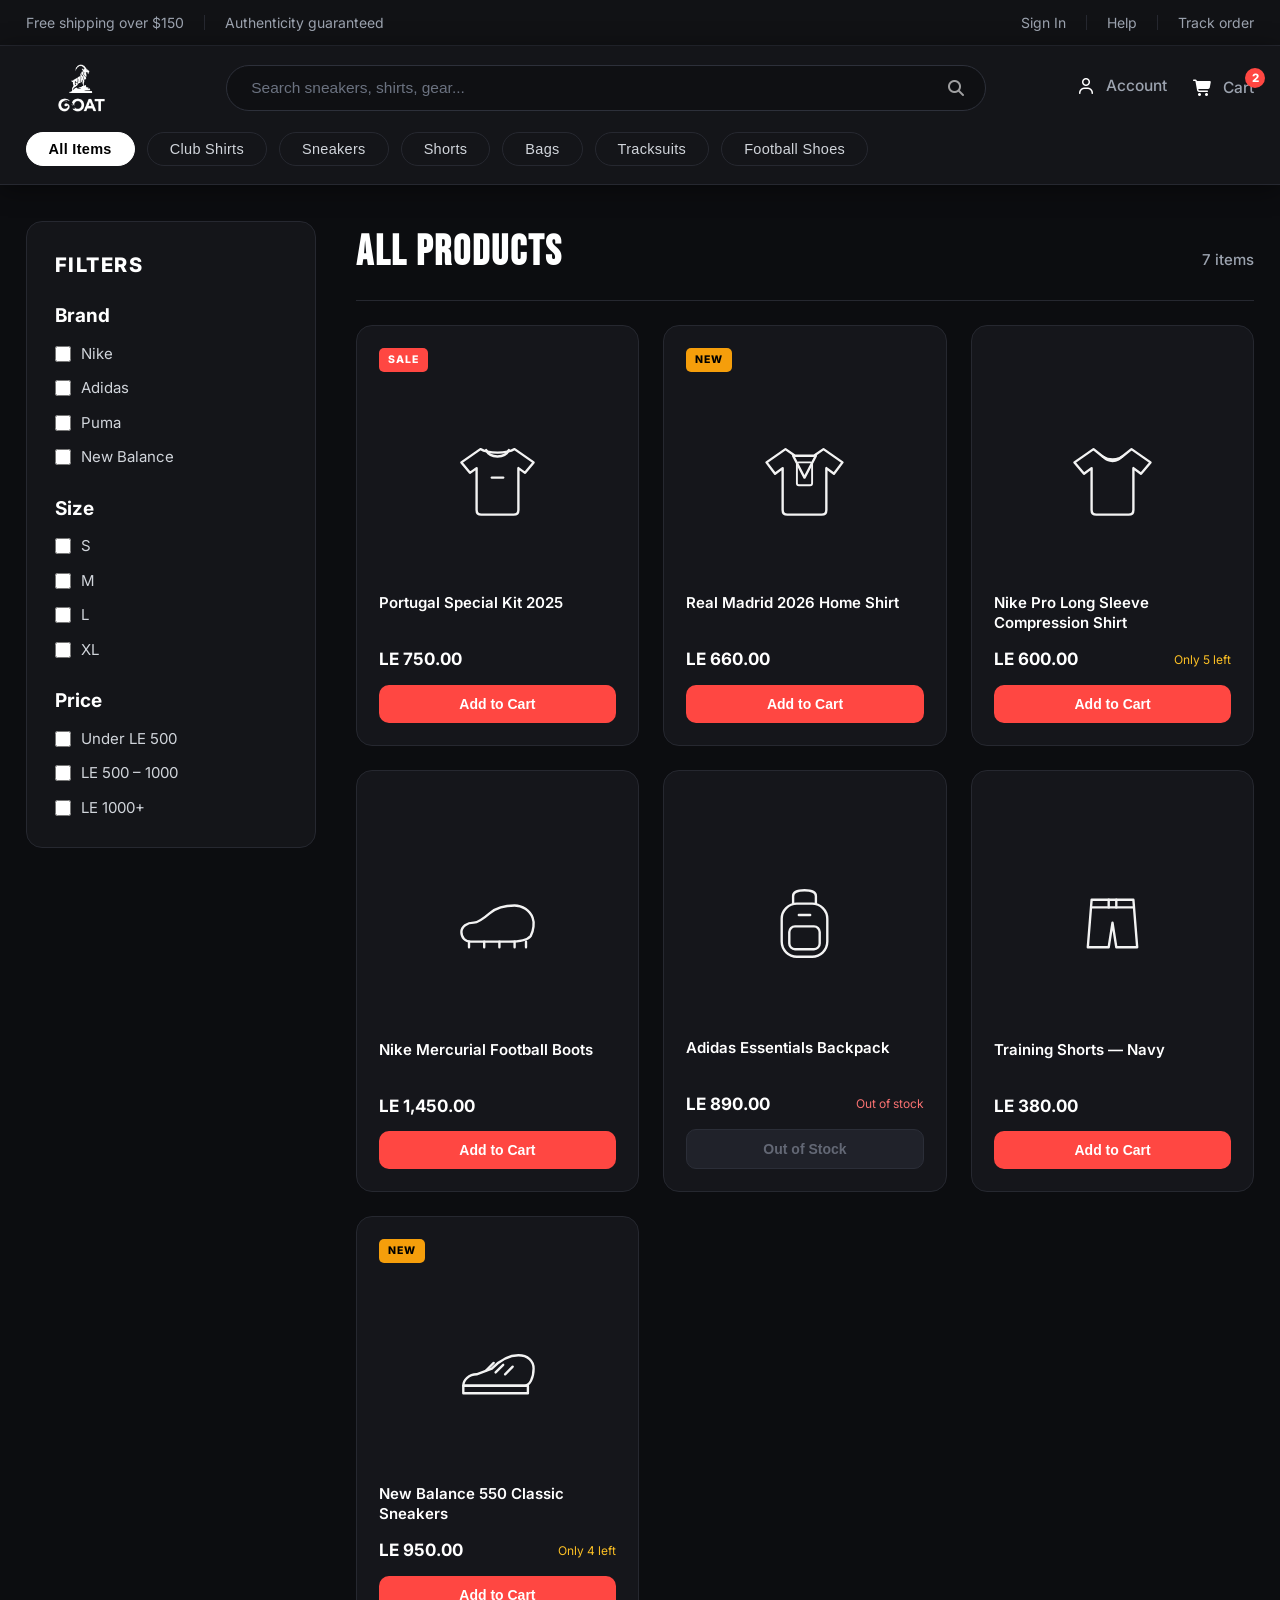
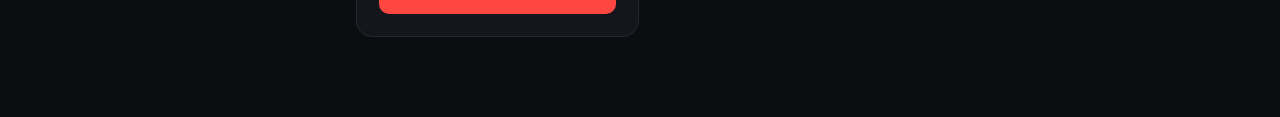
<file: E_commerce/index.html>
<!DOCTYPE html>
<html lang="en">
<head>
  <meta charset="UTF-8">
  <meta name="viewport" content="width=device-width, initial-scale=1.0">
  <title>GOAT &mdash; Official Store</title>
  <link rel="preconnect" href="https://fonts.googleapis.com">
  <link rel="preconnect" href="https://fonts.gstatic.com" crossorigin>
  <link href="https://fonts.googleapis.com/css2?family=Bebas+Neue&family=Inter:wght@400;500;600;700;800&display=swap" rel="stylesheet">
  <link rel="stylesheet" href="./css/index.css">
</head>
<body>

  <header>
    <div class="note_bar">
      <div class="util-bar">
        <div class="divider-group">
          <span class="divider-text">Free shipping over $150</span>
          <span class="divider-text">Authenticity guaranteed</span>
        </div>
        <div class="divider-group">
          <span class="divider-text"><a href="./login/login.html">Sign In</a></span>
          <span class="divider-text"><a href="#">Help</a></span>
          <span class="divider-text"><a href="#">Track order</a></span>
        </div>
      </div>
    </div>

    <div class="header_basic">
      <div class="frist_elements">
        <a href="./index.html" class="logo">
          <img src="./img/Gemini_Generated_Image_jregpmjregpmjreg-removebg-preview.png" alt="GOAT Logo" class="logo-img">
        </a>

        <div class="search-box">
          <input class="search-input" type="search" placeholder="Search sneakers, shirts, gear...">
          <img src="./icon/magnifying-glass-solid.png" alt="Search" class="search-icon">
        </div>

        <div class="account-cart">

          <a href="./Account/account.html">
            <span class="account-cart_2">
              <img src="./icon/user-regular.png" alt="Account">
              <span>Account</span>
            </span>
          </a>

          <a href="./cart/cart.html" class="cart-link-wrap">
            <span class="account-cart_2">
              <img src="./icon/cart-shopping-solid.png" alt="Cart">
              <span>Cart</span>
            </span>
            <span class="cart-counter-badge" id="navCartBadge">2</span>
          </a>
        </div>
      </div>

      <div class="second_elements">
        <button type="button" class="active">All Items</button>
        <button type="button">Club Shirts</button>
        <button type="button">Sneakers</button>
        <button type="button">Shorts</button>
        <button type="button">Bags</button>
        <button type="button">Tracksuits</button>
        <button type="button">Football Shoes</button>
      </div>
    </div>
  </header>

  <div class="shop-container">

    <aside class="sidebar-filters">
      <div class="filter-widget">
        <h2 class="filter-title">FILTERS</h2>

        <div class="filter-group">
          <h3 class="group-title">Brand</h3>
          <div class="options-container">
            <label class="checkbox-label"><input type="checkbox" name="brand" value="Nike"> Nike</label>
            <label class="checkbox-label"><input type="checkbox" name="brand" value="Adidas"> Adidas</label>
            <label class="checkbox-label"><input type="checkbox" name="brand" value="Puma"> Puma</label>
            <label class="checkbox-label"><input type="checkbox" name="brand" value="New Balance"> New Balance</label>
          </div>
        </div>

        <div class="filter-group">
          <h3 class="group-title">Size</h3>
          <div class="options-container">
            <label class="checkbox-label"><input type="checkbox" name="size" value="S"> S</label>
            <label class="checkbox-label"><input type="checkbox" name="size" value="M"> M</label>
            <label class="checkbox-label"><input type="checkbox" name="size" value="L"> L</label>
            <label class="checkbox-label"><input type="checkbox" name="size" value="XL"> XL</label>
          </div>
        </div>

        <div class="filter-group">
          <h3 class="group-title">Price</h3>
          <div class="options-container">
            <label class="checkbox-label"><input type="checkbox" name="price" value="Under LE 500"> Under LE 500</label>
            <label class="checkbox-label"><input type="checkbox" name="price" value="LE 500 – 1000"> LE 500 &ndash; 1000</label>
            <label class="checkbox-label"><input type="checkbox" name="price" value="LE 1000+"> LE 1000+</label>
          </div>
        </div>
      </div>
    </aside>

    <main class="products-section">
      <div class="products-header">
        <h2 class="category-heading" id="categoryHeading">ALL PRODUCTS</h2>
        <span class="products-count" id="productsCountEl">7 items</span>
      </div>

      <div class="products-grid">

      </div>
    </main>
  </div>

  <div class="toast-container" id="toastContainer"></div>

  <script src="./js/products-data.js"></script>
  <script src="./js/store-app.js"></script>
</body>
</html>
</file>
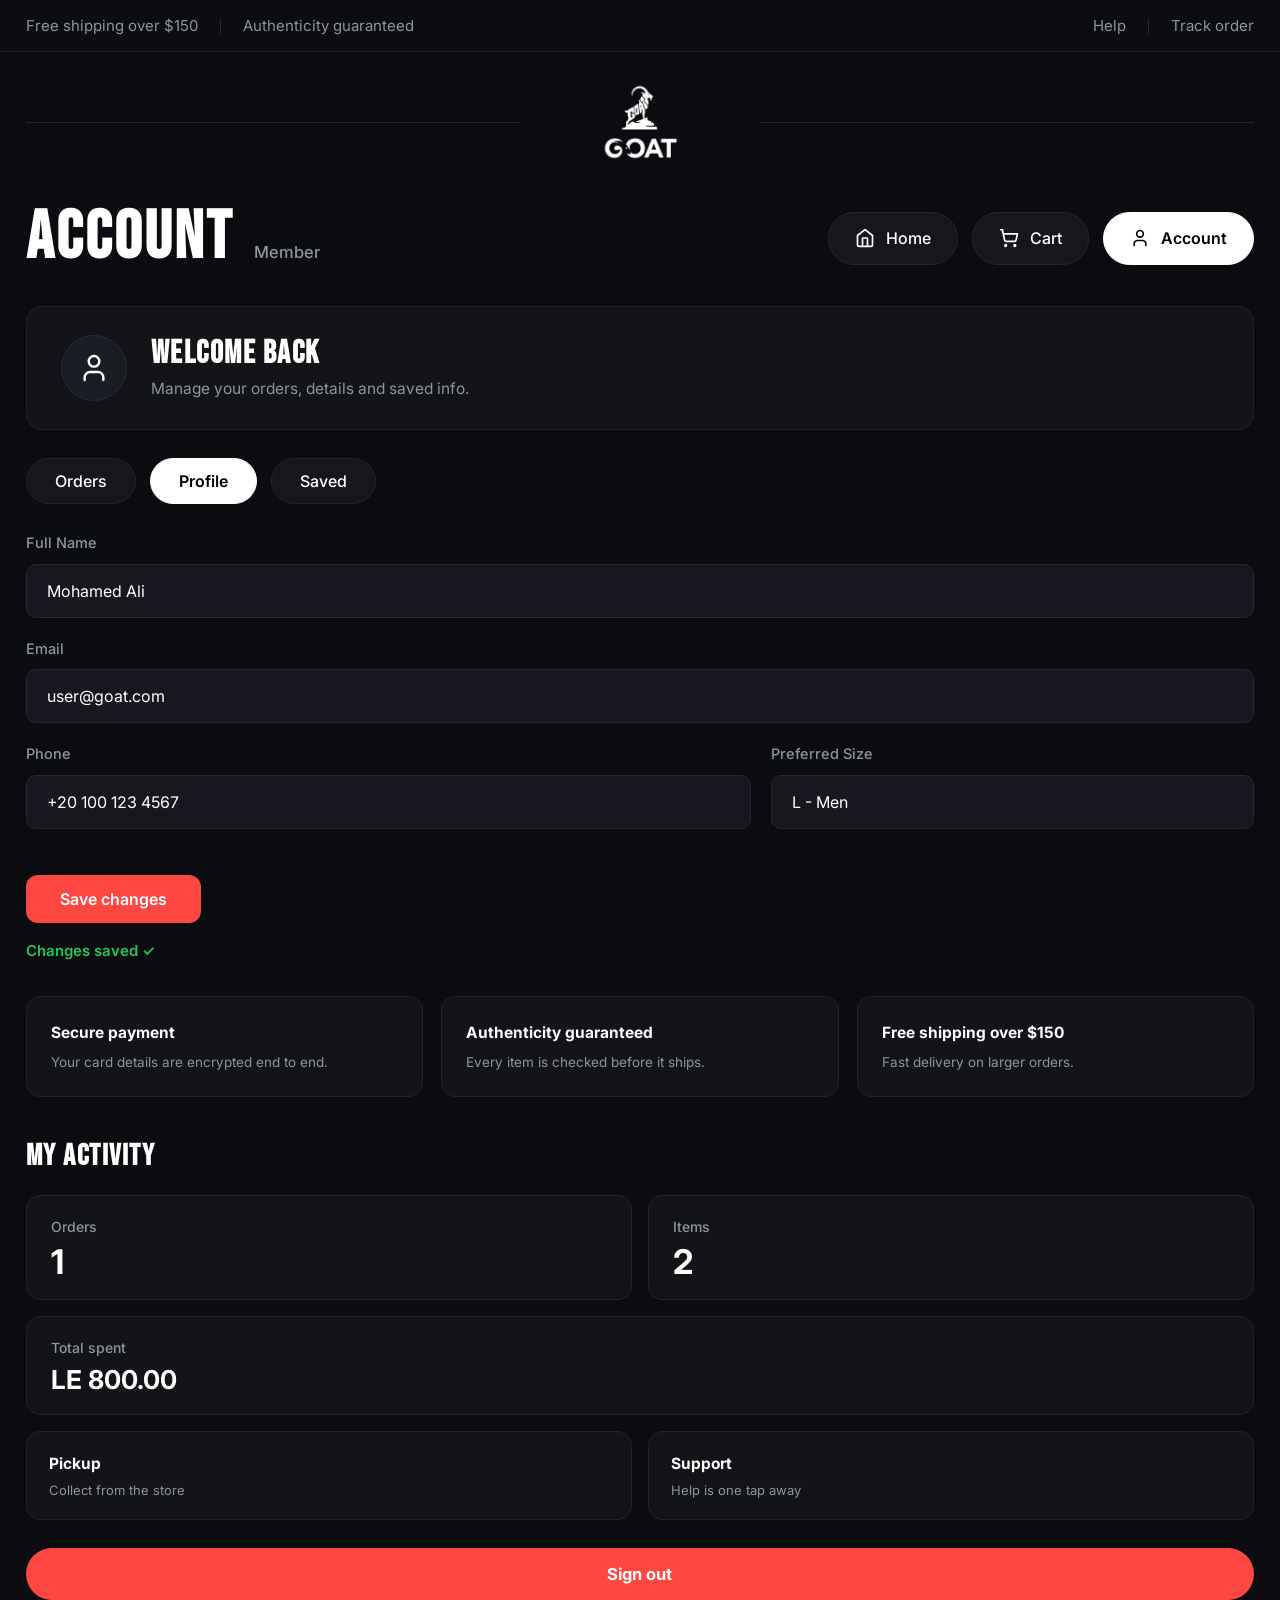
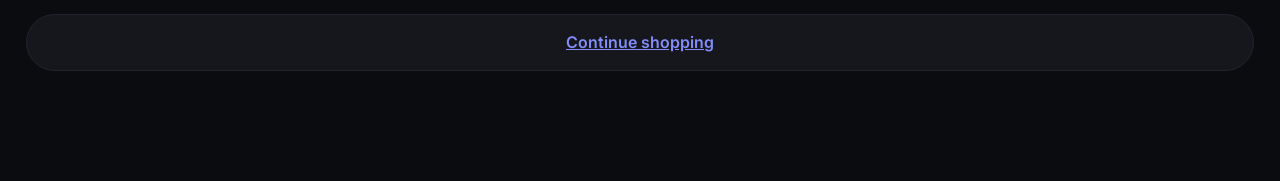
<file: E_commerce/Account/account.html>
<!DOCTYPE html>
<html lang="en">
<head>
  <meta charset="UTF-8">
  <meta name="viewport" content="width=device-width, initial-scale=1.0">
  <title>Account &mdash; GOAT</title>
  <link rel="preconnect" href="https://fonts.googleapis.com">
  <link rel="preconnect" href="https://fonts.gstatic.com" crossorigin>
  <link href="https://fonts.googleapis.com/css2?family=Bebas+Neue&family=Inter:wght@400;500;600;700;800&display=swap" rel="stylesheet">
  <link rel="stylesheet" href="./style.css">
</head>
<body>

  <div class="note-bar">
    <div class="note-bar-inner">
      <div class="note-group">
        <span class="note-item">Free shipping over $150</span>
        <span class="note-divider"></span>
        <span class="note-item">Authenticity guaranteed</span>
      </div>
      <div class="note-group">
        <a href="#" class="note-link" id="helpLink">Help</a>
        <span class="note-divider"></span>
        <a href="#" class="note-link" id="trackLink">Track order</a>
      </div>
    </div>
  </div>

  <div class="center-divider-row">
    <div class="center-divider-inner">
      <div class="divider-line"></div>
      <a href="../index.html" class="logo-link">
        <img src="../img/Gemini_Generated_Image_jregpmjregpmjreg-removebg-preview.png" alt="GOAT" class="center-logo-img">
      </a>
      <div class="divider-line"></div>
    </div>
  </div>

  <main class="main-wrapper">

    <div class="page-top-header">
      <div class="account-title-wrap">
        <h1 class="page-title">ACCOUNT</h1>
        <span class="member-badge">Member</span>
      </div>

      <nav class="nav-actions">
        <a href="../index.html" class="nav-btn">
          <svg class="nav-icon" viewBox="0 0 24 24" fill="none" stroke="currentColor" stroke-width="2" stroke-linecap="round" stroke-linejoin="round">
            <path d="m3 9 9-7 9 7v11a2 2 0 0 1-2 2H5a2 2 0 0 1-2-2z"/>
            <polyline points="9 22 9 12 15 12 15 22"/>
          </svg>
          <span>Home</span>
        </a>

        <a href="../cart/cart.html" class="nav-btn">
          <svg class="nav-icon" viewBox="0 0 24 24" fill="none" stroke="currentColor" stroke-width="2" stroke-linecap="round" stroke-linejoin="round">
            <circle cx="8" cy="21" r="1"/>
            <circle cx="19" cy="21" r="1"/>
            <path d="M2.05 2.05h2l2.66 12.42a2 2 0 0 0 2 1.58h9.78a2 2 0 0 0 1.95-1.57l1.65-7.43H5.12"/>
          </svg>
          <span>Cart</span>
        </a>

        <a href="./account.html" class="nav-btn active">
          <svg class="nav-icon" viewBox="0 0 24 24" fill="none" stroke="currentColor" stroke-width="2" stroke-linecap="round" stroke-linejoin="round">
            <path d="M19 21v-2a4 4 0 0 0-4-4H9a4 4 0 0 0-4 4v2"/>
            <circle cx="12" cy="7" r="4"/>
          </svg>
          <span>Account</span>
        </a>

        <a href="../owner/owner.html" class="nav-btn owner-nav-btn" id="ownerNavBtn" style="border-color: #92400e; color: #fbbf24; display: none;">
          <svg class="nav-icon" viewBox="0 0 24 24" fill="none" stroke="currentColor" stroke-width="2">
            <path d="M12 2L2 7l10 5 10-5-10-5zM2 17l10 5 10-5M2 12l10 5 10-5"/>
          </svg>
          <span>Owner</span>
        </a>
      </nav>
    </div>

    <div class="content-columns">

      <section class="left-column">

        <div class="welcome-card">
          <div class="avatar-circle">
            <svg class="avatar-icon" viewBox="0 0 24 24" fill="none" stroke="currentColor" stroke-width="1.8" stroke-linecap="round" stroke-linejoin="round">
              <path d="M19 21v-2a4 4 0 0 0-4-4H9a4 4 0 0 0-4 4v2"/>
              <circle cx="12" cy="7" r="4"/>
            </svg>
          </div>
          <div class="welcome-details">
            <h2 class="welcome-heading">WELCOME BACK</h2>
            <p class="welcome-subtext">Manage your orders, details and saved info.</p>
          </div>
        </div>

        <div class="account-tabs">
          <button type="button" class="tab-pill" data-tab="orders">Orders</button>
          <button type="button" class="tab-pill active" data-tab="profile">Profile</button>
          <button type="button" class="tab-pill" data-tab="saved">Saved</button>
        </div>

        <div class="tabs-container">

          <div class="tab-content" id="tab-orders">
            <div class="order-box">
              <div class="order-header-row">
                <div class="order-number-meta">
                  <span class="order-code">Order 01074473660</span>
                  <span class="order-timestamp">Placed 2026/10/14</span>
                </div>
                <span class="pickup-status-badge">Ready for pickup</span>
              </div>

              <div class="order-items-group">

                <div class="order-product-row">
                  <div class="product-icon-wrap">
                    <svg class="product-svg-icon" viewBox="0 0 24 24" fill="none" stroke="currentColor" stroke-width="1.8" stroke-linecap="round" stroke-linejoin="round">
                      <path d="M20.38 3.46 16 2a4 4 0 0 1-8 0L3.62 3.46a2 2 0 0 0-1.34 2.23l.58 3.47a1 1 0 0 0 .99.84H6v10c0 1.1.9 2 2 2h8a2 2 0 0 0 2-2V10h2.15a1 1 0 0 0 .99-.84l.58-3.47a2 2 0 0 0-1.34-2.23z"/>
                    </svg>
                  </div>
                  <div class="product-text-meta">
                    <div class="product-name">Real Madrid 2026 Home Shirt</div>
                    <div class="product-variant">Size M · Qty 1</div>
                  </div>
                  <div class="product-price">LE 660.00</div>
                </div>

                <div class="order-product-row">
                  <div class="product-icon-wrap">
                    <svg class="product-svg-icon" viewBox="0 0 24 24" fill="none" stroke="currentColor" stroke-width="1.8" stroke-linecap="round" stroke-linejoin="round">
                      <path d="M4 4h16v3l-2 11-4-1-2-4-2 4-4 1L4 7V4z"/>
                    </svg>
                  </div>
                  <div class="product-text-meta">
                    <div class="product-name">Training Shorts — Navy</div>
                    <div class="product-variant">Size M · Qty 1</div>
                  </div>
                  <div class="product-price">LE 90.00</div>
                </div>
              </div>

              <div class="order-footer-row">
                <span class="order-total-amount">Total LE 800.00</span>
                <a href="../receipt/receipt.html" class="order-receipt-link">View receipt</a>
              </div>
            </div>
          </div>

          <div class="tab-content active" id="tab-profile">
            <form class="profile-card-form" id="profileForm" autocomplete="off">

              <div class="input-block">
                <label for="fullName" class="field-label">Full Name</label>
                <input type="text" id="fullName" class="text-input" placeholder="Your full name" value="Karim Mostafa">
              </div>

              <div class="input-block">
                <label for="profileEmail" class="field-label">Email</label>
                <input type="email" id="profileEmail" class="text-input" placeholder="you@example.com" value="you@example.com">
              </div>

              <div class="input-flex-row">
                <div class="input-block flex-grow-phone">
                  <label for="profilePhone" class="field-label">Phone</label>
                  <input type="tel" id="profilePhone" class="text-input" placeholder="+20 000 000 0000" value="+20 000 000 0000">
                </div>
                <div class="input-block flex-grow-size">
                  <label for="preferredSize" class="field-label">Preferred Size</label>
                  <input type="text" id="preferredSize" class="text-input" placeholder="M" value="M">
                </div>
              </div>

              <div class="form-action-area">
                <button type="submit" class="btn-save-action" id="btnSaveProfile">Save changes</button>
              </div>

              <div class="save-status-msg" id="saveStatusFeedback">
                <span>Changes saved ✓</span>
              </div>
            </form>
          </div>

          <div class="tab-content" id="tab-saved">
            <div class="saved-options-list">
              <button type="button" class="action-outline-card" id="btnActionCard">
                <span class="action-plus">+</span>
                <span>Add a payment card</span>
              </button>

              <button type="button" class="action-outline-card" id="btnActionStore">
                <span class="action-plus">+</span>
                <span>Add a pickup store</span>
              </button>

              <button type="button" class="action-outline-card" id="btnActionWishlist">
                <span class="action-plus">+</span>
                <span>Add to wishlist</span>
              </button>
            </div>
          </div>

        </div>

        <div class="trust-row">
          <div class="trust-box">
            <h4 class="trust-heading">Secure payment</h4>
            <p class="trust-para">Your card details are encrypted end to end.</p>
          </div>
          <div class="trust-box">
            <h4 class="trust-heading">Authenticity guaranteed</h4>
            <p class="trust-para">Every item is checked before it ships.</p>
          </div>
          <div class="trust-box">
            <h4 class="trust-heading">Free shipping over $150</h4>
            <p class="trust-para">Fast delivery on larger orders.</p>
          </div>
        </div>

      </section>

      <aside class="right-column">
        <div class="activity-panel">
          <h3 class="activity-title">MY ACTIVITY</h3>

          <div class="activity-stats-row">
            <div class="stat-card">
              <span class="stat-label">Orders</span>
              <span class="stat-digit">1</span>
            </div>
            <div class="stat-card">
              <span class="stat-label">Items</span>
              <span class="stat-digit">2</span>
            </div>
          </div>

          <div class="stat-card total-spent-card">
            <span class="stat-label">Total spent</span>
            <span class="total-spent-val">LE 800.00</span>
          </div>

          <div class="activity-links-row">
            <div class="activity-subcard" id="pickupSubcard">
              <h5 class="subcard-title">Pickup</h5>
              <p class="subcard-desc">Collect from the store</p>
            </div>
            <div class="activity-subcard" id="supportSubcard">
              <h5 class="subcard-title">Support</h5>
              <p class="subcard-desc">Help is one tap away</p>
            </div>
          </div>

          <div class="activity-actions">
            <button type="button" class="btn-signout" id="btnSignOut">Sign out</button>
            <a href="../index.html" class="btn-continue-shopping">Continue shopping</a>
          </div>
        </div>
      </aside>

    </div>
  </main>

  <div class="modal-overlay" id="interactiveModal">
    <div class="modal-window">
      <button type="button" class="modal-close" id="modalCloseBtn">&times;</button>
      <div class="modal-icon-header">
        <svg viewBox="0 0 24 24" fill="none" stroke="currentColor" stroke-width="2.5" stroke-linecap="round" stroke-linejoin="round">
          <circle cx="12" cy="12" r="10"/>
          <line x1="12" y1="8" x2="12" y2="12"/>
          <line x1="12" y1="16" x2="12.01" y2="16"/>
        </svg>
      </div>
      <h3 class="modal-heading" id="modalTitle">Notification</h3>
      <p class="modal-description" id="modalDesc">Details will appear here.</p>
      <div class="modal-btn-row">
        <button type="button" class="modal-btn-primary" id="modalConfirmBtn">OK</button>
      </div>
    </div>
  </div>

  <script src="../user-credentials.js"></script>
  <script src="../js/products-data.js"></script>
  <script src="./script.js"></script>
</body>
</html>
</file>
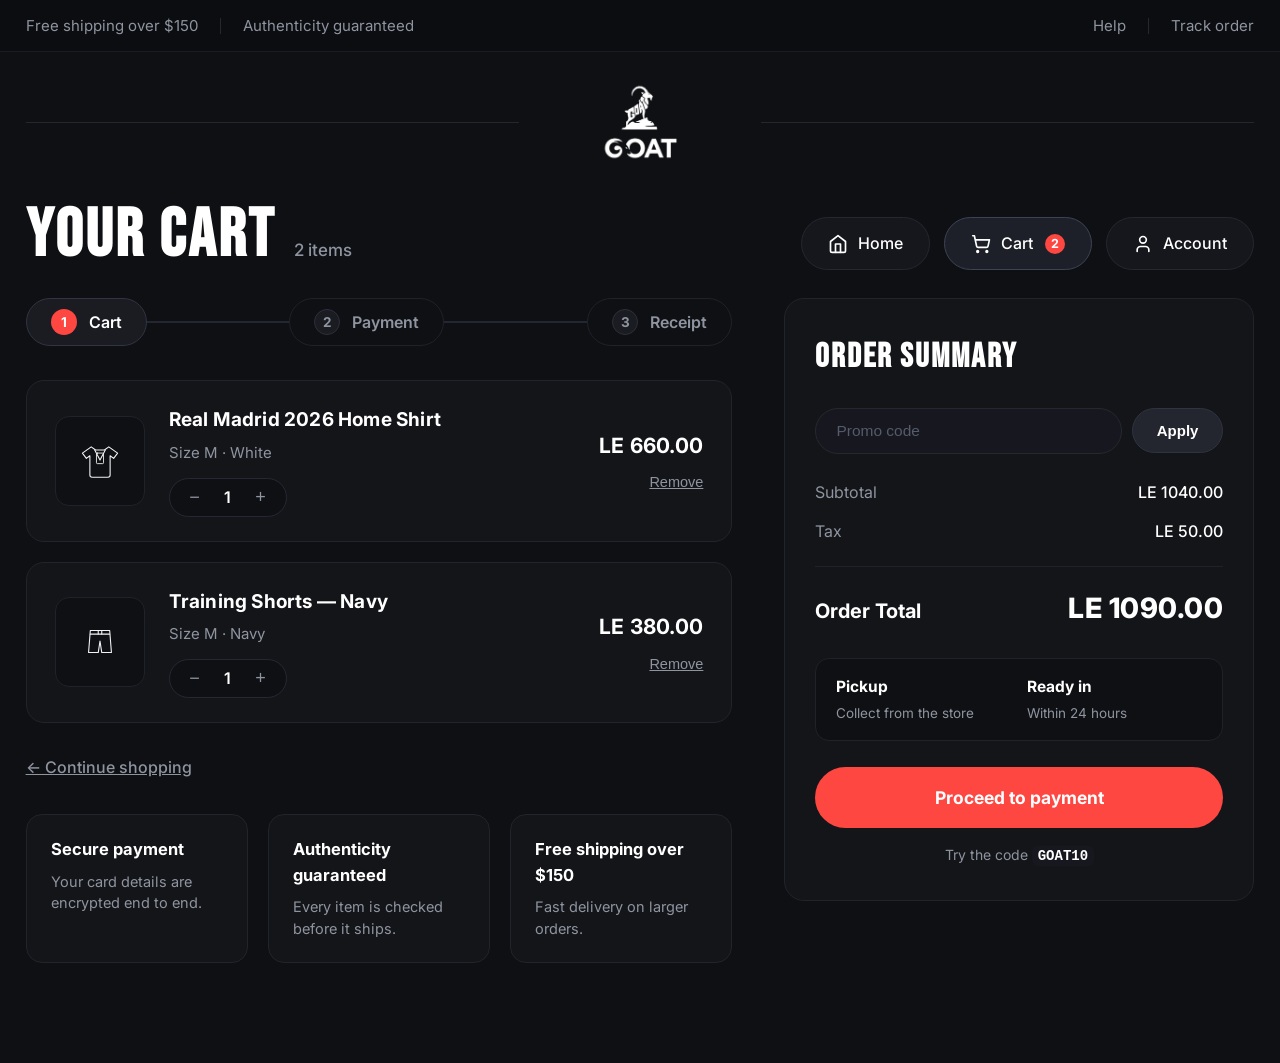
<file: E_commerce/cart/cart.html>
<!DOCTYPE html>
<html lang="en">
<head>
  <meta charset="UTF-8">
  <meta name="viewport" content="width=device-width, initial-scale=1.0">
  <title>Your Cart — GOAT</title>
  <link rel="preconnect" href="https://fonts.googleapis.com">
  <link rel="preconnect" href="https://fonts.gstatic.com" crossorigin>
  <link href="https://fonts.googleapis.com/css2?family=Bebas+Neue&family=Inter:wght@400;500;600;700;800&display=swap" rel="stylesheet">
  <link rel="stylesheet" href="./style.css">
</head>
<body>

  <div class="note-bar">
    <div class="note-bar-inner">
      <div class="note-group">
        <span class="note-item">Free shipping over $150</span>
        <span class="note-divider"></span>
        <span class="note-item">Authenticity guaranteed</span>
      </div>
      <div class="note-group">
        <a href="#" class="note-link">Help</a>
        <span class="note-divider"></span>
        <a href="#" class="note-link">Track order</a>
      </div>
    </div>
  </div>

  <div class="center-divider-row">
    <div class="center-divider-inner">
      <div class="divider-line"></div>
      <a href="../index.html" class="logo-link">
        <img src="../img/Gemini_Generated_Image_jregpmjregpmjreg-removebg-preview.png" alt="GOAT" class="center-logo-img">
      </a>
      <div class="divider-line"></div>
    </div>
  </div>

  <main class="main-wrapper">

    <div class="page-top-header">
      <div class="cart-title-wrap">
        <h1 class="page-title">YOUR CART</h1>
        <span class="items-count-badge" id="itemsCountBadge">2 items</span>
      </div>

      <nav class="nav-actions">
        <a href="../index.html" class="nav-btn">
          <svg class="nav-icon" viewBox="0 0 24 24" fill="none" stroke="currentColor" stroke-width="2" stroke-linecap="round" stroke-linejoin="round">
            <path d="m3 9 9-7 9 7v11a2 2 0 0 1-2 2H5a2 2 0 0 1-2-2z"/>
            <polyline points="9 22 9 12 15 12 15 22"/>
          </svg>
          <span>Home</span>
        </a>

        <a href="./cart.html" class="nav-btn active">
          <svg class="nav-icon" viewBox="0 0 24 24" fill="none" stroke="currentColor" stroke-width="2" stroke-linecap="round" stroke-linejoin="round">
            <circle cx="8" cy="21" r="1"/>
            <circle cx="19" cy="21" r="1"/>
            <path d="M2.05 2.05h2l2.66 12.42a2 2 0 0 0 2 1.58h9.78a2 2 0 0 0 1.95-1.57l1.65-7.43H5.12"/>
          </svg>
          <span>Cart</span>
          <span class="red-badge" id="navCartBadge">2</span>
        </a>

        <a href="../Account/account.html" class="nav-btn">
          <svg class="nav-icon" viewBox="0 0 24 24" fill="none" stroke="currentColor" stroke-width="2" stroke-linecap="round" stroke-linejoin="round">
            <path d="M19 21v-2a4 4 0 0 0-4-4H9a4 4 0 0 0-4 4v2"/>
            <circle cx="12" cy="7" r="4"/>
          </svg>
          <span>Account</span>
        </a>

        <a href="../owner/owner.html" class="nav-btn owner-nav-btn" id="ownerNavBtn" style="border-color: #92400e; color: #fbbf24; display: none;">
          <svg class="nav-icon" viewBox="0 0 24 24" fill="none" stroke="currentColor" stroke-width="2">
            <path d="M12 2L2 7l10 5 10-5-10-5zM2 17l10 5 10-5M2 12l10 5 10-5"/>
          </svg>
          <span>Owner</span>
        </a>
      </nav>
    </div>

    <div class="content-columns">

      <section class="left-column">

        <div class="stepper-bar">
          <div class="stepper-track"></div>

          <div class="step-item step-active">
            <span class="step-circle red-circle">1</span>
            <span class="step-text">Cart</span>
          </div>

          <a href="../pyment/payment.html" class="step-item step-pending">
            <span class="step-circle gray-circle">2</span>
            <span class="step-text">Payment</span>
          </a>

          <a href="../receipt/receipt.html" class="step-item step-pending">
            <span class="step-circle gray-circle">3</span>
            <span class="step-text">Receipt</span>
          </a>
        </div>

        <div class="cart-items-list" id="cartItemsList">

          <div class="cart-item-card" data-item-id="rm-shirt-2026">
            <div class="item-left-wrap">
              <div class="item-thumbnail">
                <svg viewBox="0 0 24 24" fill="none" stroke="currentColor" stroke-width="1.8" stroke-linecap="round" stroke-linejoin="round">
                  <path d="M20.38 3.46 16 2a4 4 0 0 1-8 0L3.62 3.46a2 2 0 0 0-1.34 2.23l.58 3.47a1 1 0 0 0 .99.84H6v10c0 1.1.9 2 2 2h8a2 2 0 0 0 2-2V10h2.15a1 1 0 0 0 .99-.84l.58-3.47a2 2 0 0 0-1.34-2.23z"/>
                </svg>
              </div>
              <div class="item-details">
                <h3 class="item-title">Real Madrid 2026 Home Shirt</h3>
                <span class="item-meta">Size M · White</span>
                <div class="qty-controller">
                  <button type="button" class="qty-btn btn-qty-minus" aria-label="Decrease quantity">−</button>
                  <span class="qty-value">1</span>
                  <button type="button" class="qty-btn btn-qty-plus" aria-label="Increase quantity">+</button>
                </div>
              </div>
            </div>
            <div class="item-right-wrap">
              <span class="item-price">LE 660.00</span>
              <button type="button" class="btn-remove-item">Remove</button>
            </div>
          </div>

          <div class="cart-item-card" data-item-id="tr-shorts-navy">
            <div class="item-left-wrap">
              <div class="item-thumbnail">
                <svg viewBox="0 0 24 24" fill="none" stroke="currentColor" stroke-width="1.8" stroke-linecap="round" stroke-linejoin="round">
                  <path d="M4 4h16v3l-2 11-4-1-2-4-2 4-4 1L4 7V4z"/>
                </svg>
              </div>
              <div class="item-details">
                <h3 class="item-title">Training Shorts — Navy</h3>
                <span class="item-meta">Size M · Navy</span>
                <div class="qty-controller">
                  <button type="button" class="qty-btn btn-qty-minus" aria-label="Decrease quantity">−</button>
                  <span class="qty-value">1</span>
                  <button type="button" class="qty-btn btn-qty-plus" aria-label="Increase quantity">+</button>
                </div>
              </div>
            </div>
            <div class="item-right-wrap">
              <span class="item-price">LE 90.00</span>
              <button type="button" class="btn-remove-item">Remove</button>
            </div>
          </div>

        </div>

        <div class="empty-cart-state" id="emptyCartState">
          <svg class="empty-icon" viewBox="0 0 24 24" fill="none" stroke="currentColor" stroke-width="1.8" stroke-linecap="round" stroke-linejoin="round">
            <circle cx="8" cy="21" r="1"/>
            <circle cx="19" cy="21" r="1"/>
            <path d="M2.05 2.05h2l2.66 12.42a2 2 0 0 0 2 1.58h9.78a2 2 0 0 0 1.95-1.57l1.65-7.43H5.12"/>
          </svg>
          <h3 class="empty-title">Your cart is empty</h3>
          <p class="empty-sub">Looks like you haven't added anything to your cart yet.</p>
          <a href="../index.html" class="btn-shop-now">Start Shopping</a>
        </div>

        <a href="../index.html" class="continue-shopping-link">
          &larr; Continue shopping
        </a>

        <div class="trust-grid">
          <div class="trust-card">
            <h4 class="trust-title">Secure payment</h4>
            <p class="trust-desc">Your card details are encrypted end to end.</p>
          </div>
          <div class="trust-card">
            <h4 class="trust-title">Authenticity guaranteed</h4>
            <p class="trust-desc">Every item is checked before it ships.</p>
          </div>
          <div class="trust-card">
            <h4 class="trust-title">Free shipping over $150</h4>
            <p class="trust-desc">Fast delivery on larger orders.</p>
          </div>
        </div>

      </section>

      <aside class="right-column">
        <div class="summary-card">
          <h2 class="summary-title">ORDER SUMMARY</h2>

          <div class="promo-box">
            <div class="promo-input-wrap">
              <input type="text" id="promoInput" class="promo-input" placeholder="Promo code" autocomplete="off">
            </div>
            <button type="button" class="btn-promo-apply" id="btnPromoApply">Apply</button>
          </div>
          <p class="promo-msg" id="promoMsg"></p>

          <div class="calc-lines-wrap">
            <div class="calc-line">
              <span>Subtotal</span>
              <span class="calc-val" id="subtotalEl">LE 750.00</span>
            </div>
            <div class="calc-line discount-line" id="discountRow">
              <span id="discountLabel">Discount</span>
              <span class="calc-val" id="discountEl">-LE 0.00</span>
            </div>
            <div class="calc-line">
              <span>Tax</span>
              <span class="calc-val" id="taxEl">LE 50.00</span>
            </div>
          </div>

          <div class="total-divider"></div>

          <div class="order-total-row">
            <span class="total-label">Order Total</span>
            <span class="total-amount" id="orderTotalEl">LE 800.00</span>
          </div>

          <div class="pickup-card">
            <div class="pickup-cell">
              <span class="pickup-heading">Pickup</span>
              <span class="pickup-sub">Collect from the store</span>
            </div>
            <div class="pickup-cell">
              <span class="pickup-heading">Ready in</span>
              <span class="pickup-sub">Within 24 hours</span>
            </div>
          </div>

          <a href="../pyment/payment.html" class="btn-proceed-payment" id="btnProceed">
            Proceed to payment
          </a>

          <p class="promo-hint" id="promoHint">
            Try the code <code>GOAT10</code>
          </p>

        </div>
      </aside>

    </div>
  </main>

  <script src="../js/products-data.js"></script>
  <script src="./script.js"></script>
</body>
</html>
</file>
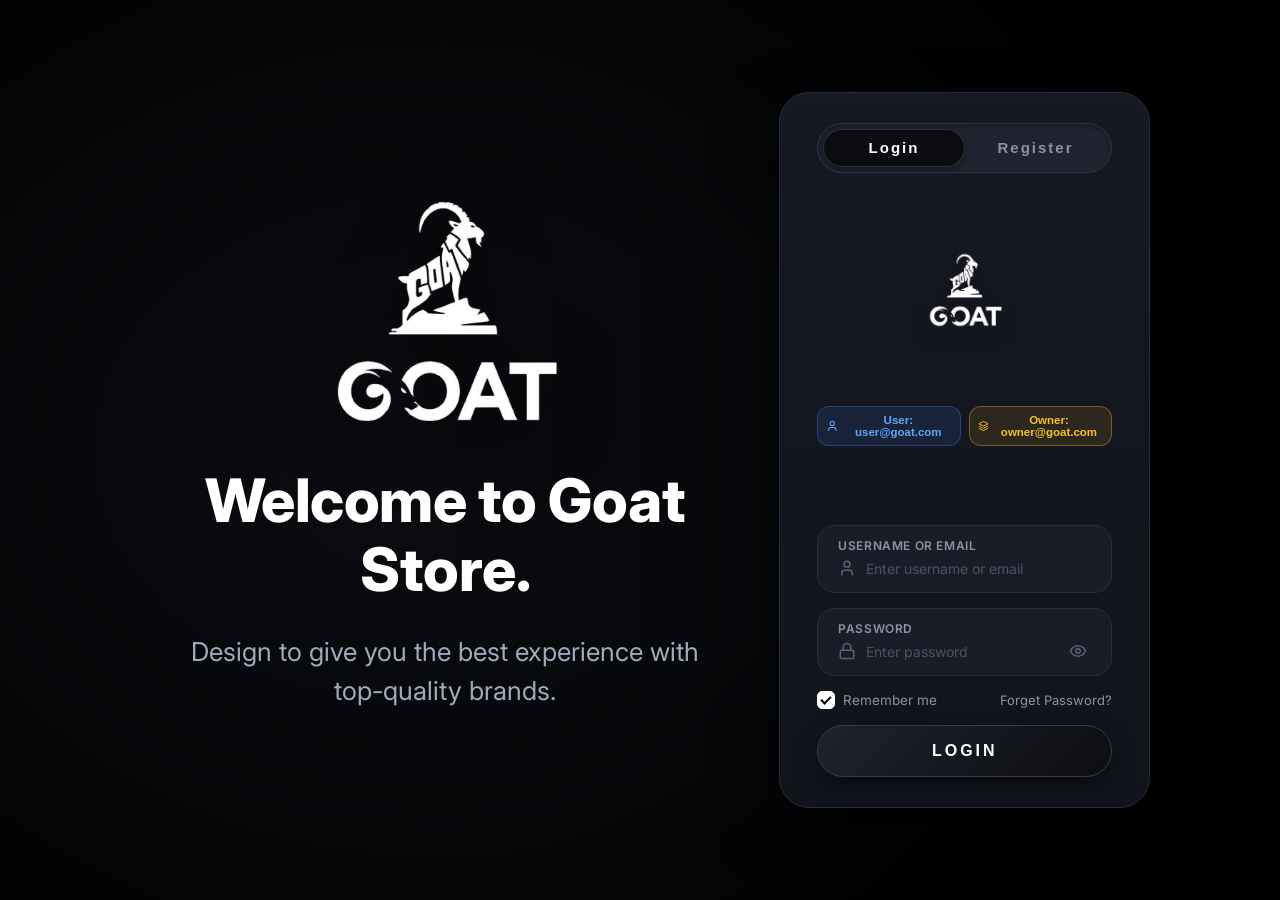
<file: E_commerce/login/login.html>
<!DOCTYPE html>
<html lang="en">
<head>
    <meta charset="UTF-8">
    <meta name="viewport" content="width=device-width, initial-scale=1.0">
    <title>Login &mdash; GOAT</title>
    <link rel="preconnect" href="https://fonts.googleapis.com">
    <link rel="preconnect" href="https://fonts.gstatic.com" crossorigin>
    <link href="https://fonts.googleapis.com/css2?family=Inter:wght@400;500;600;700&display=swap" rel="stylesheet">
    <link rel="stylesheet" href="./style.css">
</head>
<body>
    <div class="parent">

        <div class="div1">
            <div class="toggle-container">

                <div class="toggle-slider"></div>

                <button type="button" class="toggle-btn active" onclick="switchTab(this, 'login')">Login</button>
                <button type="button" class="toggle-btn" onclick="switchTab(this, 'register')">Register</button>
            </div>

            <div class="div-logo-white">
                <a href="../index.html" title="GOAT Store">
                    <img src="../img/Gemini_Generated_Image_jregpmjregpmjreg-removebg-preview.png" class="logo-white" alt="GOAT">
                </a>
            </div>

            <div class="credentials-quick-bar" style="width: 80%; max-width: 390px; margin: 0 auto 10px; display: flex; gap: 8px;">
                <button type="button" class="btn-quick-fill" id="btnFillUser" title="تعبئة بيانات حساب العميل / User" style="flex: 1; padding: 7px 8px; background: rgba(59, 130, 246, 0.12); border: 1px solid rgba(59, 130, 246, 0.35); border-radius: 12px; color: #60a5fa; font-size: 11.5px; font-weight: 600; cursor: pointer; display: flex; align-items: center; justify-content: center; gap: 6px; transition: all 0.2s;">
                    <svg width="14" height="14" viewBox="0 0 24 24" fill="none" stroke="currentColor" stroke-width="2"><path d="M19 21v-2a4 4 0 0 0-4-4H9a4 4 0 0 0-4 4v2"/><circle cx="12" cy="7" r="4"/></svg>
                    <span>User: user@goat.com</span>
                </button>
                <button type="button" class="btn-quick-fill" id="btnFillOwner" title="تعبئة بيانات مالك المتجر / Owner" style="flex: 1; padding: 7px 8px; background: rgba(251, 191, 36, 0.1); border: 1px solid rgba(251, 191, 36, 0.35); border-radius: 12px; color: #fbbf24; font-size: 11.5px; font-weight: 600; cursor: pointer; display: flex; align-items: center; justify-content: center; gap: 6px; transition: all 0.2s;">
                    <svg width="14" height="14" viewBox="0 0 24 24" fill="none" stroke="currentColor" stroke-width="2"><path d="M12 2L2 7l10 5 10-5-10-5zM2 17l10 5 10-5M2 12l10 5 10-5"/></svg>
                    <span>Owner: owner@goat.com</span>
                </button>
            </div>

            <div class="login-alert-box" id="loginAlert"></div>

            <form id="login-form">
                <div class="input-field" id="input-email">
                    <label for="email">Username or Email</label>
                    <div class="input-wrapper">
                        <svg class="input-icon" xmlns="http://www.w3.org/2000/svg" width="18" height="18" viewBox="0 0 24 24" fill="none" stroke="currentColor" stroke-width="2" stroke-linecap="round" stroke-linejoin="round"><path d="M19 21v-2a4 4 0 0 0-4-4H9a4 4 0 0 0-4 4v2"/><circle cx="12" cy="7" r="4"/></svg>
                        <input type="text" id="email" placeholder="Enter username or email" required autocomplete="username" />
                    </div>
                </div>

                <div class="input-field">
                    <label for="password">Password</label>
                    <div class="input-wrapper">
                        <svg class="input-icon" xmlns="http://www.w3.org/2000/svg" width="18" height="18" viewBox="0 0 24 24" fill="none" stroke="currentColor" stroke-width="2" stroke-linecap="round" stroke-linejoin="round"><rect width="18" height="11" x="3" y="11" rx="2" ry="2"/><path d="M7 11V7a5 5 0 0 1 10 0v4"/></svg>
                        <input type="password" id="password" placeholder="Enter password" required autocomplete="current-password" />
                        <button type="button" class="btn-toggle-eye" data-target="password" title="Show/Hide Password" aria-label="Toggle password visibility">
                            <svg width="18" height="18" viewBox="0 0 24 24" fill="none" stroke="currentColor" stroke-width="2"><path d="M2 12s3-7 10-7 10 7 10 7-3 7-10 7-10-7-10-7Z"/><circle cx="12" cy="12" r="3"/></svg>
                        </button>
                    </div>
                </div>

                <div class="remember-forget">
                    <label class="custom-checkbox">
                        <input type="checkbox" id="remember" checked>
                        <span class="checkmark"></span>
                        <span class="label-text">Remember me</span>
                    </label>
                    <a href="#" class="forget-link">Forget Password?</a>
                </div>

                <div class="dev">
                    <button type="submit" class="btn_login" id="btnLoginSubmit">Login</button>
                </div>
            </form>

            <form id="register-form" style="display: none;">
                <div class="input-field">
                    <label for="reg-name">Full Name</label>
                    <div class="input-wrapper">
                        <svg class="input-icon" xmlns="http://www.w3.org/2000/svg" width="18" height="18" viewBox="0 0 24 24" fill="none" stroke="currentColor" stroke-width="2"><path d="M19 21v-2a4 4 0 0 0-4-4H9a4 4 0 0 0-4 4v2"/><circle cx="12" cy="7" r="4"/></svg>
                        <input type="text" id="reg-name" placeholder="Enter your full name" required autocomplete="name" />
                    </div>
                </div>

                <div class="input-field">
                    <label for="reg-email">Email Address</label>
                    <div class="input-wrapper">
                        <svg class="input-icon" xmlns="http://www.w3.org/2000/svg" width="18" height="18" viewBox="0 0 24 24" fill="none" stroke="currentColor" stroke-width="2"><rect width="20" height="16" x="2" y="4" rx="2"/><path d="m22 7-8.97 5.7a1.94 1.94 0 0 1-2.06 0L2 7"/></svg>
                        <input type="email" id="reg-email" placeholder="Enter your email" required autocomplete="email" />
                    </div>
                </div>

                <div class="input-field">
                    <label for="reg-password">Password</label>
                    <div class="input-wrapper">
                        <svg class="input-icon" xmlns="http://www.w3.org/2000/svg" width="18" height="18" viewBox="0 0 24 24" fill="none" stroke="currentColor" stroke-width="2"><rect width="18" height="11" x="3" y="11" rx="2" ry="2"/><path d="M7 11V7a5 5 0 0 1 10 0v4"/></svg>
                        <input type="password" id="reg-password" placeholder="Create a password" required autocomplete="new-password" />
                        <button type="button" class="btn-toggle-eye" data-target="reg-password" title="Show/Hide Password" aria-label="Toggle password visibility">
                            <svg width="18" height="18" viewBox="0 0 24 24" fill="none" stroke="currentColor" stroke-width="2"><path d="M2 12s3-7 10-7 10 7 10 7-3 7-10 7-10-7-10-7Z"/><circle cx="12" cy="12" r="3"/></svg>
                        </button>
                    </div>
                </div>

                <div class="dev" style="margin-top: 15px;">
                    <button type="submit" class="btn_login" id="btnRegisterSubmit">Create Account</button>
                </div>
            </form>

        </div>

        <div class="div2">
            <a href="../index.html">
                <img src="../img/Gemini_Generated_Image_jregpmjregpmjreg-removebg-preview.png" alt="GOAT Logo" class="logo">
            </a>
            <h1 class="welcome-text">
                Welcome to Goat Store.
            </h1>
            <p class="description-text">
                Design to give you the best experience with top-quality brands.
            </p>
        </div>
    </div>

    <script src="../owner-credentials.js"></script>
    <script src="../user-credentials.js"></script>
    <script src="../js/products-data.js"></script>
    <script src="./script.js"></script>
</body>
</html>
</file>
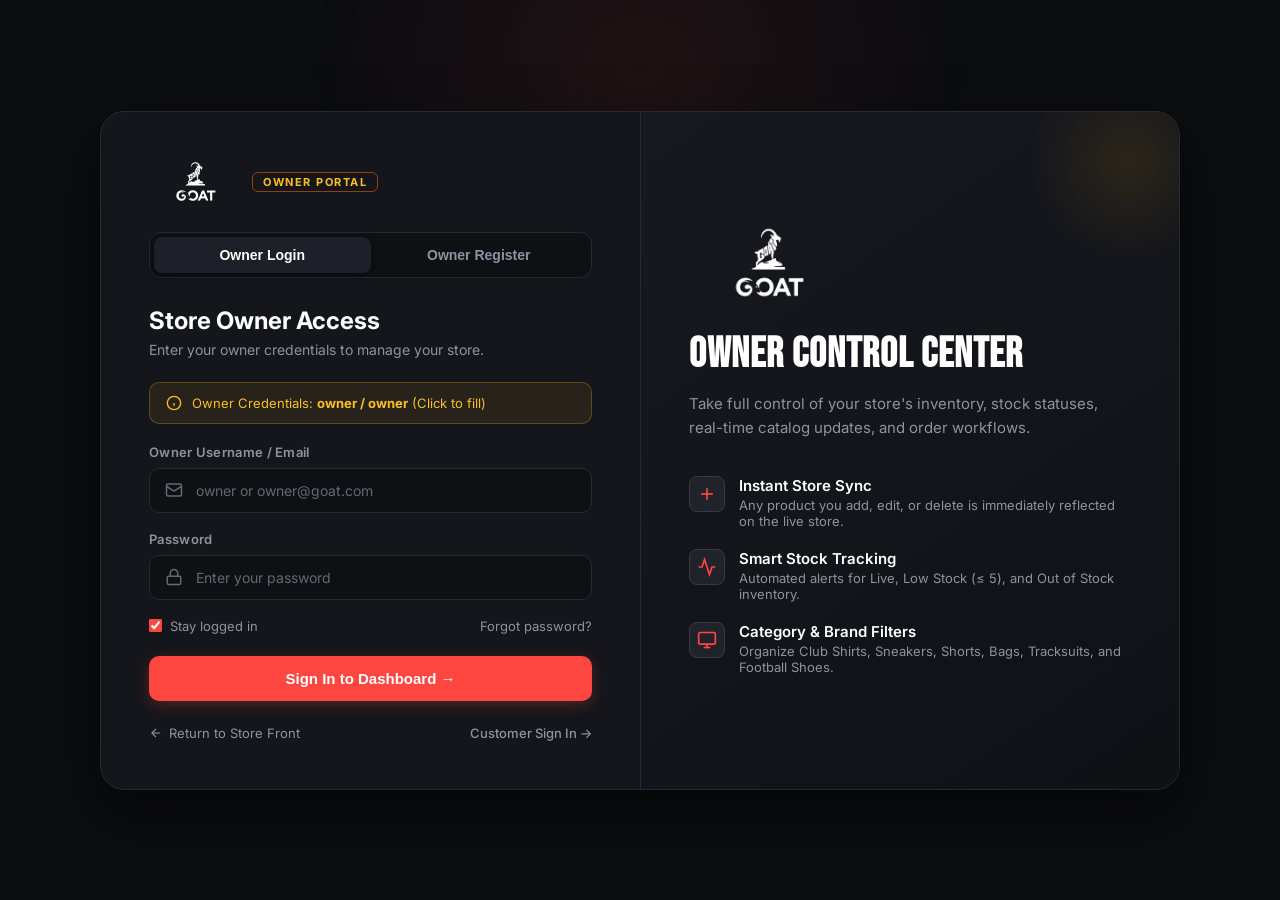
<file: E_commerce/owner/login.html>
<!DOCTYPE html>
<html lang="en">
<head>
  <meta charset="UTF-8">
  <meta name="viewport" content="width=device-width, initial-scale=1.0">
  <title>Store Owner Portal &mdash; GOAT</title>
  <link rel="preconnect" href="https://fonts.googleapis.com">
  <link rel="preconnect" href="https://fonts.gstatic.com" crossorigin>
  <link href="https://fonts.googleapis.com/css2?family=Bebas+Neue&family=Inter:wght@400;500;600;700;800&display=swap" rel="stylesheet">
  <link rel="stylesheet" href="./login.css">
</head>
<body>

  <div class="portal-wrapper">

    <div class="auth-panel">

      <div class="brand-badge-row">
        <a href="../index.html" class="brand-logo-text" title="GOAT Store">
          <img src="../img/Gemini_Generated_Image_jregpmjregpmjreg-removebg-preview.png" alt="GOAT Logo" class="owner-nav-logo">
        </a>
        <span class="owner-pill">OWNER PORTAL</span>
      </div>

      <div class="tab-switch-container">
        <button type="button" class="tab-btn active" id="tabBtnLogin">Owner Login</button>
        <button type="button" class="tab-btn" id="tabBtnRegister">Owner Register</button>
      </div>

      <div class="alert-msg" id="alertMsg"></div>

      <form class="auth-form active" id="ownerLoginForm">
        <h2 class="form-title">Store Owner Access</h2>
        <p class="form-subtitle">Enter your owner credentials to manage your store.</p>

        <div class="demo-hint-box" id="btnFillDemo" title="Click to autofill owner credentials">
          <svg width="16" height="16" viewBox="0 0 24 24" fill="none" stroke="currentColor" stroke-width="2">
            <circle cx="12" cy="12" r="10"></circle>
            <line x1="12" y1="16" x2="12" y2="12"></line>
            <line x1="12" y1="8" x2="12.01" y2="8"></line>
          </svg>
          <span>Owner Credentials: <strong>owner / owner</strong> (Click to fill)</span>
        </div>

        <div class="form-group">
          <label for="loginEmail">Owner Username / Email</label>
          <div class="input-icon-wrap">
            <svg viewBox="0 0 24 24" fill="none" stroke="currentColor" stroke-width="2">
              <rect width="20" height="16" x="2" y="4" rx="2"></rect>
              <path d="m22 7-8.97 5.7a1.94 1.94 0 0 1-2.06 0L2 7"></path>
            </svg>
            <input type="text" class="form-input" id="loginEmail" placeholder="owner or owner@goat.com" required>
          </div>
        </div>

        <div class="form-group">
          <label for="loginPassword">Password</label>
          <div class="input-icon-wrap">
            <svg viewBox="0 0 24 24" fill="none" stroke="currentColor" stroke-width="2">
              <rect width="18" height="11" x="3" y="11" rx="2" ry="2"></rect>
              <path d="M7 11V7a5 5 0 0 1 10 0v4"></path>
            </svg>
            <input type="password" class="form-input" id="loginPassword" placeholder="Enter your password" required>
          </div>
        </div>

        <div class="remember-forget-row">
          <label class="checkbox-custom">
            <input type="checkbox" id="rememberOwner" checked>
            <span>Stay logged in</span>
          </label>
          <a href="#" style="color: #8e93a0; text-decoration: none;">Forgot password?</a>
        </div>

        <button type="submit" class="btn-submit-auth">Sign In to Dashboard &rarr;</button>
      </form>

      <form class="auth-form" id="ownerRegisterForm">
        <h2 class="form-title">Register Store Owner</h2>
        <p class="form-subtitle">Create a verified owner account to manage your store products.</p>

        <div class="form-group">
          <label for="regName">Full Name</label>
          <div class="input-icon-wrap">
            <svg viewBox="0 0 24 24" fill="none" stroke="currentColor" stroke-width="2">
              <path d="M19 21v-2a4 4 0 0 0-4-4H9a4 4 0 0 0-4 4v2"></path>
              <circle cx="12" cy="7" r="4"></circle>
            </svg>
            <input type="text" class="form-input" id="regName" placeholder="e.g. John Doe" required>
          </div>
        </div>

        <div class="form-row">
          <div class="form-group">
            <label for="regEmail">Work Email</label>
            <div class="input-icon-wrap">
              <svg viewBox="0 0 24 24" fill="none" stroke="currentColor" stroke-width="2">
                <rect width="20" height="16" x="2" y="4" rx="2"></rect>
                <path d="m22 7-8.97 5.7a1.94 1.94 0 0 1-2.06 0L2 7"></path>
              </svg>
              <input type="email" class="form-input" id="regEmail" placeholder="your@email.com" required>
            </div>
          </div>

          <div class="form-group">
            <label for="regStoreName">Store Name</label>
            <div class="input-icon-wrap">
              <svg viewBox="0 0 24 24" fill="none" stroke="currentColor" stroke-width="2">
                <path d="m3 9 9-7 9 7v11a2 2 0 0 1-2 2H5a2 2 0 0 1-2-2z"></path>
              </svg>
              <input type="text" class="form-input" id="regStoreName" value="GOAT Store" required>
            </div>
          </div>
        </div>

        <div class="form-row">
          <div class="form-group">
            <label for="regPassword">Password</label>
            <div class="input-icon-wrap">
              <svg viewBox="0 0 24 24" fill="none" stroke="currentColor" stroke-width="2">
                <rect width="18" height="11" x="3" y="11" rx="2" ry="2"></rect>
                <path d="M7 11V7a5 5 0 0 1 10 0v4"></path>
              </svg>
              <input type="password" class="form-input" id="regPassword" placeholder="At least 6 characters" minlength="6" required>
            </div>
          </div>

          <div class="form-group">
            <label for="regPin">Admin Secret PIN</label>
            <div class="input-icon-wrap">
              <svg viewBox="0 0 24 24" fill="none" stroke="currentColor" stroke-width="2">
                <path d="M12 22s8-4 8-10V5l-8-3-8 3v7c0 6 8 10 8 10z"></path>
              </svg>
              <input type="text" class="form-input" id="regPin" value="GOAT-2026" title="Security PIN for store registration" required>
            </div>
          </div>
        </div>

        <button type="submit" class="btn-submit-auth">Create Owner Account &rarr;</button>
      </form>

      <div class="back-to-store" style="display: flex; justify-content: space-between; align-items: center; gap: 12px; margin-top: 24px; flex-wrap: wrap;">
        <a href="../index.html">
          <svg width="14" height="14" viewBox="0 0 24 24" fill="none" stroke="currentColor" stroke-width="2">
            <line x1="19" y1="12" x2="5" y2="12"></line>
            <polyline points="12 19 5 12 12 5"></polyline>
          </svg>
          <span>Return to Store Front</span>
        </a>
        <a href="../login/login.html" style="color: #8e93a0; text-decoration: none; font-size: 13px; font-weight: 500; transition: color 0.2s;">
          <span>Customer Sign In &rarr;</span>
        </a>
      </div>

    </div>

    <div class="showcase-panel">
      <img src="../img/Gemini_Generated_Image_jregpmjregpmjreg-removebg-preview.png" alt="GOAT Logo" class="showcase-logo">
      <h1 class="showcase-title">OWNER CONTROL CENTER</h1>
      <p class="showcase-desc">
        Take full control of your store's inventory, stock statuses, real-time catalog updates, and order workflows.
      </p>

      <div class="feature-list">
        <div class="feature-item">
          <div class="feature-icon-box">
            <svg width="20" height="20" viewBox="0 0 24 24" fill="none" stroke="currentColor" stroke-width="2">
              <line x1="12" y1="5" x2="12" y2="19"></line>
              <line x1="5" y1="12" x2="19" y2="12"></line>
            </svg>
          </div>
          <div>
            <div class="feature-title">Instant Store Sync</div>
            <div class="feature-sub">Any product you add, edit, or delete is immediately reflected on the live store.</div>
          </div>
        </div>

        <div class="feature-item">
          <div class="feature-icon-box">
            <svg width="20" height="20" viewBox="0 0 24 24" fill="none" stroke="currentColor" stroke-width="2">
              <path d="M22 12h-4l-3 9L9 3l-3 9H2"></path>
            </svg>
          </div>
          <div>
            <div class="feature-title">Smart Stock Tracking</div>
            <div class="feature-sub">Automated alerts for Live, Low Stock (≤ 5), and Out of Stock inventory.</div>
          </div>
        </div>

        <div class="feature-item">
          <div class="feature-icon-box">
            <svg width="20" height="20" viewBox="0 0 24 24" fill="none" stroke="currentColor" stroke-width="2">
              <rect x="2" y="3" width="20" height="14" rx="2"></rect>
              <line x1="8" y1="21" x2="16" y2="21"></line>
              <line x1="12" y1="17" x2="12" y2="21"></line>
            </svg>
          </div>
          <div>
            <div class="feature-title">Category & Brand Filters</div>
            <div class="feature-sub">Organize Club Shirts, Sneakers, Shorts, Bags, Tracksuits, and Football Shoes.</div>
          </div>
        </div>
      </div>
    </div>

  </div>

  <script src="../owner-credentials.js"></script>
  <script src="../js/products-data.js"></script>
  <script src="./login.js"></script>
</body>
</html>
</file>
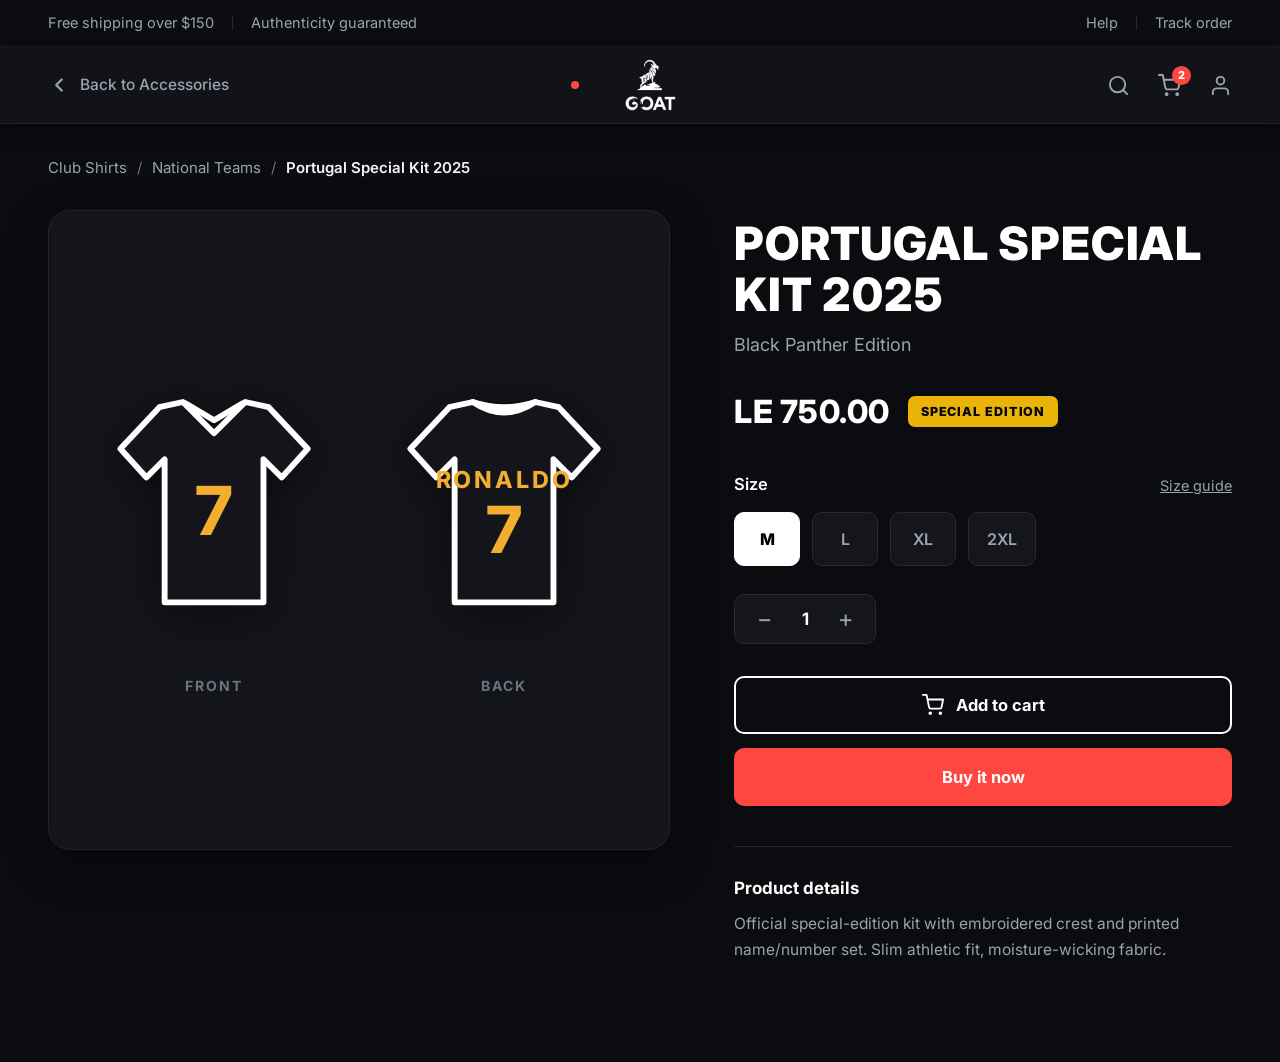
<file: E_commerce/prodect/prodect.html>
<!DOCTYPE html>
<html lang="en">
<head>
  <meta charset="UTF-8">
  <meta name="viewport" content="width=device-width, initial-scale=1.0">
  <title>Portugal Special Kit 2025 &mdash; GOAT</title>
  <link rel="preconnect" href="https://fonts.googleapis.com">
  <link rel="preconnect" href="https://fonts.gstatic.com" crossorigin>
  <link href="https://fonts.googleapis.com/css2?family=Bebas+Neue&family=Inter:wght@400;500;600;700;800;900&display=swap" rel="stylesheet">
  <link rel="stylesheet" href="./style.css">
</head>
<body>

  <div class="top-note-bar">
    <div class="note-bar-inner">
      <div class="note-left">
        <span class="note-item">Free shipping over $150</span>
        <span class="note-divider"></span>
        <span class="note-item">Authenticity guaranteed</span>
      </div>
      <div class="note-right">

        <a href="#" class="note-link">Help</a>
        <span class="note-divider"></span>
        <a href="#" class="note-link">Track order</a>
      </div>
    </div>
  </div>

  <header class="top-nav-bar">
    <div class="nav-container">

      <div class="nav-left">
        <a href="../index.html" class="nav-back-link" id="navBackBtn">
          <svg class="chevron-icon" viewBox="0 0 24 24" fill="none" stroke="currentColor" stroke-width="2.5" stroke-linecap="round" stroke-linejoin="round">
            <polyline points="15 18 9 12 15 6"></polyline>
          </svg>
          <span class="nav-back-text">Back to Accessories</span>
        </a>
      </div>

      <div class="nav-center">
        <a href="../index.html" class="nav-logo-link" title="GOAT Store Home">
          <span class="nav-brand-dot"></span>
          <img src="../img/Gemini_Generated_Image_jregpmjregpmjreg-removebg-preview.png" alt="GOAT" class="nav-logo-img">
        </a>
      </div>

      <div class="nav-right">

        <a href="../index.html" class="nav-icon-btn" title="Search items">
          <svg viewBox="0 0 24 24" fill="none" stroke="currentColor" stroke-width="2" stroke-linecap="round" stroke-linejoin="round">
            <circle cx="11" cy="11" r="8"></circle>
            <line x1="21" y1="21" x2="16.65" y2="16.65"></line>
          </svg>
        </a>

        <a href="../cart/cart.html" class="nav-icon-btn cart-btn-wrap" title="View Cart">
          <svg viewBox="0 0 24 24" fill="none" stroke="currentColor" stroke-width="2" stroke-linecap="round" stroke-linejoin="round">
            <circle cx="9" cy="21" r="1"></circle>
            <circle cx="20" cy="21" r="1"></circle>
            <path d="M1 1h4l2.68 13.39a2 2 0 0 0 2 1.61h9.72a2 2 0 0 0 2-1.61L23 6H6"></path>
          </svg>
          <span class="nav-cart-badge" id="navCartBadge">0</span>
        </a>

        <a href="../Account/account.html" class="nav-icon-btn" title="My Account">
          <svg viewBox="0 0 24 24" fill="none" stroke="currentColor" stroke-width="2" stroke-linecap="round" stroke-linejoin="round">
            <path d="M20 21v-2a4 4 0 0 0-4-4H8a4 4 0 0 0-4 4v2"></path>
            <circle cx="12" cy="7" r="4"></circle>
          </svg>
        </a>
      </div>

    </div>
  </header>

  <main class="page-main">
    <div class="product-page-container">

      <nav class="breadcrumb-trail" aria-label="Breadcrumb">
        <a href="../index.html">Club Shirts</a>
        <span class="breadcrumb-separator">/</span>
        <span class="breadcrumb-muted">National Teams</span>
        <span class="breadcrumb-separator">/</span>
        <span class="breadcrumb-current" id="breadcrumbProductName">Portugal Special Kit 2025</span>
      </nav>

      <div class="product-showcase-grid">

        <div class="product-visual-card">
          <div class="kits-container" id="kitsContainer">

            <div class="kit-view-wrapper">
              <div class="jersey-graphic">
                <svg viewBox="0 0 180 220" class="jersey-svg" xmlns="http://www.w3.org/2000/svg">

                  <path class="jersey-stroke" d="M 66 30
                           L 48 34
                           L 18 66
                           L 38 88
                           L 52 74
                           L 52 184
                           L 128 184
                           L 128 74
                           L 142 88
                           L 162 66
                           L 132 34
                           L 114 30
                           L 90 54
                           Z" />

                  <path class="collar-stroke" d="M 68 31 L 90 44 L 112 31" />

                  <text x="90" y="132" class="jersey-gold-num" text-anchor="middle">7</text>
                </svg>
              </div>
              <span class="kit-label">FRONT</span>
            </div>

            <div class="kit-view-wrapper">
              <div class="jersey-graphic">
                <svg viewBox="0 0 180 220" class="jersey-svg" xmlns="http://www.w3.org/2000/svg">

                  <path class="jersey-stroke" d="M 66 30
                           L 48 34
                           L 18 66
                           L 38 88
                           L 52 74
                           L 52 184
                           L 128 184
                           L 128 74
                           L 142 88
                           L 162 66
                           L 132 34
                           L 114 30
                           Q 90 38 66 30
                           Z" />

                  <path class="collar-stroke" d="M 66 30 Q 90 46 114 30" />

                  <text x="90" y="96" class="jersey-gold-name" text-anchor="middle">RONALDO</text>

                  <text x="90" y="146" class="jersey-gold-num-back" text-anchor="middle">7</text>
                </svg>
              </div>
              <span class="kit-label">BACK</span>
            </div>

          </div>
        </div>

        <div class="product-info-panel">

          <h1 class="product-title" id="productTitle">PORTUGAL SPECIAL KIT 2025</h1>
          <p class="product-subtitle" id="productSubtitle">Black Panther Edition</p>

          <div class="price-badge-row">
            <span class="product-price" id="productPrice">LE 750.00</span>
            <span class="special-edition-pill" id="productBadge">SPECIAL EDITION</span>
          </div>

          <div class="option-block size-section">
            <div class="size-header-row">
              <span class="option-label">Size</span>
              <button type="button" class="size-guide-link" id="sizeGuideBtn">Size guide</button>
            </div>
            <div class="size-buttons-group" id="sizeButtonsGroup">
              <button type="button" class="size-btn active" data-size="M">M</button>
              <button type="button" class="size-btn" data-size="L">L</button>
              <button type="button" class="size-btn" data-size="XL">XL</button>
              <button type="button" class="size-btn" data-size="2XL">2XL</button>
            </div>
          </div>

          <div class="option-block quantity-section">
            <div class="quantity-counter">
              <button type="button" class="qty-btn" id="btnQtyMinus" aria-label="Decrease quantity">&minus;</button>
              <span class="qty-value" id="qtyDisplay">1</span>
              <button type="button" class="qty-btn" id="btnQtyPlus" aria-label="Increase quantity">&plus;</button>
            </div>
          </div>

          <div class="cta-actions-group">
            <button type="button" class="btn-add-to-cart" id="btnAddToCart">
              <svg class="btn-cart-icon" viewBox="0 0 24 24" fill="none" stroke="currentColor" stroke-width="2" stroke-linecap="round" stroke-linejoin="round">
                <circle cx="9" cy="21" r="1"></circle>
                <circle cx="20" cy="21" r="1"></circle>
                <path d="M1 1h4l2.68 13.39a2 2 0 0 0 2 1.61h9.72a2 2 0 0 0 2-1.61L23 6H6"></path>
              </svg>
              <span>Add to cart</span>
            </button>

            <button type="button" class="btn-buy-now" id="btnBuyNow">
              Buy it now
            </button>
          </div>

          <div class="product-details-block">
            <h2 class="details-heading">Product details</h2>
            <p class="details-text" id="productDetailsText">
              Official special-edition kit with embroidered crest and printed name/number set. Slim athletic fit, moisture-wicking fabric.
            </p>
          </div>

        </div>

      </div>

    </div>
  </main>

  <div class="modal-overlay" id="sizeGuideModal" aria-hidden="true">
    <div class="modal-dialog">
      <div class="modal-header">
        <h3 class="modal-title">Size Guide &mdash; Athletic Kits</h3>
        <button type="button" class="modal-close" id="modalCloseBtn">&times;</button>
      </div>
      <div class="modal-body">
        <table class="size-guide-table">
          <thead>
            <tr>
              <th>Size</th>
              <th>Chest (cm)</th>
              <th>Waist (cm)</th>
              <th>Length (cm)</th>
            </tr>
          </thead>
          <tbody>
            <tr>
              <td><strong>M</strong></td>
              <td>96 - 104</td>
              <td>81 - 89</td>
              <td>73</td>
            </tr>
            <tr>
              <td><strong>L</strong></td>
              <td>104 - 112</td>
              <td>89 - 97</td>
              <td>75</td>
            </tr>
            <tr>
              <td><strong>XL</strong></td>
              <td>112 - 124</td>
              <td>97 - 109</td>
              <td>77</td>
            </tr>
            <tr>
              <td><strong>2XL</strong></td>
              <td>124 - 136</td>
              <td>109 - 121</td>
              <td>80</td>
            </tr>
          </tbody>
        </table>
        <p class="modal-hint">Athletic slim fit. If you prefer a looser fit, consider ordering one size up.</p>
      </div>
    </div>
  </div>

  <div class="toast-container" id="toastContainer"></div>

  <script src="../js/products-data.js"></script>
  <script src="./script.js"></script>
</body>
</html>
</file>
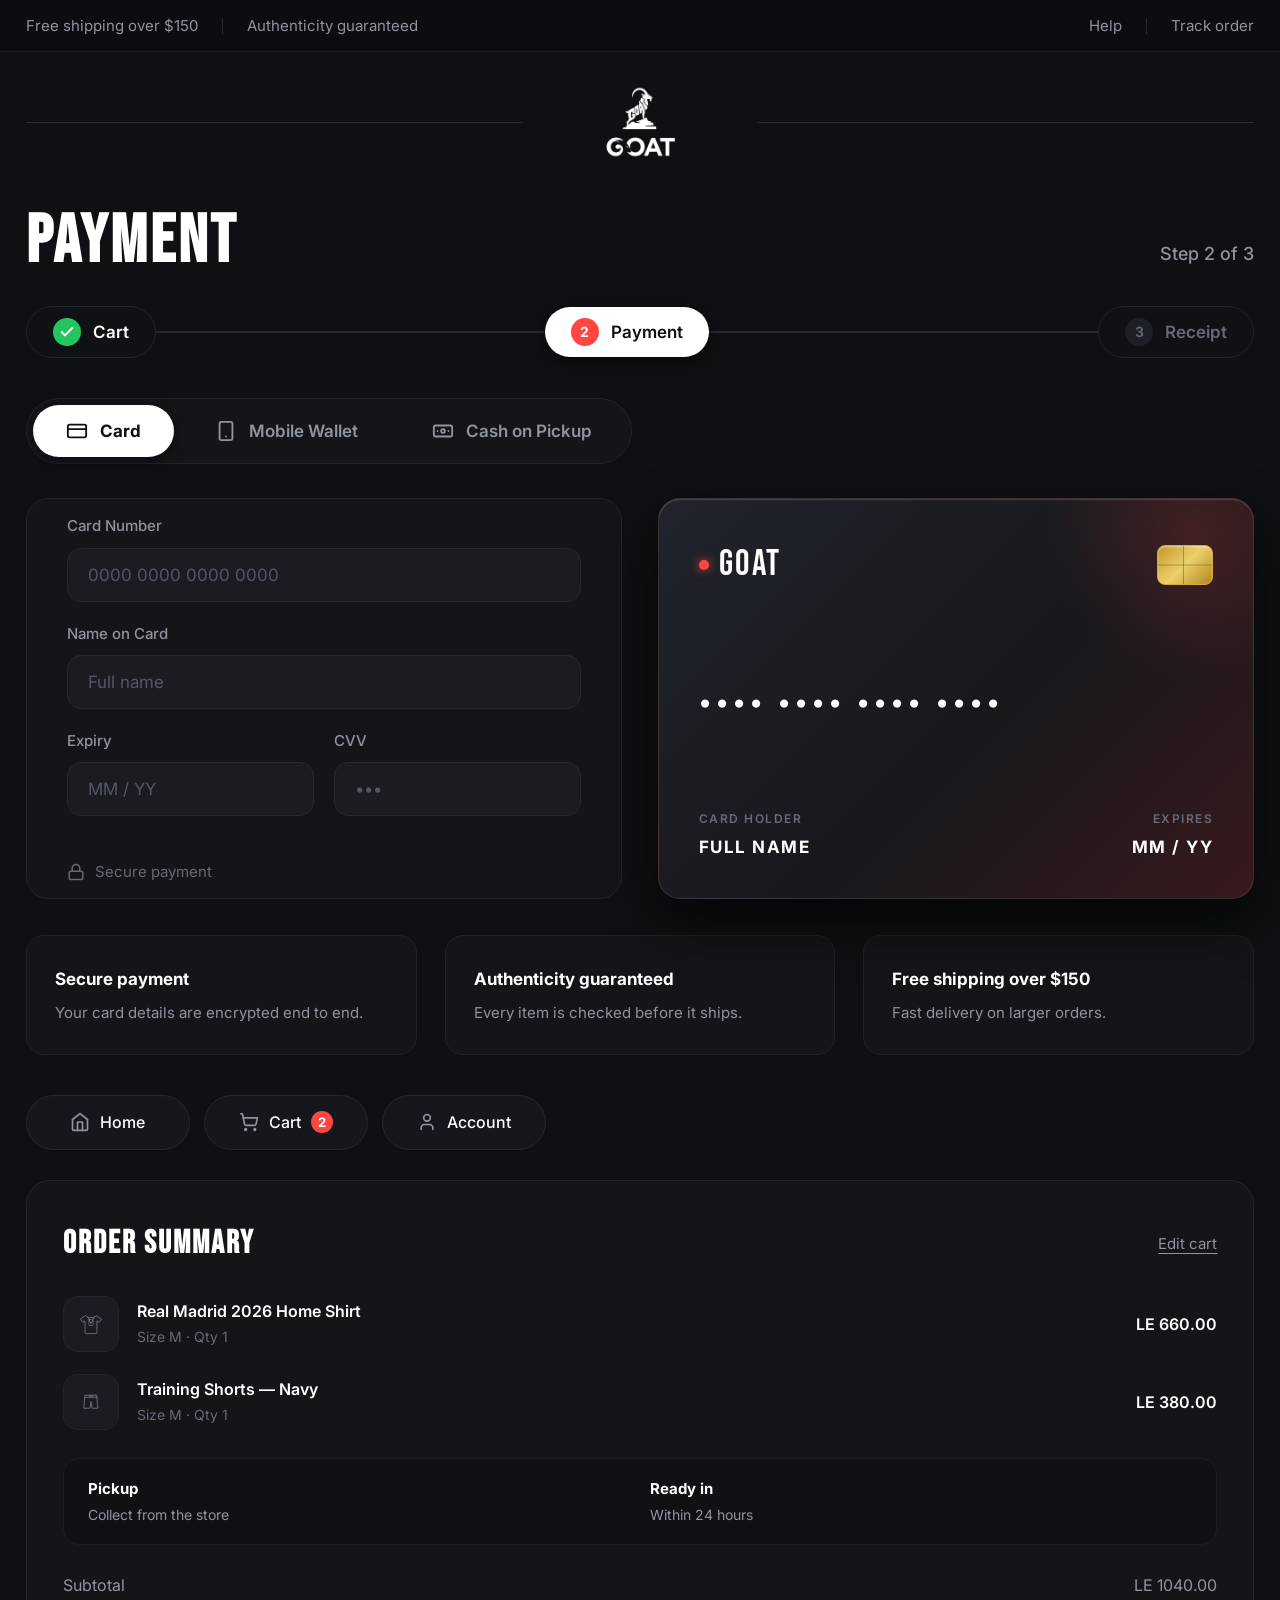
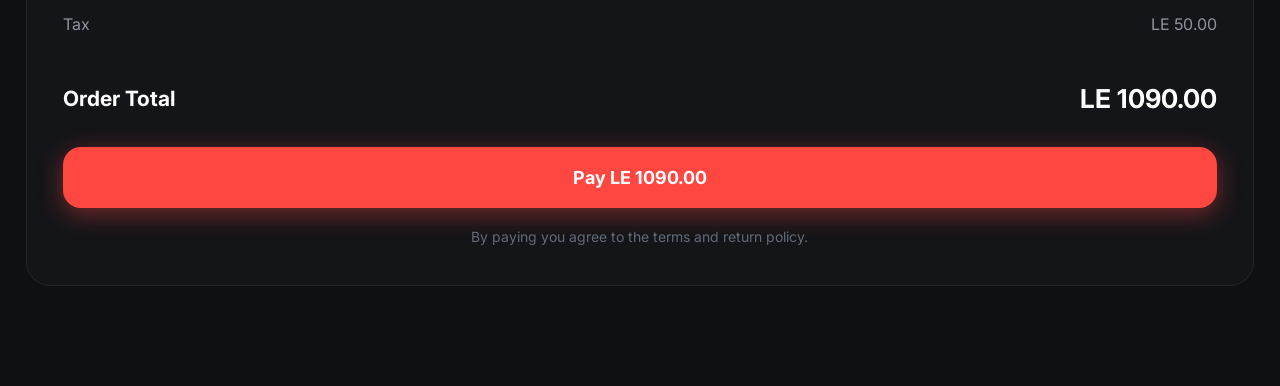
<file: E_commerce/pyment/payment.html>
<!DOCTYPE html>
<html lang="en">
<head>
  <meta charset="UTF-8">
  <meta name="viewport" content="width=device-width, initial-scale=1.0">
  <title>Payment — GOAT</title>
  <link rel="preconnect" href="https://fonts.googleapis.com">
  <link rel="preconnect" href="https://fonts.gstatic.com" crossorigin>
  <link href="https://fonts.googleapis.com/css2?family=Bebas+Neue&family=Inter:wght@400;500;600;700&display=swap" rel="stylesheet">
  <link rel="stylesheet" href="./style.css">
</head>
<body>

  <div class="note-bar">
    <div class="note-bar-inner">
      <div class="note-group">
        <span class="note-item">Free shipping over $150</span>
        <span class="note-divider"></span>
        <span class="note-item">Authenticity guaranteed</span>
      </div>
      <div class="note-group">
        <a href="#" class="note-link">Help</a>
        <span class="note-divider"></span>
        <a href="#" class="note-link">Track order</a>
      </div>
    </div>
  </div>

  <div class="center-divider-row">
    <div class="center-divider-inner">
      <div class="divider-line"></div>
      <a href="../index.html" class="logo-link">
        <img src="../img/Gemini_Generated_Image_jregpmjregpmjreg-removebg-preview.png" alt="GOAT" class="center-logo-img">
      </a>
      <div class="divider-line"></div>
    </div>
  </div>

  <main class="main-wrapper">
    <div class="content-columns">

      <section class="left-column">

        <div class="payment-title-row">
          <h1 class="payment-title">PAYMENT</h1>
          <span class="step-indicator">Step 2 of 3</span>
        </div>

        <div class="stepper-bar">
          <div class="stepper-track"></div>

          <a href="../cart/cart.html" class="step-item step-done" style="text-decoration:none;">
            <span class="step-circle green-circle">
              <svg viewBox="0 0 24 24" fill="none" stroke="currentColor" stroke-width="3" stroke-linecap="round" stroke-linejoin="round">
                <polyline points="20 6 9 17 4 12"/>
              </svg>
            </span>
            <span class="step-text">Cart</span>
          </a>

          <div class="step-item step-current">
            <span class="step-circle red-circle">2</span>
            <span class="step-text">Payment</span>
          </div>

          <a href="../receipt/receipt.html" class="step-item step-pending" style="text-decoration:none;">
            <span class="step-circle gray-circle">3</span>
            <span class="step-text">Receipt</span>
          </a>
        </div>

        <div class="method-tabs" role="tablist">
          <button class="tab-btn active" id="tab-card" data-method="card" type="button" role="tab" aria-selected="true">
            <svg class="tab-icon" viewBox="0 0 24 24" fill="none" stroke="currentColor" stroke-width="2" stroke-linecap="round" stroke-linejoin="round">
              <rect width="20" height="14" x="2" y="5" rx="2"/>
              <line x1="2" x2="22" y1="10" y2="10"/>
            </svg>
            <span>Card</span>
          </button>

          <button class="tab-btn" id="tab-wallet" data-method="wallet" type="button" role="tab" aria-selected="false">
            <svg class="tab-icon" viewBox="0 0 24 24" fill="none" stroke="currentColor" stroke-width="2" stroke-linecap="round" stroke-linejoin="round">
              <rect width="14" height="20" x="5" y="2" rx="2" ry="2"/>
              <path d="M12 18h.01"/>
            </svg>
            <span>Mobile Wallet</span>
          </button>

          <button class="tab-btn" id="tab-cash" data-method="cash" type="button" role="tab" aria-selected="false">
            <svg class="tab-icon" viewBox="0 0 24 24" fill="none" stroke="currentColor" stroke-width="2" stroke-linecap="round" stroke-linejoin="round">
              <rect width="20" height="12" x="2" y="6" rx="2"/>
              <circle cx="12" cy="12" r="2"/>
              <path d="M6 12h.01M18 12h.01"/>
            </svg>
            <span>Cash on Pickup</span>
          </button>
        </div>

        <div class="tab-content active" id="panel-card" role="tabpanel">
          <div class="card-columns">

            <div class="inputs-box">
              <div class="input-group">
                <label for="cardNumberInput">Card Number</label>
                <input type="text" id="cardNumberInput" placeholder="0000 0000 0000 0000" maxlength="19" autocomplete="cc-number">
              </div>

              <div class="input-group">
                <label for="cardNameInput">Name on Card</label>
                <input type="text" id="cardNameInput" placeholder="Full name" autocomplete="cc-name">
              </div>

              <div class="input-row-half">
                <div class="input-group">
                  <label for="cardExpiryInput">Expiry</label>
                  <input type="text" id="cardExpiryInput" placeholder="MM / YY" maxlength="7" autocomplete="cc-exp">
                </div>
                <div class="input-group">
                  <label for="cardCvvInput">CVV</label>
                  <input type="password" id="cardCvvInput" placeholder="•••" maxlength="4" autocomplete="cc-csc">
                </div>
              </div>

              <div class="secure-label">
                <svg viewBox="0 0 24 24" fill="none" stroke="currentColor" stroke-width="2" stroke-linecap="round" stroke-linejoin="round">
                  <rect width="18" height="11" x="3" y="11" rx="2" ry="2"/>
                  <path d="M7 11V7a5 5 0 0 1 10 0v4"/>
                </svg>
                <span>Secure payment</span>
              </div>
            </div>

            <div class="card-visual">
              <div class="credit-card-front">
                <div class="cc-header">
                  <div class="cc-brand">
                    <span class="red-dot"></span>GOAT
                  </div>
                  <div class="cc-chip">
                    <div class="chip-line-h"></div>
                    <div class="chip-line-v"></div>
                  </div>
                </div>

                <div class="cc-number" id="vcNumber">•••• •••• •••• ••••</div>

                <div class="cc-footer">
                  <div class="cc-field">
                    <span class="cc-field-lbl">CARD HOLDER</span>
                    <span class="cc-field-val" id="vcHolder">FULL NAME</span>
                  </div>
                  <div class="cc-field text-right">
                    <span class="cc-field-lbl">EXPIRES</span>
                    <span class="cc-field-val" id="vcExpiry">MM / YY</span>
                  </div>
                </div>
              </div>
            </div>

          </div>
        </div>

        <div class="tab-content" id="panel-wallet" role="tabpanel">
          <div class="info-box">
            <h3 class="info-title">Mobile Wallet</h3>
            <p class="info-text">Enter your wallet number on the next step and approve the request from your phone.</p>
            <div class="secure-label">
              <svg viewBox="0 0 24 24" fill="none" stroke="currentColor" stroke-width="2" stroke-linecap="round" stroke-linejoin="round">
                <rect width="18" height="11" x="3" y="11" rx="2" ry="2"/>
                <path d="M7 11V7a5 5 0 0 1 10 0v4"/>
              </svg>
              <span>Secure payment</span>
            </div>
          </div>
        </div>

        <div class="tab-content" id="panel-cash" role="tabpanel">
          <div class="info-box">
            <h3 class="info-title">Cash on Pickup</h3>
            <p class="info-text">Pay LE 800.00 at the store when you collect your order.</p>
            <div class="secure-label">
              <svg viewBox="0 0 24 24" fill="none" stroke="currentColor" stroke-width="2" stroke-linecap="round" stroke-linejoin="round">
                <rect width="18" height="11" x="3" y="11" rx="2" ry="2"/>
                <path d="M7 11V7a5 5 0 0 1 10 0v4"/>
              </svg>
              <span>Secure payment</span>
            </div>
          </div>
        </div>

        <div class="trust-row">
          <div class="trust-box">
            <h4 class="trust-heading">Secure payment</h4>
            <p class="trust-para">Your card details are encrypted end to end.</p>
          </div>
          <div class="trust-box">
            <h4 class="trust-heading">Authenticity guaranteed</h4>
            <p class="trust-para">Every item is checked before it ships.</p>
          </div>
          <div class="trust-box">
            <h4 class="trust-heading">Free shipping over $150</h4>
            <p class="trust-para">Fast delivery on larger orders.</p>
          </div>
        </div>

      </section>

      <aside class="right-column">

        <nav class="nav-actions">
          <a href="../index.html" class="nav-btn">
            <svg class="nav-icon" viewBox="0 0 24 24" fill="none" stroke="currentColor" stroke-width="2" stroke-linecap="round" stroke-linejoin="round">
              <path d="m3 9 9-7 9 7v11a2 2 0 0 1-2 2H5a2 2 0 0 1-2-2z"/>
              <polyline points="9 22 9 12 15 12 15 22"/>
            </svg>
            <span>Home</span>
          </a>

          <a href="../cart/cart.html" class="nav-btn">
            <svg class="nav-icon" viewBox="0 0 24 24" fill="none" stroke="currentColor" stroke-width="2" stroke-linecap="round" stroke-linejoin="round">
              <circle cx="8" cy="21" r="1"/>
              <circle cx="19" cy="21" r="1"/>
              <path d="M2.05 2.05h2l2.66 12.42a2 2 0 0 0 2 1.58h9.78a2 2 0 0 0 1.95-1.57l1.65-7.43H5.12"/>
            </svg>
            <span>Cart</span>
            <span class="red-badge">2</span>
          </a>

          <a href="../Account/account.html" class="nav-btn">
            <svg class="nav-icon" viewBox="0 0 24 24" fill="none" stroke="currentColor" stroke-width="2" stroke-linecap="round" stroke-linejoin="round">
              <path d="M19 21v-2a4 4 0 0 0-4-4H9a4 4 0 0 0-4 4v2"/>
              <circle cx="12" cy="7" r="4"/>
            </svg>
            <span>Account</span>
          </a>
        </nav>

        <div class="summary-box">
          <div class="summary-head">
            <h2 class="summary-heading">ORDER SUMMARY</h2>
            <a href="../cart/cart.html" class="edit-link">Edit cart</a>
          </div>

          <div class="items-group">

            <div class="item-row">
              <div class="item-icon-wrap">
                <svg class="shirt-icon" viewBox="0 0 24 24" fill="none" stroke="currentColor" stroke-width="1.8" stroke-linecap="round" stroke-linejoin="round">
                  <path d="M20.38 3.46 16 2a4 4 0 0 1-8 0L3.62 3.46a2 2 0 0 0-1.34 2.23l.58 3.47a1 1 0 0 0 .99.84H6v10c0 1.1.9 2 2 2h8a2 2 0 0 0 2-2V10h2.15a1 1 0 0 0 .99-.84l.58-3.47a2 2 0 0 0-1.34-2.23z"/>
                </svg>
              </div>
              <div class="item-meta">
                <div class="item-title">Real Madrid 2026 Home Shirt</div>
                <div class="item-sub">Size M · Qty 1</div>
              </div>
              <div class="item-cost">LE 660.00</div>
            </div>

            <div class="item-row">
              <div class="item-icon-wrap">
                <svg class="shorts-icon" viewBox="0 0 24 24" fill="none" stroke="currentColor" stroke-width="1.8" stroke-linecap="round" stroke-linejoin="round">
                  <path d="M4 4h16v3l-2 11-4-1-2-4-2 4-4 1L4 7V4z"/>
                </svg>
              </div>
              <div class="item-meta">
                <div class="item-title">Training Shorts — Navy</div>
                <div class="item-sub">Size M · Qty 1</div>
              </div>
              <div class="item-cost">LE 90.00</div>
            </div>
          </div>

          <div class="pickup-card">
            <div class="pickup-cell">
              <span class="pickup-title">Pickup</span>
              <span class="pickup-desc">Collect from the store</span>
            </div>
            <div class="pickup-cell">
              <span class="pickup-title">Ready in</span>
              <span class="pickup-desc">Within 24 hours</span>
            </div>
          </div>

          <div class="prices-group">
            <div class="price-line">
              <span>Subtotal</span>
              <span>LE 750.00</span>
            </div>
            <div class="price-line">
              <span>Tax</span>
              <span>LE 50.00</span>
            </div>
          </div>

          <div class="total-line">
            <span class="total-label">Order Total</span>
            <span class="total-val">LE 800.00</span>
          </div>

          <button type="button" class="btn-checkout" id="actionButton">
            Pay LE 800.00
          </button>

          <p class="policy-note">
            By paying you agree to the terms and return policy.
          </p>
        </div>

      </aside>

    </div>
  </main>

  <div class="modal-backdrop" id="successModal">
    <div class="modal-box">
      <div class="modal-icon-circle">
        <svg viewBox="0 0 24 24" fill="none" stroke="currentColor" stroke-width="3" stroke-linecap="round" stroke-linejoin="round">
          <polyline points="20 6 9 17 4 12"/>
        </svg>
      </div>
      <h3 class="modal-title" id="modalTitle">Payment Successful!</h3>
      <p class="modal-msg" id="modalMsg">Your order has been placed successfully.</p>
      <div style="display:flex; gap:12px; justify-content:center; flex-wrap:wrap;">
        <a href="../receipt/receipt.html" class="btn-modal-close" style="text-decoration:none; background-color:#22c55e;">View Receipt</a>
        <button type="button" class="btn-modal-close" id="modalCloseBtn">Continue Shopping</button>
      </div>
    </div>
  </div>

  <script src="../js/products-data.js"></script>
  <script src="./script.js"></script>
</body>
</html>
</file>
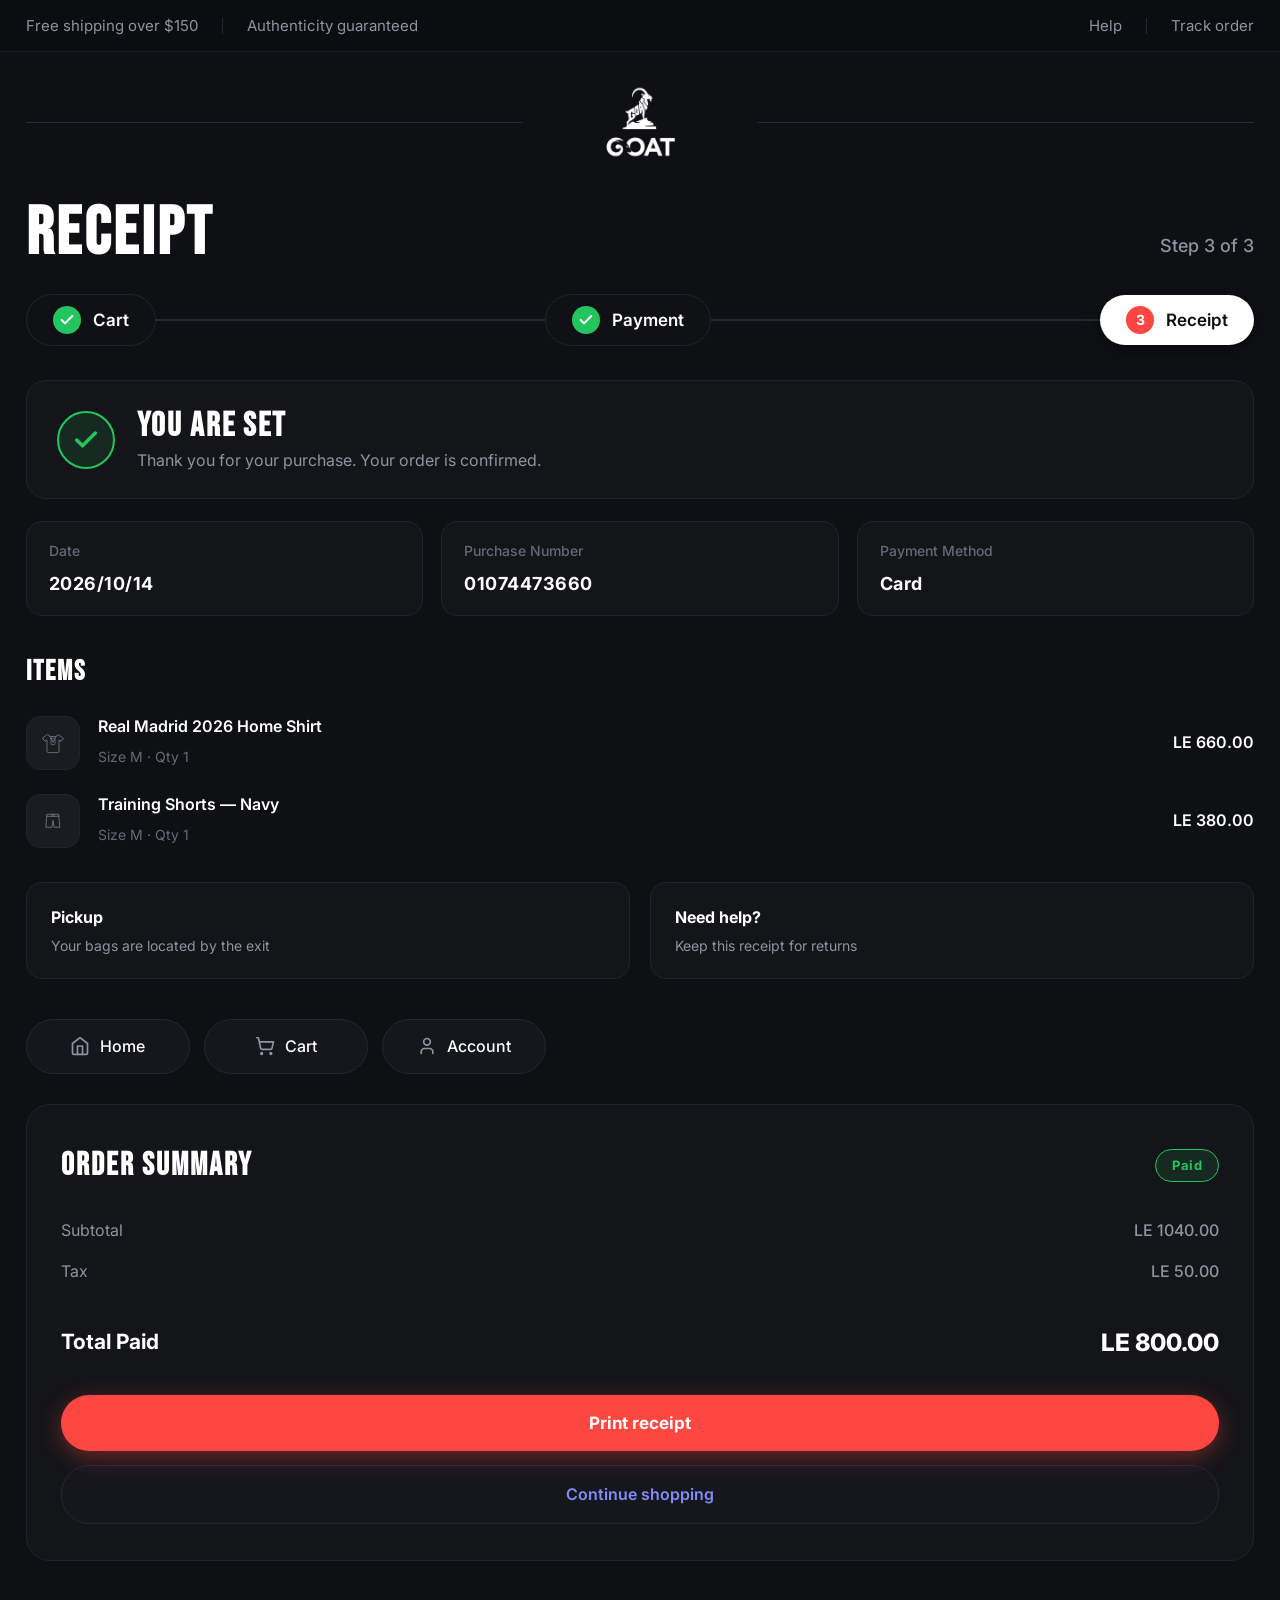
<file: E_commerce/receipt/receipt.html>
<!DOCTYPE html>
<html lang="en">
<head>
  <meta charset="UTF-8">
  <meta name="viewport" content="width=device-width, initial-scale=1.0">
  <title>Receipt — GOAT</title>
  <link rel="preconnect" href="https://fonts.googleapis.com">
  <link rel="preconnect" href="https://fonts.gstatic.com" crossorigin>
  <link href="https://fonts.googleapis.com/css2?family=Bebas+Neue&family=Inter:wght@400;500;600;700;800&display=swap" rel="stylesheet">
  <link rel="stylesheet" href="./style.css">
</head>
<body>

  <div class="note-bar">
    <div class="note-bar-inner">
      <div class="note-group">
        <span class="note-item">Free shipping over $150</span>
        <span class="note-divider"></span>
        <span class="note-item">Authenticity guaranteed</span>
      </div>
      <div class="note-group">
        <a href="#" class="note-link">Help</a>
        <span class="note-divider"></span>
        <a href="#" class="note-link">Track order</a>
      </div>
    </div>
  </div>

  <div class="center-divider-row">
    <div class="center-divider-inner">
      <div class="divider-line"></div>
      <a href="../index.html" class="logo-link">
        <img src="../img/Gemini_Generated_Image_jregpmjregpmjreg-removebg-preview.png" alt="GOAT" class="center-logo-img">
      </a>
      <div class="divider-line"></div>
    </div>
  </div>

  <main class="main-wrapper">
    <div class="content-columns">

      <section class="left-column">

        <div class="receipt-title-row">
          <h1 class="receipt-title">RECEIPT</h1>
          <span class="step-indicator">Step 3 of 3</span>
        </div>

        <div class="stepper-bar">
          <div class="stepper-track"></div>

          <a href="../cart/cart.html" class="step-item step-done">
            <span class="step-circle green-circle">
              <svg viewBox="0 0 24 24" fill="none" stroke="currentColor" stroke-width="3" stroke-linecap="round" stroke-linejoin="round">
                <polyline points="20 6 9 17 4 12"/>
              </svg>
            </span>
            <span class="step-text">Cart</span>
          </a>

          <a href="../pyment/payment.html" class="step-item step-done">
            <span class="step-circle green-circle">
              <svg viewBox="0 0 24 24" fill="none" stroke="currentColor" stroke-width="3" stroke-linecap="round" stroke-linejoin="round">
                <polyline points="20 6 9 17 4 12"/>
              </svg>
            </span>
            <span class="step-text">Payment</span>
          </a>

          <div class="step-item step-current">
            <span class="step-circle red-circle">3</span>
            <span class="step-text">Receipt</span>
          </div>
        </div>

        <div class="status-card">
          <div class="status-icon-circle">
            <svg viewBox="0 0 24 24" fill="none" stroke="currentColor" stroke-width="3" stroke-linecap="round" stroke-linejoin="round">
              <polyline points="20 6 9 17 4 12"/>
            </svg>
          </div>
          <div class="status-text-wrap">
            <h2 class="status-title">YOU ARE SET</h2>
            <p class="status-subtitle">Thank you for your purchase. Your order is confirmed.</p>
          </div>
        </div>

        <div class="meta-row">
          <div class="meta-box">
            <span class="meta-label">Date</span>
            <span class="meta-val" id="receiptDate">2026/10/14</span>
          </div>
          <div class="meta-box">
            <span class="meta-label">Purchase Number</span>
            <span class="meta-val" id="receiptPurchaseNumber">01074473660</span>
          </div>
          <div class="meta-box">
            <span class="meta-label">Payment Method</span>
            <span class="meta-val" id="receiptPaymentMethod">Card</span>
          </div>
        </div>

        <div class="items-section">
          <h3 class="items-heading">ITEMS</h3>

          <div class="items-list">

            <div class="item-card">
              <div class="item-icon-box">
                <svg class="item-svg" viewBox="0 0 24 24" fill="none" stroke="currentColor" stroke-width="1.8" stroke-linecap="round" stroke-linejoin="round">
                  <path d="M20.38 3.46 16 2a4 4 0 0 1-8 0L3.62 3.46a2 2 0 0 0-1.34 2.23l.58 3.47a1 1 0 0 0 .99.84H6v10c0 1.1.9 2 2 2h8a2 2 0 0 0 2-2V10h2.15a1 1 0 0 0 .99-.84l.58-3.47a2 2 0 0 0-1.34-2.23z"/>
                </svg>
              </div>
              <div class="item-details">
                <h4 class="item-name">Real Madrid 2026 Home Shirt</h4>
                <span class="item-desc">Size M · Qty 1</span>
              </div>
              <div class="item-amount">LE 660.00</div>
            </div>

            <div class="item-card">
              <div class="item-icon-box">
                <svg class="item-svg" viewBox="0 0 24 24" fill="none" stroke="currentColor" stroke-width="1.8" stroke-linecap="round" stroke-linejoin="round">
                  <path d="M4 4h16v3l-2 11-4-1-2-4-2 4-4 1L4 7V4z"/>
                </svg>
              </div>
              <div class="item-details">
                <h4 class="item-name">Training Shorts — Navy</h4>
                <span class="item-desc">Size M · Qty 1</span>
              </div>
              <div class="item-amount">LE 90.00</div>
            </div>
          </div>
        </div>

        <div class="support-row">
          <div class="support-box">
            <h4 class="support-title">Pickup</h4>
            <p class="support-text">Your bags are located by the exit</p>
          </div>
          <div class="support-box">
            <h4 class="support-title">Need help?</h4>
            <p class="support-text">Keep this receipt for returns</p>
          </div>
        </div>

      </section>

      <aside class="right-column">

        <nav class="nav-actions">
          <a href="../index.html" class="nav-btn">
            <svg class="nav-icon" viewBox="0 0 24 24" fill="none" stroke="currentColor" stroke-width="2" stroke-linecap="round" stroke-linejoin="round">
              <path d="m3 9 9-7 9 7v11a2 2 0 0 1-2 2H5a2 2 0 0 1-2-2z"/>
              <polyline points="9 22 9 12 15 12 15 22"/>
            </svg>
            <span>Home</span>
          </a>

          <a href="../cart/cart.html" class="nav-btn">
            <svg class="nav-icon" viewBox="0 0 24 24" fill="none" stroke="currentColor" stroke-width="2" stroke-linecap="round" stroke-linejoin="round">
              <circle cx="8" cy="21" r="1"/>
              <circle cx="19" cy="21" r="1"/>
              <path d="M2.05 2.05h2l2.66 12.42a2 2 0 0 0 2 1.58h9.78a2 2 0 0 0 1.95-1.57l1.65-7.43H5.12"/>
            </svg>
            <span>Cart</span>
          </a>

          <a href="../Account/account.html" class="nav-btn">
            <svg class="nav-icon" viewBox="0 0 24 24" fill="none" stroke="currentColor" stroke-width="2" stroke-linecap="round" stroke-linejoin="round">
              <path d="M19 21v-2a4 4 0 0 0-4-4H9a4 4 0 0 0-4 4v2"/>
              <circle cx="12" cy="7" r="4"/>
            </svg>
            <span>Account</span>
          </a>
        </nav>

        <div class="summary-box">
          <div class="summary-head">
            <h2 class="summary-heading">ORDER SUMMARY</h2>
            <span class="paid-badge">Paid</span>
          </div>

          <div class="prices-group">
            <div class="price-line">
              <span class="price-lbl">Subtotal</span>
              <span class="price-val">LE 750.00</span>
            </div>
            <div class="price-line">
              <span class="price-lbl">Tax</span>
              <span class="price-val">LE 50.00</span>
            </div>
          </div>

          <div class="total-line">
            <span class="total-label">Total Paid</span>
            <span class="total-val" id="receiptTotalVal">LE 800.00</span>
          </div>

          <button type="button" class="btn-print" id="btnPrintReceipt">
            Print receipt
          </button>

          <a href="../index.html" class="btn-continue">
            Continue shopping
          </a>
        </div>

      </aside>

    </div>
  </main>

  <script src="../js/products-data.js"></script>
  <script src="./script.js"></script>
</body>
</html>
</file>
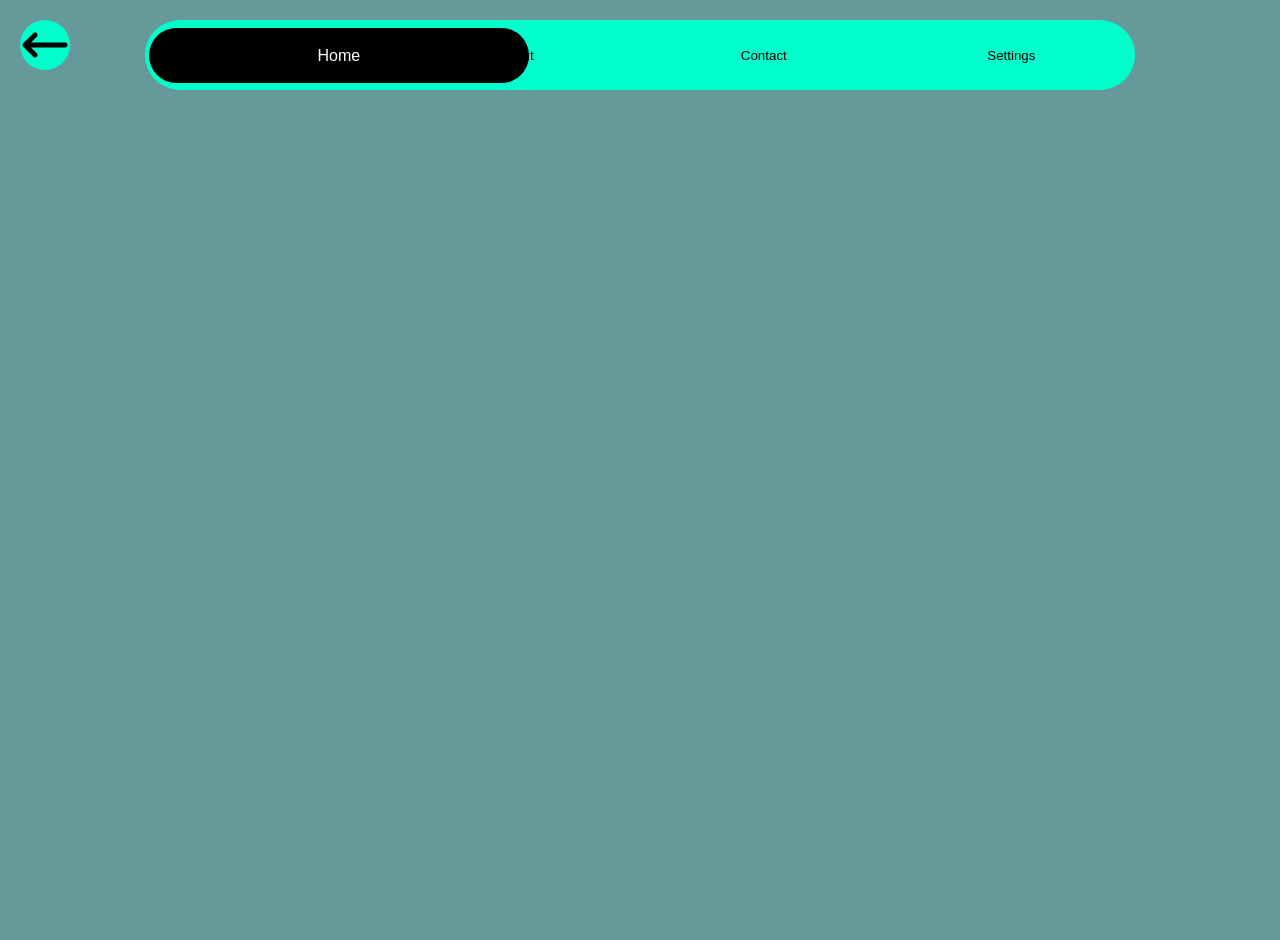
<file: E_commerce/switch_test/switch.html>
<!DOCTYPE html>
<html lang="en">
<head>
    <meta charset="UTF-8">
    <title>Switch</title>
    <link rel="stylesheet" href="sweitch.css">
</head>

<body>

    <div class="back">
        <img src="../icon/arrow-left-long-solid.png" class="back-icon">
    </div>
    <div class="switch">
        <div class="slider">Home</div>

        <button>Home</button>
        <button>About</button>
        <button>Contact</button>
        <button>Settings</button>
    </div>
    <script src="switch.js"></script>
</body>
</html>
</file>
<file: E_commerce/css/index.css>
:root {
    --bg-dark: #141519;
    --body-bg: #0c0d10;
    --card-bg: #15161b;
    --card-hover: #1c1e25;
    --muted: #9ca3af;
    --line: #262830;
    --accent-red: #ff4742;
    --accent-red-hover: #e03a35;
    --max-content-width: 1720px;
}

* {
    box-sizing: border-box;
    margin: 0;
    padding: 0;
}

body {
    min-height: 100vh;
    font-family: 'Inter', -apple-system, sans-serif;
    background-color: var(--body-bg);
    color: #ffffff;
    line-height: 1.5;
}

a {
    text-decoration: none;
    color: inherit;
}

.note_bar {
    background-color: #111215;
    border-bottom: 1px solid var(--line);
    padding: 12px 0;
    width: 100%;
}

.util-bar {
    display: flex;
    justify-content: space-between;
    align-items: center;
    width: 96%;
    max-width: var(--max-content-width);
    margin: 0 auto;
}

.divider-group {
    display: flex;
    align-items: center;
}

.divider-text {
    display: flex;
    align-items: center;
    white-space: nowrap;
    color: var(--muted);
    font-size: 14px;
    font-weight: 400;
}

.divider-text a {
    color: inherit;
    transition: color 0.2s ease;
}

.divider-text a:hover {
    color: #ffffff;
}

.divider-text:not(:first-child)::before {
    content: "";
    display: inline-block;
    width: 1px;
    height: 15px;
    background-color: var(--line);
    margin: 0 20px;
}

.header_basic {
    background-color: var(--bg-dark);
    border-bottom: 1px solid var(--line);
    position: sticky;
    top: 0;
    z-index: 1000;
    width: 100%;
    padding: 16px 0 14px;
    display: flex;
    flex-direction: column;
    gap: 16px;
    box-shadow: 0 4px 24px rgba(0, 0, 0, 0.45);
}

.frist_elements {
    display: flex;
    align-items: center;
    justify-content: space-between;
    width: 96%;
    max-width: var(--max-content-width);
    margin: 0 auto;
    gap: 28px;
}

.logo {
    display: inline-flex;
    align-items: center;
    flex-shrink: 0;
}

.logo-img {
    height: 52px;
    width: auto;
    max-width: 180px;
    object-fit: contain;
    display: block;
}

.search-box {
    position: relative;
    flex: 1;
    max-width: 760px;
}

.search-input {
    background-color: #0f1013;
    border: 1px solid #2d303a;
    color: #ffffff;
    width: 100%;
    padding: 13px 52px 13px 24px;
    border-radius: 50px;
    font-size: 15.5px;
    font-weight: 400;
    outline: none;
    transition: border-color 0.2s, background-color 0.2s;
}

.search-input:focus {
    border-color: #4b5563;
    background-color: #14151a;
}

.search-input::placeholder {
    color: #6b7280;
}

.search-input::-webkit-search-decoration,
.search-input::-webkit-search-cancel-button {
    -webkit-appearance: none;
}

.search-icon {
    position: absolute;
    right: 20px;
    top: 50%;
    transform: translateY(-50%);
    width: 20px;
    height: 20px;
    cursor: pointer;
    opacity: 0.6;
    pointer-events: none;
}

.account-cart {
    display: flex;
    align-items: center;
    gap: 26px;
    flex-shrink: 0;
}

.account-cart_2 {
    display: inline-flex;
    align-items: center;
    gap: 10px;
    color: var(--muted);
    font-size: 15.5px;
    font-weight: 500;
    transition: color 0.2s ease;
}

.account-cart_2 img {
    width: 20px;
    height: 20px;
    object-fit: contain;
}

.account-cart_2:hover {
    color: #ffffff;
}

.cart-link-wrap {
    position: relative;
    display: inline-flex;
    align-items: center;
}

.cart-counter-badge {
    position: absolute;
    top: -8px;
    right: -11px;
    background-color: var(--accent-red);
    color: #ffffff;
    font-size: 11.5px;
    font-weight: 800;
    min-width: 20px;
    height: 20px;
    padding: 0 5px;
    border-radius: 10px;
    display: inline-flex;
    align-items: center;
    justify-content: center;
}

.owner-portal-badge {
    display: none;
    align-items: center;
    gap: 7px;
    color: #fbbf24;
    border: 1px solid #92400e;
    padding: 6px 14px;
    border-radius: 20px;
    font-size: 12px;
    font-weight: 700;
    letter-spacing: 1px;
    text-transform: uppercase;
    transition: all 0.2s;
    background-color: rgba(251, 191, 36, 0.05);
}

.owner-portal-badge.is-visible {
    display: inline-flex;
}

.owner-portal-badge:hover {
    background-color: rgba(251, 191, 36, 0.15);
    color: #fde047;
    border-color: #d97706;
}

.second_elements {
    display: flex;
    align-items: center;
    gap: 12px;
    width: 96%;
    max-width: var(--max-content-width);
    margin: 0 auto;
    overflow-x: auto;
    scrollbar-width: none;
    -ms-overflow-style: none;
    padding: 2px 0 4px;
}

.second_elements::-webkit-scrollbar {
    display: none;
}

.second_elements button {
    background-color: transparent;
    border: 1.5px solid var(--line);
    border-radius: 50px;
    color: #d1d5db;
    font-size: 14.5px;
    font-weight: 500;
    cursor: pointer;
    padding: 8px 22px;
    letter-spacing: 0.3px;
    white-space: nowrap;
    flex-shrink: 0;
    transition: all 0.2s ease;
}

.second_elements button:hover {
    background-color: var(--line);
    color: #ffffff;
    border-color: #4b5563;
}

.second_elements button.active {
    background-color: #ffffff;
    color: #000000;
    border-color: #ffffff;
    font-weight: 700;
}

.second_elements button.active a {
    color: #000000;
}

.shop-container {
    display: grid;
    grid-template-columns: 290px 1fr;
    gap: 40px;
    width: 96%;
    max-width: var(--max-content-width);
    margin: 0 auto;
    padding: 36px 0 80px;
    align-items: start;
}

.sidebar-filters {
    background-color: var(--bg-dark);
    border: 1px solid var(--line);
    border-radius: 16px;
    padding: 28px;
    width: 100%;
    box-sizing: border-box;
    position: sticky;
    top: 165px;
    max-height: calc(100vh - 185px);
    overflow-y: auto;
}

.filter-widget {
    width: 100%;
    color: #ffffff;
}

.filter-widget .filter-title {
    font-size: 20px;
    font-weight: 800;
    letter-spacing: 1.5px;
    margin: 0 0 22px 0;
    color: #ffffff;
}

.filter-widget .filter-group {
    margin-bottom: 26px;
}

.filter-widget .filter-group:last-child {
    margin-bottom: 0;
}

.filter-widget .group-title {
    font-size: 19px;
    font-weight: 700;
    color: #ffffff;
    margin: 0 0 12px 0;
}

.filter-widget .options-container {
    display: flex;
    flex-direction: column;
    gap: 12px;
}

.filter-widget .checkbox-label {
    display: inline-flex;
    align-items: center;
    cursor: pointer;
    font-size: 15px;
    color: #d1d5db;
    user-select: none;
    transition: color 0.15s;
}

.filter-widget .checkbox-label:hover {
    color: #ffffff;
}

.filter-widget .checkbox-label input[type="checkbox"] {
    margin: 0 10px 0 0;
    cursor: pointer;
    width: 16px;
    height: 16px;
    accent-color: var(--accent-red);
}

.products-section {
    display: flex;
    flex-direction: column;
    gap: 24px;
    width: 100%;
    min-width: 0;
}

.products-header {
    display: flex;
    justify-content: space-between;
    align-items: baseline;
    border-bottom: 1px solid var(--line);
    padding-bottom: 16px;
}

.category-heading {
    font-family: 'Bebas Neue', 'Inter', sans-serif;
    font-size: 42px;
    font-weight: 800;
    letter-spacing: 2px;
    text-transform: uppercase;
    margin: 0;
    color: #ffffff;
}

.products-count {
    color: var(--muted);
    font-size: 15px;
    font-weight: 500;
}

.products-grid {
    display: grid;
    grid-template-columns: repeat(auto-fill, minmax(260px, 1fr));
    gap: 24px;
    width: 100%;
}

.product-card {
    background-color: var(--card-bg);
    border: 1px solid var(--line);
    border-radius: 16px;
    padding: 22px;
    display: flex;
    flex-direction: column;
    position: relative;
    cursor: pointer;
    transition: transform 0.22s ease, border-color 0.22s ease, box-shadow 0.22s ease;
}

.product-card:hover {
    border-color: #3b3e4a;
    transform: translateY(-4px);
    box-shadow: 0 14px 32px rgba(0, 0, 0, 0.5);
}

.card-top-row {
    min-height: 24px;
    display: flex;
    justify-content: space-between;
    align-items: center;
}

.badge-tag {
    background-color: #f59e0b;
    color: #000000;
    font-size: 10.5px;
    font-weight: 800;
    padding: 4px 9px;
    border-radius: 5px;
    letter-spacing: 1px;
    text-transform: uppercase;
}

.badge-tag.sale {
    background-color: var(--accent-red);
    color: #ffffff;
}

.card-visual-wrap {
    height: 195px;
    display: flex;
    align-items: center;
    justify-content: center;
    margin: 10px 0 16px;
}

.card-visual-wrap svg {
    width: 95px;
    height: 95px;
    stroke: #ffffff;
    opacity: 0.95;
    transition: transform 0.2s ease;
}

.product-card:hover .card-visual-wrap svg {
    transform: scale(1.05);
}

.card-visual-wrap img {
    max-width: 100%;
    max-height: 100%;
    object-fit: contain;
}

.card-details {
    margin-top: auto;
    display: flex;
    flex-direction: column;
    gap: 12px;
}

.card-title {
    font-size: 15px;
    font-weight: 600;
    color: #ffffff;
    line-height: 1.35;
    margin: 0;
    min-height: 42px;
}

.card-meta-row {
    display: flex;
    justify-content: space-between;
    align-items: center;
}

.card-price {
    font-size: 17px;
    font-weight: 700;
    color: #ffffff;
}

.card-stock-pill {
    font-size: 12px;
    color: var(--muted);
}

.card-stock-pill.low {
    color: #fbbf24;
}

.card-stock-pill.out {
    color: #f87171;
}

.btn-card-add {
    background-color: var(--accent-red);
    color: #ffffff;
    border: none;
    border-radius: 10px;
    padding: 11px 18px;
    font-size: 14px;
    font-weight: 700;
    cursor: pointer;
    transition: all 0.2s;
    width: 100%;
    text-align: center;
}

.btn-card-add:hover {
    background-color: var(--accent-red-hover);
}

.btn-card-add.disabled {
    background-color: #20222a;
    color: #636875;
    cursor: not-allowed;
    border: 1px solid #2b2e38;
}

.empty-store-state {
    grid-column: 1 / -1;
    text-align: center;
    padding: 100px 20px;
    color: var(--muted);
}

.empty-store-state svg {
    width: 60px;
    height: 60px;
    stroke: #4b5563;
    margin-bottom: 18px;
}

.toast-container {
    position: fixed;
    bottom: 24px;
    right: 24px;
    display: flex;
    flex-direction: column;
    gap: 10px;
    z-index: 2000;
}

.toast {
    background-color: #1f212a;
    border: 1px solid #373a46;
    color: #ffffff;
    padding: 14px 22px;
    border-radius: 10px;
    box-shadow: 0 10px 25px rgba(0, 0, 0, 0.4);
    font-size: 14px;
    font-weight: 500;
    display: flex;
    align-items: center;
    gap: 10px;
    animation: slideToast 0.3s ease forwards;
}

.toast.success {
    border-left: 4px solid #34d399;
}

@keyframes slideToast {
    from {
        opacity: 0;
        transform: translateY(20px);
    }
    to {
        opacity: 1;
        transform: translateY(0);
    }
}

@media (max-width: 1100px) {
    .shop-container {
        grid-template-columns: 250px 1fr;
        gap: 24px;
    }
    .account-cart {
        gap: 16px;
    }
}

@media (max-width: 880px) {
    .shop-container {
        grid-template-columns: 1fr;
    }
    .sidebar-filters {
        position: static;
        max-height: none;
    }
    .frist_elements {
        flex-wrap: wrap;
    }
    .search-box {
        order: 3;
        max-width: 100%;
        margin: 10px 0 0 0;
    }
}
</file>
<file: E_commerce/Account/style.css>
:root {
  --bg-page: #0b0c0f;
  --bg-surface: #131418;
  --bg-surface-elevated: #1a1c22;
  --bg-surface-darker: #0f1013;
  --bg-input: #17181f;

  --border-light: #22242c;
  --border-subtle: #1c1d24;
  --border-input: #262831;

  --text-primary: #ffffff;
  --text-secondary: #8e94a0;
  --text-muted: #646a77;
  --text-dark: #0e0f12;

  --accent-coral: #ff4742;
  --accent-coral-hover: #ff5e59;
  --accent-green: #22c55e;
  --accent-amber: #eab308;
  --accent-amber-border: #ca8a04;
  --accent-link: #818cf8;
  --accent-link-hover: #a5b4fc;

  --font-heading: 'Bebas Neue', sans-serif;
  --font-body: 'Inter', -apple-system, BlinkMacSystemFont, 'Segoe UI', Roboto, sans-serif;
}

* {
  box-sizing: border-box;
  margin: 0;
  padding: 0;
}

body {
  background-color: var(--bg-page);
  color: var(--text-primary);
  font-family: var(--font-body);
  font-size: 17.5px;
  line-height: 1.55;
  min-height: 100vh;
  -webkit-font-smoothing: antialiased;
  -moz-osx-font-smoothing: grayscale;
}

.note-bar {
  background-color: #0c0d10;
  border-bottom: 1px solid var(--border-subtle);
  padding: 14px 0;
  font-size: 15px;
  color: var(--text-secondary);
  width: 100%;
}

.note-bar-inner {
  width: 96%;
  max-width: 1720px;
  margin: 0 auto;
  display: flex;
  justify-content: space-between;
  align-items: center;
}

.note-group {
  display: flex;
  align-items: center;
}

.note-item {
  color: var(--text-secondary);
  font-weight: 400;
}

.note-divider {
  display: inline-block;
  width: 1px;
  height: 16px;
  background-color: #252731;
  margin: 0 22px;
}

.note-link {
  color: var(--text-secondary);
  text-decoration: none;
  transition: color 0.2s ease;
}

.note-link:hover {
  color: var(--text-primary);
}

.center-divider-row {
  padding: 30px 0 24px 0;
  background-color: var(--bg-page);
  width: 100%;
}

.center-divider-inner {
  width: 96%;
  max-width: 1720px;
  margin: 0 auto;
  display: flex;
  align-items: center;
  gap: 36px;
}

.divider-line {
  flex: 1;
  height: 1px;
  background-color: #242732;
}

.logo-link {
  display: inline-flex;
  align-items: center;
  text-decoration: none;
  transition: transform 0.2s ease, opacity 0.2s ease;
}

.logo-link:hover {
  opacity: 0.92;
  transform: scale(1.04);
}

.center-logo-img {
  height: 80px;
  max-width: 250px;
  object-fit: contain;
  display: block;
}

.main-wrapper {
  width: 96%;
  max-width: 1720px;
  margin: 0 auto;
  padding: 18px 0 110px 0;
}

.page-top-header {
  display: flex;
  justify-content: space-between;
  align-items: flex-end;
  margin-bottom: 34px;
  width: 100%;
}

.account-title-wrap {
  display: flex;
  align-items: baseline;
  gap: 18px;
}

.page-title {
  font-family: var(--font-heading);
  font-size: 68px;
  letter-spacing: 3px;
  line-height: 1;
  font-weight: 700;
  color: #ffffff;
}

.member-badge {
  font-size: 16.5px;
  color: var(--text-secondary);
  font-weight: 500;
  margin-left: 2px;
}

.nav-actions {
  display: flex;
  gap: 14px;
  align-items: center;
}

.nav-btn {
  display: inline-flex;
  align-items: center;
  justify-content: center;
  gap: 11px;
  background-color: #16171d;
  border: 1px solid #252731;
  border-radius: 34px;
  padding: 13px 26px;
  color: var(--text-primary);
  font-size: 16px;
  font-weight: 500;
  text-decoration: none;
  transition: all 0.2s ease;
  user-select: none;
}

.nav-btn:hover {
  background-color: #1f212a;
  border-color: #3b3f4f;
  transform: translateY(-1px);
}

.nav-icon {
  width: 20px;
  height: 20px;
  stroke: currentColor;
}

.nav-btn.active {
  background-color: #ffffff;
  color: #000000;
  border-color: #ffffff;
  font-weight: 600;
}

.nav-btn.active .nav-icon {
  stroke: #000000;
}

.owner-nav-btn {
  display: none !important;
}

.owner-nav-btn.is-visible {
  display: inline-flex !important;
}

.content-columns {
  display: grid;
  grid-template-columns: minmax(0, 1.62fr) minmax(400px, 470px);
  gap: 52px;
  align-items: start;
  width: 100%;
}

.left-column {
  width: 100%;
}

.welcome-card {
  background-color: var(--bg-surface);
  border: 1px solid var(--border-light);
  border-radius: 16px;
  padding: 28px 34px;
  display: flex;
  align-items: center;
  gap: 24px;
  margin-bottom: 28px;
}

.avatar-circle {
  width: 66px;
  height: 66px;
  border-radius: 50%;
  background-color: #1b1d24;
  border: 1px solid #292c37;
  display: flex;
  align-items: center;
  justify-content: center;
  flex-shrink: 0;
}

.avatar-icon {
  width: 32px;
  height: 32px;
  stroke: #ffffff;
}

.welcome-details {
  display: flex;
  flex-direction: column;
}

.welcome-heading {
  font-family: var(--font-heading);
  font-size: 32px;
  letter-spacing: 1.5px;
  line-height: 1.1;
  color: #ffffff;
  margin-bottom: 6px;
}

.welcome-subtext {
  font-size: 15.5px;
  color: var(--text-secondary);
  line-height: 1.45;
}

.account-tabs {
  display: flex;
  gap: 14px;
  margin-bottom: 28px;
}

.tab-pill {
  border-radius: 34px;
  padding: 12px 28px;
  font-size: 16px;
  font-weight: 500;
  font-family: var(--font-body);
  background-color: #16171d;
  border: 1px solid var(--border-light);
  color: var(--text-primary);
  cursor: pointer;
  transition: all 0.2s ease;
  user-select: none;
}

.tab-pill:hover {
  border-color: #3f4457;
  background-color: #1d1f28;
}

.tab-pill.active {
  background-color: #ffffff;
  color: #000000;
  border-color: #ffffff;
  font-weight: 600;
}

.tabs-container {
  min-height: 290px;
}

.tab-content {
  display: none;
}

.tab-content.active {
  display: block;
  animation: tabFadeIn 0.22s ease-out;
}

@keyframes tabFadeIn {
  from {
    opacity: 0;
    transform: translateY(4px);
  }
  to {
    opacity: 1;
    transform: translateY(0);
  }
}

.order-box {
  background-color: var(--bg-surface);
  border: 1px solid var(--border-light);
  border-radius: 16px;
  padding: 28px 34px;
  margin-bottom: 34px;
}

.order-header-row {
  display: flex;
  justify-content: space-between;
  align-items: center;
  margin-bottom: 24px;
}

.order-number-meta {
  display: flex;
  flex-direction: column;
  gap: 4px;
}

.order-code {
  font-size: 18px;
  font-weight: 700;
  color: #ffffff;
}

.order-timestamp {
  font-size: 14px;
  color: var(--text-secondary);
}

.pickup-status-badge {
  display: inline-flex;
  align-items: center;
  border: 1px solid #d97706;
  background-color: rgba(217, 119, 6, 0.08);
  color: #eab308;
  font-size: 13px;
  font-weight: 600;
  padding: 6px 16px;
  border-radius: 9999px;
  letter-spacing: 0.3px;
}

.order-items-group {
  display: flex;
  flex-direction: column;
  gap: 18px;
  margin-bottom: 22px;
}

.order-product-row {
  display: flex;
  align-items: center;
  gap: 20px;
  padding: 8px 0;
}

.product-icon-wrap {
  width: 52px;
  height: 52px;
  background-color: #101115;
  border: 1px solid #22242c;
  border-radius: 10px;
  display: flex;
  align-items: center;
  justify-content: center;
  flex-shrink: 0;
}

.product-svg-icon,
.product-icon-wrap svg {
  width: 24px;
  height: 24px;
  stroke: #8e94a0;
}

.product-icon-wrap img,
.order-item-img {
  width: 100%;
  height: 100%;
  object-fit: contain;
  border-radius: 8px;
  display: block;
  padding: 2px;
}

.product-text-meta {
  flex: 1;
}

.product-name {
  font-size: 16.5px;
  font-weight: 600;
  color: #ffffff;
}

.product-variant {
  font-size: 14px;
  color: var(--text-secondary);
  margin-top: 4px;
}

.product-price {
  font-size: 16.5px;
  font-weight: 500;
  color: #ffffff;
}

.order-footer-row {
  display: flex;
  justify-content: space-between;
  align-items: center;
  padding-top: 20px;
  border-top: 1px solid var(--border-subtle);
}

.order-total-amount {
  font-size: 18px;
  font-weight: 700;
  color: #ffffff;
}

.order-receipt-link {
  font-size: 15px;
  color: var(--accent-link);
  text-decoration: underline;
  font-weight: 500;
  transition: color 0.2s ease;
}

.order-receipt-link:hover {
  color: var(--accent-link-hover);
}

.profile-card-form {
  margin-bottom: 34px;
}

.input-block {
  margin-bottom: 20px;
}

.field-label {
  display: block;
  font-size: 14.5px;
  font-weight: 500;
  color: var(--text-secondary);
  margin-bottom: 9px;
}

.text-input {
  width: 100%;
  background-color: var(--bg-input);
  border: 1px solid var(--border-input);
  border-radius: 10px;
  padding: 16px 20px;
  font-size: 16px;
  color: #ffffff;
  font-family: var(--font-body);
  transition: border-color 0.2s ease, background-color 0.2s ease;
  outline: none;
}

.text-input::placeholder {
  color: #555b6a;
}

.text-input:focus {
  border-color: #4b5266;
  background-color: #1b1c24;
}

.input-flex-row {
  display: flex;
  gap: 20px;
  align-items: flex-start;
}

.flex-grow-phone {
  flex: 1.8;
}

.flex-grow-size {
  flex: 1.2;
}

.form-action-area {
  margin-top: 26px;
}

.btn-save-action {
  background-color: var(--accent-coral);
  color: #ffffff;
  border: none;
  border-radius: 12px;
  padding: 14px 34px;
  font-size: 16px;
  font-weight: 600;
  font-family: var(--font-body);
  cursor: pointer;
  transition: background-color 0.2s ease, transform 0.15s ease;
}

.btn-save-action:hover {
  background-color: var(--accent-coral-hover);
  transform: translateY(-1px);
}

.save-status-msg {
  margin-top: 16px;
  font-size: 15px;
  font-weight: 600;
  color: var(--accent-green);
  display: flex;
  align-items: center;
  gap: 6px;
  opacity: 1;
  transition: opacity 0.3s ease;
}

.saved-options-list {
  display: flex;
  flex-direction: column;
  gap: 16px;
  margin-bottom: 34px;
}

.action-outline-card {
  width: 100%;
  height: 64px;
  background-color: var(--bg-surface);
  border: 1px solid var(--border-light);
  border-radius: 10px;
  color: #989ea9;
  font-size: 15.5px;
  font-weight: 500;
  font-family: var(--font-body);
  display: flex;
  align-items: center;
  justify-content: center;
  gap: 10px;
  cursor: pointer;
  transition: all 0.2s ease;
}

.action-outline-card:hover {
  background-color: #171821;
  border-color: #3f4457;
  color: #ffffff;
  transform: translateY(-1px);
}

.action-plus {
  font-size: 20px;
  font-weight: 400;
}

.trust-row {
  display: grid;
  grid-template-columns: repeat(3, 1fr);
  gap: 18px;
  margin-top: 30px;
}

.trust-box {
  background-color: var(--bg-surface);
  border: 1px solid var(--border-light);
  border-radius: 14px;
  padding: 24px;
}

.trust-heading {
  font-size: 15.5px;
  font-weight: 700;
  color: #ffffff;
  margin-bottom: 7px;
}

.trust-para {
  font-size: 13.5px;
  color: var(--text-secondary);
  line-height: 1.5;
}

.right-column {
  width: 100%;
}

.activity-panel {
  width: 100%;
}

.activity-title {
  font-family: var(--font-heading);
  font-size: 30px;
  letter-spacing: 1.5px;
  color: #ffffff;
  line-height: 1;
  margin-bottom: 24px;
}

.activity-stats-row {
  display: grid;
  grid-template-columns: 1fr 1fr;
  gap: 16px;
  margin-bottom: 16px;
}

.stat-card {
  background-color: var(--bg-surface);
  border: 1px solid var(--border-light);
  border-radius: 14px;
  padding: 20px 24px;
  display: flex;
  flex-direction: column;
}

.stat-label {
  font-size: 14px;
  color: var(--text-secondary);
  font-weight: 500;
  margin-bottom: 7px;
}

.stat-digit {
  font-size: 34px;
  font-weight: 700;
  color: #ffffff;
  line-height: 1;
}

.total-spent-card {
  margin-bottom: 16px;
}

.total-spent-val {
  font-size: 26px;
  font-weight: 700;
  color: #ffffff;
  line-height: 1.1;
}

.activity-links-row {
  display: grid;
  grid-template-columns: 1fr 1fr;
  gap: 16px;
  margin-bottom: 28px;
}

.activity-subcard {
  background-color: var(--bg-surface);
  border: 1px solid var(--border-light);
  border-radius: 14px;
  padding: 20px 22px;
  cursor: pointer;
  transition: all 0.2s ease;
}

.activity-subcard:hover {
  background-color: #181920;
  border-color: #3b3f50;
  transform: translateY(-1px);
}

.subcard-title {
  font-size: 15.5px;
  font-weight: 700;
  color: #ffffff;
  margin-bottom: 5px;
}

.subcard-desc {
  font-size: 13px;
  color: var(--text-secondary);
  line-height: 1.4;
}

.activity-actions {
  display: flex;
  flex-direction: column;
  gap: 14px;
  margin-top: 10px;
}

.btn-signout {
  width: 100%;
  background-color: var(--accent-coral);
  color: #ffffff;
  border: none;
  border-radius: 32px;
  padding: 16px 0;
  font-size: 16.5px;
  font-weight: 700;
  font-family: var(--font-body);
  cursor: pointer;
  transition: all 0.2s ease;
  text-align: center;
}

.btn-signout:hover {
  background-color: var(--accent-coral-hover);
  transform: translateY(-1px);
  box-shadow: 0 4px 16px rgba(255, 71, 66, 0.28);
}

.btn-continue-shopping {
  width: 100%;
  display: block;
  text-align: center;
  background-color: #16171d;
  border: 1px solid var(--border-light);
  border-radius: 32px;
  padding: 15px 0;
  font-size: 16px;
  font-weight: 600;
  color: var(--accent-link);
  text-decoration: underline;
  transition: all 0.2s ease;
}

.btn-continue-shopping:hover {
  background-color: #1c1d25;
  color: var(--accent-link-hover);
  border-color: #383c4c;
}

.modal-overlay {
  position: fixed;
  inset: 0;
  background-color: rgba(5, 6, 8, 0.8);
  backdrop-filter: blur(6px);
  display: none;
  align-items: center;
  justify-content: center;
  z-index: 1000;
  padding: 24px;
}

.modal-overlay.open {
  display: flex;
  animation: modalFadeIn 0.2s ease-out;
}

@keyframes modalFadeIn {
  from {
    opacity: 0;
    transform: scale(0.96);
  }
  to {
    opacity: 1;
    transform: scale(1);
  }
}

.modal-window {
  position: relative;
  width: 100%;
  max-width: 460px;
  background-color: #14151a;
  border: 1px solid #282b35;
  border-radius: 18px;
  padding: 32px 30px;
  text-align: center;
  box-shadow: 0 20px 45px rgba(0, 0, 0, 0.55);
}

.modal-close {
  position: absolute;
  top: 14px;
  right: 18px;
  background: none;
  border: none;
  color: var(--text-secondary);
  font-size: 26px;
  cursor: pointer;
  transition: color 0.2s ease;
}

.modal-close:hover {
  color: #ffffff;
}

.modal-icon-header {
  width: 56px;
  height: 56px;
  border-radius: 50%;
  background-color: rgba(255, 71, 66, 0.12);
  color: var(--accent-coral);
  display: flex;
  align-items: center;
  justify-content: center;
  margin: 0 auto 20px auto;
}

.modal-icon-header svg {
  width: 28px;
  height: 28px;
}

.modal-heading {
  font-family: var(--font-heading);
  font-size: 26px;
  letter-spacing: 1px;
  color: #ffffff;
  margin-bottom: 10px;
}

.modal-description {
  font-size: 15px;
  color: var(--text-secondary);
  line-height: 1.55;
  margin-bottom: 24px;
}

.modal-btn-row {
  display: flex;
  gap: 14px;
  justify-content: center;
}

.modal-btn-primary {
  flex: 1;
  background-color: var(--accent-coral);
  color: #ffffff;
  border: none;
  border-radius: 10px;
  padding: 13px 22px;
  font-size: 15.5px;
  font-weight: 600;
  cursor: pointer;
  transition: background-color 0.2s ease;
}

.modal-btn-primary:hover {
  background-color: var(--accent-coral-hover);
}

@media (max-width: 1280px) {
  .content-columns {
    grid-template-columns: 1fr;
    gap: 44px;
  }

  .page-top-header {
    flex-wrap: wrap;
    gap: 20px;
    align-items: center;
  }
}

@media (max-width: 768px) {
  .note-bar {
    padding: 10px 14px;
    font-size: 13px;
  }

  .note-divider {
    margin: 0 10px;
  }

  .center-divider-row {
    padding: 20px 14px;
  }

  .main-wrapper {
    width: 94%;
    padding: 10px 0 60px 0;
  }

  .page-top-header {
    flex-direction: column;
    align-items: flex-start;
    gap: 20px;
  }

  .page-title {
    font-size: 52px;
  }

  .nav-actions {
    width: 100%;
    justify-content: space-between;
  }

  .nav-btn {
    flex: 1;
    padding: 11px 14px;
    font-size: 14.5px;
  }

  .welcome-card {
    padding: 22px;
  }

  .input-flex-row {
    flex-direction: column;
    gap: 0;
  }

  .trust-row {
    grid-template-columns: 1fr;
  }

  .activity-stats-row,
  .activity-links-row {
    grid-template-columns: 1fr;
  }
}
</file>
<file: E_commerce/cart/style.css>
:root {
  --bg-page: #0f1013;
  --bg-surface: #141519;
  --bg-surface-elevated: #1a1c22;
  --bg-surface-darker: #101115;
  --bg-input: #17181f;

  --border-light: #22242c;
  --border-subtle: #1c1d24;
  --border-input: #262831;
  --border-input-focus: #5d6377;

  --text-primary: #ffffff;
  --text-secondary: #8e94a0;
  --text-muted: #646a77;
  --text-dark: #0e0f12;

  --accent-coral: #ff4742;
  --accent-coral-hover: #ff5b57;
  --accent-green: #22c55e;
  --accent-amber: #eab308;

  --font-heading: 'Bebas Neue', sans-serif;
  --font-body: 'Inter', -apple-system, BlinkMacSystemFont, 'Segoe UI', Roboto, sans-serif;
}

* {
  box-sizing: border-box;
  margin: 0;
  padding: 0;
}

body {
  background-color: var(--bg-page);
  color: var(--text-primary);
  font-family: var(--font-body);
  font-size: 17.5px;
  line-height: 1.55;
  min-height: 100vh;
  -webkit-font-smoothing: antialiased;
  -moz-osx-font-smoothing: grayscale;
}

.note-bar {
  background-color: #0c0d10;
  border-bottom: 1px solid var(--border-subtle);
  padding: 14px 0;
  font-size: 15px;
  color: var(--text-secondary);
  width: 100%;
}

.note-bar-inner {
  width: 96%;
  max-width: 1720px;
  margin: 0 auto;
  display: flex;
  justify-content: space-between;
  align-items: center;
}

.note-group {
  display: flex;
  align-items: center;
}

.note-item {
  color: var(--text-secondary);
  font-weight: 400;
}

.note-divider {
  display: inline-block;
  width: 1px;
  height: 16px;
  background-color: #252731;
  margin: 0 22px;
}

.note-link {
  color: var(--text-secondary);
  text-decoration: none;
  transition: color 0.2s ease;
}

.note-link:hover {
  color: var(--text-primary);
}

.center-divider-row {
  padding: 30px 0 24px 0;
  background-color: var(--bg-page);
  width: 100%;
}

.center-divider-inner {
  width: 96%;
  max-width: 1720px;
  margin: 0 auto;
  display: flex;
  align-items: center;
  gap: 36px;
}

.divider-line {
  flex: 1;
  height: 1px;
  background-color: #242732;
}

.logo-link {
  display: inline-flex;
  align-items: center;
  text-decoration: none;
  transition: transform 0.2s ease, opacity 0.2s ease;
}

.logo-link:hover {
  opacity: 0.92;
  transform: scale(1.04);
}

.center-logo-img {
  height: 80px;
  max-width: 250px;
  object-fit: contain;
  display: block;
}

.main-wrapper {
  width: 96%;
  max-width: 1720px;
  margin: 0 auto;
  padding: 16px 0 100px 0;
}

.page-top-header {
  display: flex;
  justify-content: space-between;
  align-items: flex-end;
  margin-bottom: 28px;
  width: 100%;
}

.cart-title-wrap {
  display: flex;
  align-items: baseline;
  gap: 18px;
}

.page-title {
  font-family: var(--font-heading);
  font-size: 68px;
  letter-spacing: 3px;
  line-height: 1;
  font-weight: 700;
  color: #ffffff;
}

.items-count-badge {
  font-size: 17px;
  color: var(--text-secondary);
  font-weight: 500;
}

.nav-actions {
  display: flex;
  gap: 14px;
  align-items: center;
}

.nav-btn {
  display: inline-flex;
  align-items: center;
  justify-content: center;
  gap: 10px;
  background-color: #16171d;
  border: 1px solid #252731;
  border-radius: 34px;
  padding: 13px 26px;
  color: var(--text-primary);
  font-size: 16px;
  font-weight: 500;
  text-decoration: none;
  transition: all 0.2s ease;
  user-select: none;
  position: relative;
}

.nav-btn:hover {
  background-color: #1f212a;
  border-color: #3b3f4f;
  transform: translateY(-1px);
}

.nav-icon {
  width: 20px;
  height: 20px;
  stroke: currentColor;
}

.nav-btn.active {
  background-color: #1e2029;
  border-color: #3e4354;
  color: #ffffff;
}

.owner-nav-btn {
  display: none !important;
}

.owner-nav-btn.is-visible {
  display: inline-flex !important;
}

.red-badge {
  display: inline-flex;
  align-items: center;
  justify-content: center;
  background-color: var(--accent-coral);
  color: #ffffff;
  font-size: 12.5px;
  font-weight: 700;
  min-width: 20px;
  height: 20px;
  padding: 0 6px;
  border-radius: 12px;
  line-height: 1;
  margin-left: 2px;
}

.content-columns {
  display: grid;
  grid-template-columns: minmax(0, 1.62fr) minmax(400px, 470px);
  gap: 52px;
  align-items: start;
  width: 100%;
}

.left-column {
  width: 100%;
}

.stepper-bar {
  position: relative;
  display: flex;
  align-items: center;
  justify-content: space-between;
  width: 100%;
  max-width: 820px;
  margin-bottom: 34px;
}

.stepper-track {
  position: absolute;
  top: 50%;
  left: 28px;
  right: 28px;
  height: 2px;
  background-color: #242732;
  z-index: 1;
  transform: translateY(-50%);
}

.step-item {
  position: relative;
  z-index: 2;
  display: inline-flex;
  align-items: center;
  gap: 12px;
  border-radius: 36px;
  padding: 10px 24px;
  font-size: 16px;
  font-weight: 600;
  user-select: none;
  text-decoration: none;
  transition: all 0.2s ease;
}

.step-item.step-active {
  background-color: #1a1c22;
  border: 1px solid #303444;
  color: #ffffff;
}

.step-circle {
  width: 26px;
  height: 26px;
  border-radius: 50%;
  display: flex;
  align-items: center;
  justify-content: center;
  font-size: 13.5px;
  font-weight: 700;
}

.step-circle.red-circle {
  background-color: var(--accent-coral);
  color: #ffffff;
}

.step-circle.gray-circle {
  background-color: #1a1c22;
  border: 1px solid #2d303d;
  color: var(--text-secondary);
}

.step-item.step-pending {
  background-color: var(--bg-page);
  border: 1px solid #20222a;
  color: var(--text-secondary);
}

.step-item.step-pending:hover {
  border-color: #3c4052;
  color: #ffffff;
}

.cart-items-list {
  display: flex;
  flex-direction: column;
  gap: 20px;
  margin-bottom: 30px;
}

.cart-item-card {
  background-color: var(--bg-surface);
  border: 1px solid var(--border-light);
  border-radius: 18px;
  padding: 24px 28px;
  display: flex;
  align-items: center;
  justify-content: space-between;
  gap: 24px;
  transition: transform 0.2s ease, border-color 0.2s ease, opacity 0.3s ease;
}

.cart-item-card:hover {
  border-color: #2e313d;
}

.cart-item-card.removing {
  opacity: 0;
  transform: translateX(-30px);
}

.item-left-wrap {
  display: flex;
  align-items: center;
  gap: 24px;
  flex: 1;
}

.item-thumbnail {
  width: 90px;
  height: 90px;
  min-width: 90px;
  background-color: #0f1013;
  border: 1px solid #20222b;
  border-radius: 14px;
  display: flex;
  align-items: center;
  justify-content: center;
  color: #ffffff;
}

.item-thumbnail svg {
  width: 44px;
  height: 44px;
  stroke: #ffffff;
  opacity: 0.95;
}

.item-thumbnail img,
.cart-item-img {
  width: 100%;
  height: 100%;
  object-fit: contain;
  border-radius: 12px;
  display: block;
  padding: 4px;
}

.item-details {
  display: flex;
  flex-direction: column;
  gap: 6px;
}

.item-title {
  font-size: 19px;
  font-weight: 700;
  color: #ffffff;
  letter-spacing: 0.2px;
}

.item-meta {
  font-size: 15px;
  color: var(--text-secondary);
  font-weight: 400;
  margin-bottom: 8px;
}

.qty-controller {
  display: inline-flex;
  align-items: center;
  gap: 14px;
  background-color: #0f1013;
  border: 1px solid #252834;
  border-radius: 26px;
  padding: 6px 14px;
  width: fit-content;
  user-select: none;
}

.qty-btn {
  background: transparent;
  border: none;
  color: var(--text-secondary);
  font-size: 18px;
  font-weight: 500;
  cursor: pointer;
  display: flex;
  align-items: center;
  justify-content: center;
  width: 22px;
  height: 22px;
  transition: color 0.2s ease, transform 0.1s ease;
}

.qty-btn:hover {
  color: #ffffff;
  transform: scale(1.15);
}

.qty-btn:active {
  transform: scale(0.95);
}

.qty-value {
  font-size: 16px;
  font-weight: 600;
  color: #ffffff;
  min-width: 16px;
  text-align: center;
}

.item-right-wrap {
  display: flex;
  flex-direction: column;
  align-items: flex-end;
  gap: 10px;
  text-align: right;
  min-width: 120px;
}

.item-price {
  font-size: 21px;
  font-weight: 700;
  color: #ffffff;
  letter-spacing: 0.3px;
}

.btn-remove-item {
  background: transparent;
  border: none;
  color: var(--text-secondary);
  font-size: 14.5px;
  font-weight: 500;
  text-decoration: underline;
  cursor: pointer;
  transition: color 0.2s ease;
  padding: 2px 0;
}

.btn-remove-item:hover {
  color: var(--accent-coral);
}

.continue-shopping-link {
  display: inline-flex;
  align-items: center;
  gap: 8px;
  color: var(--text-secondary);
  font-size: 16px;
  font-weight: 500;
  text-decoration: underline;
  margin-bottom: 34px;
  transition: color 0.2s ease, transform 0.2s ease;
}

.continue-shopping-link:hover {
  color: #ffffff;
  transform: translateX(-4px);
}

.trust-grid {
  display: grid;
  grid-template-columns: repeat(3, 1fr);
  gap: 20px;
  width: 100%;
}

.trust-card {
  background-color: var(--bg-surface);
  border: 1px solid var(--border-light);
  border-radius: 16px;
  padding: 22px 24px;
  transition: border-color 0.2s ease;
}

.trust-card:hover {
  border-color: #2c2f3c;
}

.trust-title {
  font-size: 16.5px;
  font-weight: 700;
  color: #ffffff;
  margin-bottom: 8px;
}

.trust-desc {
  font-size: 14.5px;
  color: var(--text-secondary);
  line-height: 1.5;
}

.right-column {
  width: 100%;
  position: sticky;
  top: 24px;
}

.summary-card {
  background-color: var(--bg-surface);
  border: 1px solid var(--border-light);
  border-radius: 20px;
  padding: 32px 30px;
  width: 100%;
}

.summary-title {
  font-family: var(--font-heading);
  font-size: 34px;
  letter-spacing: 2px;
  color: #ffffff;
  margin-bottom: 24px;
}

.promo-box {
  display: flex;
  gap: 10px;
  align-items: center;
  margin-bottom: 26px;
}

.promo-input-wrap {
  flex: 1;
  position: relative;
}

.promo-input {
  width: 100%;
  background-color: #17181f;
  border: 1px solid var(--border-input);
  border-radius: 28px;
  padding: 13px 20px;
  font-size: 15.5px;
  color: #ffffff;
  outline: none;
  transition: border-color 0.2s ease;
}

.promo-input:focus {
  border-color: var(--border-input-focus);
}

.promo-input::placeholder {
  color: #555b6a;
}

.btn-promo-apply {
  background-color: #23252f;
  border: 1px solid #303340;
  border-radius: 28px;
  padding: 13px 24px;
  color: #ffffff;
  font-size: 15px;
  font-weight: 600;
  cursor: pointer;
  transition: all 0.2s ease;
  white-space: nowrap;
}

.btn-promo-apply:hover {
  background-color: #2c2f3c;
  border-color: #404456;
}

.promo-msg {
  font-size: 14px;
  margin-top: -16px;
  margin-bottom: 20px;
  display: none;
}

.promo-msg.success {
  display: block;
  color: var(--accent-green);
}

.promo-msg.error {
  display: block;
  color: var(--accent-coral);
}

.calc-lines-wrap {
  display: flex;
  flex-direction: column;
  gap: 14px;
  margin-bottom: 22px;
}

.calc-line {
  display: flex;
  justify-content: space-between;
  align-items: center;
  font-size: 16px;
  color: var(--text-secondary);
}

.calc-line .calc-val {
  color: #ffffff;
  font-weight: 500;
}

.calc-line.discount-line {
  color: var(--accent-green);
  display: none;
}

.calc-line.discount-line .calc-val {
  color: var(--accent-green);
  font-weight: 600;
}

.total-divider {
  height: 1px;
  background-color: #20222b;
  margin: 16px 0 20px 0;
}

.order-total-row {
  display: flex;
  justify-content: space-between;
  align-items: baseline;
  margin-bottom: 28px;
}

.total-label {
  font-size: 20px;
  font-weight: 700;
  color: #ffffff;
}

.total-amount {
  font-size: 28px;
  font-weight: 800;
  color: #ffffff;
  letter-spacing: 0.5px;
}

.pickup-card {
  background-color: #0f1013;
  border: 1px solid #20222a;
  border-radius: 14px;
  padding: 16px 20px;
  display: grid;
  grid-template-columns: 1fr 1fr;
  gap: 16px;
  margin-bottom: 26px;
}

.pickup-cell {
  display: flex;
  flex-direction: column;
  gap: 4px;
}

.pickup-heading {
  font-size: 15.5px;
  font-weight: 700;
  color: #ffffff;
}

.pickup-sub {
  font-size: 13.5px;
  color: var(--text-secondary);
}

.btn-proceed-payment {
  display: block;
  width: 100%;
  background-color: var(--accent-coral);
  color: #ffffff;
  border: none;
  border-radius: 36px;
  padding: 17px 24px;
  font-size: 17.5px;
  font-weight: 700;
  text-align: center;
  text-decoration: none;
  cursor: pointer;
  transition: all 0.2s ease;
  user-select: none;
}

.btn-proceed-payment:hover {
  background-color: var(--accent-coral-hover);
  transform: translateY(-2px);
  box-shadow: 0 6px 20px rgba(255, 71, 66, 0.35);
}

.btn-proceed-payment:active {
  transform: translateY(0);
}

.promo-hint {
  text-align: center;
  margin-top: 16px;
  font-size: 14px;
  color: var(--text-secondary);
  cursor: pointer;
  transition: color 0.2s ease;
}

.promo-hint:hover {
  color: #ffffff;
}

.promo-hint code {
  background-color: #17181f;
  padding: 2px 6px;
  border-radius: 6px;
  color: #ffffff;
  font-weight: 600;
}

.empty-cart-state {
  display: none;
  background-color: var(--bg-surface);
  border: 1px solid var(--border-light);
  border-radius: 18px;
  padding: 60px 40px;
  text-align: center;
  margin-bottom: 30px;
}

.empty-icon {
  width: 64px;
  height: 64px;
  stroke: var(--text-muted);
  margin-bottom: 18px;
}

.empty-title {
  font-size: 24px;
  font-weight: 700;
  color: #ffffff;
  margin-bottom: 8px;
}

.empty-sub {
  font-size: 16px;
  color: var(--text-secondary);
  margin-bottom: 24px;
}

.btn-shop-now {
  display: inline-flex;
  align-items: center;
  gap: 10px;
  background-color: var(--accent-coral);
  color: #ffffff;
  border: none;
  border-radius: 30px;
  padding: 13px 28px;
  font-size: 16px;
  font-weight: 600;
  text-decoration: none;
  transition: all 0.2s ease;
}

.btn-shop-now:hover {
  background-color: var(--accent-coral-hover);
  transform: translateY(-1px);
}

@media (max-width: 1200px) {
  .content-columns {
    grid-template-columns: 1fr;
    gap: 40px;
  }

  .right-column {
    position: static;
  }
}

@media (max-width: 768px) {
  .page-top-header {
    flex-direction: column;
    align-items: flex-start;
    gap: 20px;
  }

  .nav-actions {
    width: 100%;
    justify-content: space-between;
  }

  .nav-btn {
    padding: 10px 18px;
    font-size: 14.5px;
  }

  .page-title {
    font-size: 50px;
  }

  .stepper-bar {
    max-width: 100%;
  }

  .step-item {
    padding: 8px 16px;
    font-size: 14.5px;
  }

  .cart-item-card {
    flex-direction: column;
    align-items: flex-start;
    padding: 20px;
  }

  .item-left-wrap {
    width: 100%;
  }

  .item-right-wrap {
    width: 100%;
    flex-direction: row;
    justify-content: space-between;
    align-items: center;
    border-top: 1px solid #1f2129;
    padding-top: 14px;
    margin-top: 8px;
  }

  .trust-grid {
    grid-template-columns: 1fr;
  }
}
</file>
<file: E_commerce/login/style.css>
* {
    box-sizing: border-box;
    margin: 0;
    padding: 0;
}

body {
    background-size: cover;
    margin: 0;
    min-height: 100vh;
    overflow-x: hidden;
    position: relative;
    font-family: 'Inter', -apple-system, BlinkMacSystemFont, "Segoe UI", Roboto, sans-serif;
    background-color: #0d0f14;
    color: #ffffff;
}

body::before {
    content: "";
    position: fixed;
    inset: 0;
    background-image:
        linear-gradient(
            to right,
            transparent 0%,
            rgba(0, 0, 0, 0.3) 40%,
            rgba(0, 0, 0, 0.92) 100%
        ),
        radial-gradient(
            ellipse at center,
            transparent 30%,
            rgba(0, 0, 0, 0.85) 100%
        );
    pointer-events: none;
    z-index: 0;
}

.parent {
    display: grid;
    grid-template-columns: repeat(10, 1fr);
    grid-template-rows: repeat(10, 1fr);
    gap: 19px;
    width: 100%;
    min-height: 100vh;
    position: relative;
    z-index: 1;
}

.div2 {
    grid-column: 2 / span 5;
    grid-row: 2 / span 8;
    display: flex;
    justify-content: center;
    align-items: center;
    flex-direction: column;
    gap: 28px;
    padding: 20px;
}

.logo {
    width: 520px;
    max-width: 100%;
    height: auto;
    object-fit: contain;
    filter: drop-shadow(0 14px 32px rgba(0, 0, 0, 0.6));
    transition: transform 0.3s ease;
}

.logo:hover {
    transform: scale(1.02);
}

.welcome-text {
    color: #ffffff;
    font-size: 60px;
    font-weight: 800;
    text-align: center;
    line-height: 1.15;
    letter-spacing: -0.5px;
    margin: 0;
}

.description-text {
    color: #a3a9bb;
    font-size: 26px;
    text-align: center;
    width: 100%;
    max-width: 520px;
    line-height: 1.5;
    margin: 0;
}

.div1 {
    grid-column: span 3 / span 3;
    grid-row: span 8 / span 8;
    grid-column-start: 7;
    grid-row-start: 2;
    background: linear-gradient(180deg, #171922 0%, #12141c 100%);
    border: 1px solid #282c38;
    box-shadow: 0 24px 60px rgba(0, 0, 0, 0.55);
    border-radius: 30px;
    display: flex;
    flex-direction: column;
    justify-content: space-between;
    padding: 30px 0;
    width: 100%;
    position: relative;
}

.toggle-container {
    position: relative;
    display: flex;
    background-color: #212430;
    border: 1px solid #2f3445;
    border-radius: 50px;
    padding: 5px;
    width: 80%;
    max-width: 390px;
    height: 50px;
    box-shadow: inset 0 2px 4px rgba(0, 0, 0, 0.35);
    margin: 0 auto;
    overflow: hidden;
}

.toggle-container::before {
    content: '';
    position: absolute;
    inset: 0;
    background: radial-gradient(circle 80px at var(--x, 50%) var(--y, 50%),
        rgba(255, 255, 255, 0.12),
        transparent 80%);
    opacity: 0;
    transition: opacity 0.3s ease;
    pointer-events: none;
}

.toggle-container:hover::before {
    opacity: 1;
}

.toggle-slider {
    position: absolute;
    top: 5px;
    left: 5px;
    width: calc(50% - 5px);
    height: calc(100% - 10px);
    background-color: #0b0c10;
    border-radius: 50px;
    border: 1px solid rgba(255, 255, 255, 0.14);
    box-shadow: 0 3px 8px rgba(0, 0, 0, 0.4);
    transition: transform 0.3s cubic-bezier(0.4, 0, 0.2, 1);
    z-index: 1;
    pointer-events: none;
}

.toggle-btn {
    flex: 1;
    background: none;
    border: none;
    color: #8c92a4;
    font-size: 15px;
    font-weight: 600;
    cursor: pointer;
    z-index: 2;
    transition: color 0.3s ease;
    letter-spacing: 2px;
}

.toggle-btn:hover {
    color: #ffffff;
}

.toggle-btn.active {
    color: #ffffff;
    font-weight: 700;
}

.div-logo-white {
    display: flex;
    justify-content: center;
    align-items: center;
    margin: 8px 0;
}

.logo-white {
    width: 170px;
    height: auto;
    margin: 0 auto;
    display: block;
    filter: drop-shadow(0 4px 12px rgba(0, 0, 0, 0.35));
    transition: transform 0.2s ease;
}

.logo-white:hover {
    transform: scale(1.03);
}

.owner-credentials-banner {
    background-color: rgba(251, 191, 36, 0.08);
    border: 1px dashed rgba(251, 191, 36, 0.35);
    border-radius: 14px;
    padding: 9px 14px;
    margin: 0 auto 12px;
    width: 80%;
    max-width: 390px;
    color: #fbbf24;
    font-size: 12.5px;
    display: flex;
    align-items: center;
    justify-content: space-between;
    gap: 8px;
    cursor: pointer;
    transition: all 0.2s ease;
}

.owner-credentials-banner:hover {
    background-color: rgba(251, 191, 36, 0.14);
    border-color: #fbbf24;
}

.btn-fill-owner-quick {
    background-color: #fbbf24;
    color: #000000;
    border: none;
    padding: 5px 11px;
    border-radius: 6px;
    font-size: 11px;
    font-weight: 700;
    cursor: pointer;
    white-space: nowrap;
    transition: transform 0.15s ease, background-color 0.15s ease;
}

.btn-fill-owner-quick:hover {
    background-color: #ffd269;
    transform: translateY(-1px);
}

.btn-quick-fill:hover {
    transform: translateY(-1px);
    box-shadow: 0 4px 12px rgba(0, 0, 0, 0.3);
    filter: brightness(1.2);
}

.btn-quick-fill:active {
    transform: translateY(0);
}

.login-alert-box {
    margin: 0 auto 12px;
    width: 80%;
    max-width: 390px;
    padding: 10px 14px;
    border-radius: 10px;
    font-size: 13px;
    line-height: 1.4;
    display: none;
}

.login-alert-box.success {
    display: block;
    background-color: rgba(16, 185, 129, 0.14);
    border: 1px solid #10b981;
    color: #34d399;
}

.login-alert-box.error {
    display: block;
    background-color: rgba(239, 68, 68, 0.14);
    border: 1px solid #ef4444;
    color: #f87171;
}

.input-field {
    display: flex;
    flex-direction: column;
    justify-content: center;
    background-color: #1a1d27;
    border: 1px solid #2a2f3e;
    border-radius: 18px;
    padding: 10px 20px 11px;
    margin: 0 auto 15px auto;
    width: 80%;
    max-width: 390px;
    min-height: 68px;
    transition: all 0.25s cubic-bezier(0.4, 0, 0.2, 1);
    position: relative;
}

.input-field:focus-within {
    background-color: #202431;
    border-color: #555d77;
    box-shadow: 0 0 0 3px rgba(255, 255, 255, 0.08);
}

.input-field label {
    color: #8c92a4;
    font-size: 12px;
    font-weight: 600;
    text-transform: uppercase;
    letter-spacing: 0.6px;
    line-height: 1.2;
    margin-bottom: 5px;
    transition: color 0.2s ease;
}

.input-field:focus-within label {
    color: #ffffff;
}

.input-wrapper {
    display: flex;
    align-items: center;
    position: relative;
    width: 100%;
}

.input-wrapper .input-icon {
    position: absolute;
    left: 0;
    top: 50%;
    transform: translateY(-50%);
    width: 18px;
    height: 18px;
    color: #5c6275;
    pointer-events: none;
    transition: color 0.2s ease;
}

.input-field:focus-within .input-icon {
    color: #ffffff;
}

.input-wrapper input {
    width: 100%;
    background: transparent;
    border: none;
    outline: none;
    color: #ffffff;
    font-size: 15.5px;
    font-weight: 500;
    font-family: inherit;
    padding-left: 28px;
    padding-right: 32px;
}

.input-wrapper input::placeholder {
    color: #4b5163;
    font-size: 14px;
    font-weight: 400;
}

.btn-toggle-eye {
    position: absolute;
    right: 0;
    top: 50%;
    transform: translateY(-50%);
    background: none;
    border: none;
    color: #5c6275;
    cursor: pointer;
    padding: 4px;
    display: flex;
    align-items: center;
    justify-content: center;
    border-radius: 6px;
    transition: color 0.2s ease;
}

.btn-toggle-eye:hover {
    color: #ffffff;
}

.remember-forget {
    display: grid;
    grid-template-columns: 1fr auto;
    align-items: center;
    width: 80%;
    max-width: 390px;
    margin: 12px auto 16px;
}

.custom-checkbox {
    display: inline-flex;
    align-items: center;
    position: relative;
    cursor: pointer;
    user-select: none;
}

.custom-checkbox input {
    position: absolute;
    opacity: 0;
    cursor: pointer;
    height: 0;
    width: 0;
}

.checkmark {
    height: 18px;
    width: 18px;
    background-color: #212430;
    border: 1.5px solid #3c4254;
    border-radius: 5px;
    margin-right: 8px;
    box-sizing: border-box;
    transition: all 0.2s ease;
    display: flex;
    align-items: center;
    justify-content: center;
}

.custom-checkbox input:checked ~ .checkmark {
    background-color: #ffffff;
    border-color: #ffffff;
}

.custom-checkbox input:checked ~ .checkmark::after {
    content: "";
    display: block;
    width: 4px;
    height: 8px;
    border: solid #000000;
    border-width: 0 2px 2px 0;
    transform: rotate(45deg);
    margin-top: -2px;
}

.label-text {
    color: #8c92a4;
    font-size: 13.5px;
}

.custom-checkbox:hover .label-text {
    color: #ffffff;
}

.forget-link {
    color: #8c92a4;
    font-size: 13px;
    text-decoration: none;
    justify-self: end;
    transition: color 0.2s ease;
}

.forget-link:hover {
    color: #ffffff;
    text-decoration: underline;
}

.dev {
    width: 100%;
}

.btn_login {
    position: relative;
    display: flex;
    justify-content: center;
    align-items: center;
    letter-spacing: 3px;
    text-transform: uppercase;
    border-radius: 50px;
    background: linear-gradient(135deg, #1f222d 0%, #0d0e12 100%);
    border: 1px solid #353b4c;
    height: 52px;
    width: 80%;
    max-width: 390px;
    color: #ffffff;
    font-size: 16px;
    font-weight: 700;
    margin: 0 auto;
    box-sizing: border-box;
    cursor: pointer;
    box-shadow: 0 10px 24px rgba(0, 0, 0, 0.4);
    overflow: hidden;
    transition: all 0.25s ease;
}

.btn_login::before {
    content: '';
    position: absolute;
    inset: 0;
    opacity: 0;
    transition: opacity 0.3s ease;
    background: radial-gradient(circle 80px at var(--x, 50%) var(--y, 50%),
        rgba(255, 255, 255, 0.22),
        transparent 80%);
    border-radius: 50px;
    pointer-events: none;
}

.btn_login:hover {
    color: #ffffff;
    border-color: #616b88;
    transform: translateY(-2px);
    box-shadow: 0 14px 30px rgba(0, 0, 0, 0.55);
}

.btn_login:hover::before {
    opacity: 1;
}

.btn_login:active {
    transform: translateY(0);
}

.owner-link-pill {
    color: #fbbf24;
    font-size: 13px;
    font-weight: 600;
    text-decoration: none;
    display: inline-flex;
    align-items: center;
    gap: 6px;
    padding: 7px 16px;
    border: 1px solid rgba(251, 191, 36, 0.28);
    border-radius: 20px;
    background-color: rgba(251, 191, 36, 0.06);
    transition: all 0.2s ease;
}

.owner-link-pill:hover {
    background-color: rgba(251, 191, 36, 0.15);
    border-color: #fbbf24;
    transform: translateY(-1px);
}

@media (max-width: 1200px) {
    .parent {
        grid-template-columns: repeat(10, 1fr);
    }
    .div2 {
        grid-column: 1 / span 5;
        gap: 22px;
    }
    .div1 {
        grid-column: 6 / span 4;
    }
    .logo {
        width: 440px;
    }
    .welcome-text {
        font-size: 50px;
    }
    .description-text {
        font-size: 22px;
        max-width: 440px;
    }
}

@media (max-width: 900px) {
    .parent {
        display: flex;
        flex-direction: column;
        align-items: center;
        justify-content: center;
        padding: 40px 16px;
        min-height: 100vh;
    }
    .div2 {
        display: none;
    }
    .div1 {
        width: 100%;
        max-width: 440px;
        margin: 0 auto;
    }
}
</file>
<file: E_commerce/owner/login.css>
:root {
  --bg-main: #0c0d10;
  --bg-card: #15161b;
  --bg-surface: #1e2029;
  --border-color: #272932;
  --border-light: #373a46;
  --text-primary: #ffffff;
  --text-muted: #8e93a0;
  --text-dimmed: #636875;
  --accent-red: #ff4742;
  --accent-red-hover: #e03a35;
  --badge-gold: #fbbf24;
  --badge-gold-border: #92400e;
  --font-heading: 'Bebas Neue', 'Inter', sans-serif;
  --font-body: 'Inter', -apple-system, sans-serif;
}

* {
  margin: 0;
  padding: 0;
  box-sizing: border-box;
}

body {
  background-color: var(--bg-main);
  color: var(--text-primary);
  font-family: var(--font-body);
  min-height: 100vh;
  display: flex;
  align-items: center;
  justify-content: center;
  position: relative;
  overflow-x: hidden;
  padding: 24px;
}

body::before {
  content: "";
  position: fixed;
  top: -20%;
  left: 50%;
  transform: translateX(-50%);
  width: 800px;
  height: 500px;
  background: radial-gradient(circle, rgba(255, 71, 66, 0.08) 0%, rgba(0, 0, 0, 0) 70%);
  pointer-events: none;
  z-index: 0;
}

.portal-wrapper {
  width: 100%;
  max-width: 1080px;
  display: grid;
  grid-template-columns: 1fr 1fr;
  background-color: var(--bg-card);
  border: 1px solid var(--border-color);
  border-radius: 24px;
  box-shadow: 0 24px 60px rgba(0, 0, 0, 0.5);
  overflow: hidden;
  position: relative;
  z-index: 1;
}

.auth-panel {
  padding: 48px;
  display: flex;
  flex-direction: column;
  justify-content: center;
}

.top-brand-mobile {
  display: none;
  margin-bottom: 24px;
}

.brand-badge-row {
  display: flex;
  align-items: center;
  gap: 10px;
  margin-bottom: 28px;
}

.brand-logo-text {
  display: flex;
  align-items: center;
  text-decoration: none;
}

.owner-nav-logo {
  height: 44px;
  width: auto;
  max-width: 150px;
  object-fit: contain;
  display: block;
}

.owner-pill {
  color: var(--badge-gold);
  border: 1px solid var(--badge-gold-border);
  padding: 2px 10px;
  border-radius: 6px;
  font-size: 11px;
  font-weight: 700;
  letter-spacing: 1.5px;
}

.tab-switch-container {
  display: flex;
  background-color: #0f1014;
  border: 1px solid var(--border-color);
  border-radius: 12px;
  padding: 4px;
  margin-bottom: 28px;
  position: relative;
}

.tab-btn {
  flex: 1;
  background: transparent;
  border: none;
  color: var(--text-muted);
  font-size: 14px;
  font-weight: 600;
  padding: 10px;
  border-radius: 8px;
  cursor: pointer;
  transition: all 0.2s;
  text-align: center;
}

.tab-btn.active {
  background-color: var(--bg-surface);
  color: #ffffff;
  box-shadow: 0 2px 8px rgba(0, 0, 0, 0.3);
}

.auth-form {
  display: none;
  animation: fadeIn 0.3s ease forwards;
}

.auth-form.active {
  display: block;
}

@keyframes fadeIn {
  from { opacity: 0; transform: translateY(6px); }
  to { opacity: 1; transform: translateY(0); }
}

.form-title {
  font-size: 24px;
  font-weight: 700;
  color: #ffffff;
  margin-bottom: 6px;
}

.form-subtitle {
  color: var(--text-muted);
  font-size: 14px;
  margin-bottom: 24px;
}

.form-group {
  margin-bottom: 18px;
}

.form-group label {
  display: block;
  font-size: 13px;
  font-weight: 600;
  color: var(--text-muted);
  margin-bottom: 8px;
  letter-spacing: 0.3px;
}

.input-icon-wrap {
  position: relative;
}

.input-icon-wrap svg {
  position: absolute;
  left: 16px;
  top: 50%;
  transform: translateY(-50%);
  width: 18px;
  height: 18px;
  stroke: var(--text-dimmed);
}

.form-input {
  width: 100%;
  background-color: #0f1014;
  border: 1px solid var(--border-color);
  color: #ffffff;
  padding: 13px 16px 13px 46px;
  border-radius: 10px;
  font-size: 14px;
  outline: none;
  transition: border-color 0.2s, background-color 0.2s;
  font-family: inherit;
}

.form-input:focus {
  border-color: var(--border-light);
  background-color: #14151a;
}

.form-input::placeholder {
  color: var(--text-dimmed);
}

.form-row {
  display: grid;
  grid-template-columns: 1fr 1fr;
  gap: 12px;
}

.remember-forget-row {
  display: flex;
  justify-content: space-between;
  align-items: center;
  font-size: 13px;
  margin-bottom: 22px;
  color: var(--text-muted);
}

.checkbox-custom {
  display: flex;
  align-items: center;
  gap: 8px;
  cursor: pointer;
}

.checkbox-custom input {
  accent-color: var(--accent-red);
}

.demo-hint-box {
  background-color: rgba(251, 191, 36, 0.08);
  border: 1px solid rgba(251, 191, 36, 0.25);
  border-radius: 10px;
  padding: 12px 16px;
  font-size: 13px;
  color: #fbbf24;
  margin-bottom: 20px;
  display: flex;
  align-items: center;
  gap: 10px;
  cursor: pointer;
}

.demo-hint-box svg {
  flex-shrink: 0;
}

.btn-submit-auth {
  width: 100%;
  background-color: var(--accent-red);
  color: #ffffff;
  border: none;
  padding: 14px;
  border-radius: 10px;
  font-size: 15px;
  font-weight: 700;
  cursor: pointer;
  transition: background-color 0.2s, transform 0.1s;
  box-shadow: 0 4px 14px rgba(255, 71, 66, 0.25);
}

.btn-submit-auth:hover {
  background-color: var(--accent-red-hover);
  transform: translateY(-1px);
}

.back-to-store {
  margin-top: 24px;
  text-align: center;
}

.back-to-store a {
  color: var(--text-muted);
  text-decoration: none;
  font-size: 13px;
  transition: color 0.2s;
  display: inline-flex;
  align-items: center;
  gap: 6px;
}

.back-to-store a:hover {
  color: #ffffff;
}

.showcase-panel {
  background: linear-gradient(145deg, #181920 0%, #101115 100%);
  border-left: 1px solid var(--border-color);
  padding: 56px 48px;
  display: flex;
  flex-direction: column;
  justify-content: center;
  position: relative;
  overflow: hidden;
}

.showcase-panel::before {
  content: "";
  position: absolute;
  top: -50px;
  right: -50px;
  width: 200px;
  height: 200px;
  background: radial-gradient(circle, rgba(234, 179, 8, 0.1) 0%, transparent 70%);
}

.showcase-logo {
  max-width: 160px;
  margin-bottom: 32px;
  display: block;
}

.showcase-title {
  font-family: var(--font-heading);
  font-size: 42px;
  font-weight: 800;
  letter-spacing: 1px;
  line-height: 1.1;
  color: #ffffff;
  margin-bottom: 14px;
}

.showcase-desc {
  color: var(--text-muted);
  font-size: 15px;
  line-height: 1.6;
  margin-bottom: 36px;
}

.feature-list {
  display: flex;
  flex-direction: column;
  gap: 20px;
}

.feature-item {
  display: flex;
  align-items: flex-start;
  gap: 14px;
}

.feature-icon-box {
  width: 36px;
  height: 36px;
  background-color: #21232b;
  border: 1px solid var(--border-light);
  border-radius: 8px;
  display: flex;
  align-items: center;
  justify-content: center;
  flex-shrink: 0;
  color: var(--accent-red);
}

.feature-title {
  font-size: 15px;
  font-weight: 600;
  color: #ffffff;
  margin-bottom: 2px;
}

.feature-sub {
  font-size: 13px;
  color: var(--text-muted);
}

.alert-msg {
  padding: 12px 16px;
  border-radius: 8px;
  font-size: 13px;
  margin-bottom: 18px;
  display: none;
}

.alert-msg.error {
  display: block;
  background-color: rgba(239, 68, 68, 0.12);
  border: 1px solid rgba(239, 68, 68, 0.3);
  color: #f87171;
}

.alert-msg.success {
  display: block;
  background-color: rgba(16, 185, 129, 0.12);
  border: 1px solid rgba(16, 185, 129, 0.3);
  color: #34d399;
}

@media (max-width: 900px) {
  .portal-wrapper {
    grid-template-columns: 1fr;
    max-width: 500px;
  }
  .showcase-panel {
    display: none;
  }
  .auth-panel {
    padding: 32px 24px;
  }
}
</file>
<file: E_commerce/prodect/style.css>
:root {
  --bg-deep: #0b0c0f;
  --bg-card: #14151a;
  --bg-control: #15161b;
  --border-line: #22242c;
  --border-control: #282a33;
  --border-focus: #525666;
  --text-white: #ffffff;
  --text-muted: #9ca3af;
  --text-dim: #6b7280;
  --accent-gold: #f2ae2e;
  --accent-badge-bg: #eab308;
  --accent-badge-text: #050505;
  --accent-red: #ff4742;
  --accent-red-hover: #e03a35;
  --max-width: 1720px;
}

* {
  box-sizing: border-box;
  margin: 0;
  padding: 0;
}

body {
  min-height: 100vh;
  font-family: 'Inter', -apple-system, BlinkMacSystemFont, "Segoe UI", Roboto, sans-serif;
  background-color: var(--bg-deep);
  color: var(--text-white);
  font-size: 17px;
  line-height: 1.55;
  -webkit-font-smoothing: antialiased;
}

a {
  color: inherit;
  text-decoration: none;
}

button {
  font-family: inherit;
  border: none;
  outline: none;
}

.top-note-bar {
  background-color: #0c0d10;
  border-bottom: 1px solid #1c1d25;
  padding: 12px 0;
  font-size: 14.5px;
  color: var(--text-muted);
  width: 100%;
}

.note-bar-inner {
  width: 95%;
  max-width: var(--max-width);
  margin: 0 auto;
  padding: 0 16px;
  display: flex;
  justify-content: space-between;
  align-items: center;
}

.note-left,
.note-right {
  display: flex;
  align-items: center;
}

.note-item {
  color: var(--text-muted);
  font-weight: 400;
}

.note-divider {
  display: inline-block;
  width: 1px;
  height: 14px;
  background-color: #242631;
  margin: 0 18px;
}

.note-link {
  color: var(--text-muted);
  text-decoration: none;
  transition: color 0.2s ease;
}

.note-link:hover {
  color: #ffffff;
}

.top-nav-bar {
  position: sticky;
  top: 0;
  z-index: 100;
  background-color: #121318;
  border-bottom: 1px solid #20232c;
  box-shadow: 0 4px 20px rgba(0, 0, 0, 0.45);
  width: 100%;
}

.nav-container {
  width: 95%;
  max-width: var(--max-width);
  margin: 0 auto;
  padding: 0 16px;
  height: 76px;
  display: flex;
  align-items: center;
  justify-content: space-between;
}

.nav-left {
  flex: 1;
  display: flex;
  align-items: center;
}

.nav-back-link {
  display: inline-flex;
  align-items: center;
  gap: 10px;
  color: var(--text-muted);
  font-size: 15.5px;
  font-weight: 500;
  transition: color 0.2s ease, transform 0.2s ease;
}

.nav-back-link:hover {
  color: var(--text-white);
  transform: translateX(-3px);
}

.chevron-icon {
  width: 22px;
  height: 22px;
  stroke: currentColor;
}

.nav-center {
  flex: 1;
  display: flex;
  justify-content: center;
  align-items: center;
}

.nav-logo-link {
  display: inline-flex;
  align-items: center;
  justify-content: center;
  transition: transform 0.2s ease, opacity 0.2s ease;
}

.nav-logo-link:hover {
  transform: scale(1.05);
  opacity: 0.95;
}

.nav-brand-dot {
  width: 8px;
  height: 8px;
  background-color: var(--accent-red);
  border-radius: 50%;
  display: inline-block;
  margin-right: 12px;
}

.nav-logo-img {
  height: 56px;
  max-width: 190px;
  object-fit: contain;
  display: block;
}

.nav-right {
  flex: 1;
  display: flex;
  align-items: center;
  justify-content: flex-end;
  gap: 28px;
}

.nav-icon-btn {
  display: inline-flex;
  align-items: center;
  justify-content: center;
  color: var(--text-muted);
  transition: color 0.2s ease, transform 0.2s ease;
  position: relative;
}

.nav-icon-btn:hover {
  color: var(--text-white);
  transform: translateY(-2px);
}

.nav-icon-btn svg {
  width: 23px;
  height: 23px;
}

.cart-btn-wrap {
  position: relative;
}

.nav-cart-badge {
  position: absolute;
  top: -8px;
  right: -10px;
  background-color: var(--accent-red);
  color: #ffffff;
  font-size: 11px;
  font-weight: 800;
  height: 19px;
  min-width: 19px;
  padding: 0 5px;
  border-radius: 10px;
  display: inline-flex;
  align-items: center;
  justify-content: center;
}

.page-main {
  width: 100%;
  padding-bottom: 100px;
}

.product-page-container {
  width: 95%;
  max-width: var(--max-width);
  margin: 0 auto;
  padding: 32px 16px 0 16px;
}

.breadcrumb-trail {
  display: flex;
  align-items: center;
  gap: 10px;
  font-size: 15px;
  color: var(--text-muted);
  margin-bottom: 30px;
}

.breadcrumb-trail a {
  color: var(--text-muted);
  transition: color 0.2s ease;
}

.breadcrumb-trail a:hover {
  color: var(--text-white);
}

.breadcrumb-separator {
  color: var(--text-dim);
}

.breadcrumb-muted {
  color: var(--text-muted);
}

.breadcrumb-current {
  color: #f3f4f6;
  font-weight: 600;
}

.product-showcase-grid {
  display: grid;
  grid-template-columns: minmax(0, 1.25fr) minmax(0, 1fr);
  gap: 64px;
  align-items: start;
}

.product-visual-card {
  background-color: var(--bg-card);
  border: 1px solid var(--border-line);
  border-radius: 22px;
  padding: 80px 48px;
  min-height: 640px;
  display: flex;
  align-items: center;
  justify-content: center;
  box-shadow: 0 14px 40px rgba(0, 0, 0, 0.35);
}

.kits-container {
  display: flex;
  align-items: center;
  justify-content: space-evenly;
  width: 100%;
  gap: 56px;
}

.product-showcase-image-wrap {
  display: flex;
  align-items: center;
  justify-content: center;
  width: 100%;
  height: 100%;
  padding: 12px;
}

.product-showcase-image {
  max-width: 100%;
  max-height: 480px;
  width: auto;
  height: auto;
  object-fit: contain;
  border-radius: 18px;
  box-shadow: 0 12px 36px rgba(0, 0, 0, 0.45);
  transition: transform 0.3s ease;
}

.product-showcase-image:hover {
  transform: scale(1.03);
}

.product-wireframe-wrap {
  display: flex;
  align-items: center;
  justify-content: center;
  width: 100%;
  padding: 40px;
}

.product-wireframe-wrap svg {
  width: 220px;
  height: 220px;
  stroke: #ffffff;
  opacity: 0.95;
}

.kit-view-wrapper {
  display: flex;
  flex-direction: column;
  align-items: center;
  gap: 26px;
  flex: 1;
  max-width: 320px;
}

.jersey-graphic {
  width: 100%;
  display: flex;
  justify-content: center;
  transition: transform 0.25s ease;
}

.jersey-graphic:hover {
  transform: scale(1.04);
}

.jersey-svg {
  width: 100%;
  max-width: 300px;
  height: auto;
  filter: drop-shadow(0 8px 22px rgba(0, 0, 0, 0.5));
}

.jersey-stroke {
  fill: #14151a;
  stroke: #ffffff;
  stroke-width: 4.5px;
  stroke-linejoin: round;
  stroke-linecap: round;
}

.collar-stroke {
  fill: none;
  stroke: #ffffff;
  stroke-width: 4.5px;
  stroke-linecap: round;
  stroke-linejoin: round;
}

.jersey-gold-num {
  fill: var(--accent-gold);
  font-family: 'Inter', -apple-system, sans-serif;
  font-size: 52px;
  font-weight: 750;
}

.jersey-gold-name {
  fill: var(--accent-gold);
  font-family: 'Inter', -apple-system, sans-serif;
  font-size: 18px;
  font-weight: 750;
  letter-spacing: 2.2px;
}

.jersey-gold-num-back {
  fill: var(--accent-gold);
  font-family: 'Inter', -apple-system, sans-serif;
  font-size: 50px;
  font-weight: 750;
}

.kit-label {
  color: var(--text-dim);
  font-size: 14px;
  font-weight: 700;
  letter-spacing: 2px;
  text-transform: uppercase;
}

.product-info-panel {
  padding-top: 8px;
  max-width: 620px;
}

.product-title {
  font-size: 46px;
  font-weight: 850;
  line-height: 1.12;
  color: var(--text-white);
  text-transform: uppercase;
  letter-spacing: 0.8px;
  margin-bottom: 10px;
}

.product-subtitle {
  color: var(--text-muted);
  font-size: 18px;
  font-weight: 400;
  margin-bottom: 28px;
}

.price-badge-row {
  display: flex;
  align-items: center;
  gap: 18px;
  margin-bottom: 36px;
}

.product-price {
  font-size: 32px;
  font-weight: 800;
  color: var(--text-white);
  letter-spacing: 0.5px;
}

.special-edition-pill {
  background-color: var(--accent-badge-bg);
  color: var(--accent-badge-text);
  font-size: 12.5px;
  font-weight: 850;
  letter-spacing: 0.9px;
  text-transform: uppercase;
  padding: 6px 13px;
  border-radius: 7px;
  display: inline-flex;
  align-items: center;
}

.option-block {
  margin-bottom: 28px;
}

.size-header-row {
  display: flex;
  justify-content: space-between;
  align-items: center;
  margin-bottom: 14px;
}

.option-label {
  color: var(--text-white);
  font-size: 16.5px;
  font-weight: 600;
}

.size-guide-link {
  background: none;
  color: var(--text-muted);
  font-size: 14.5px;
  text-decoration: underline;
  cursor: pointer;
  transition: color 0.2s ease;
}

.size-guide-link:hover {
  color: var(--text-white);
}

.size-buttons-group {
  display: flex;
  gap: 12px;
}

.size-btn {
  min-width: 66px;
  height: 54px;
  padding: 0 18px;
  border-radius: 10px;
  background-color: var(--bg-control);
  border: 1px solid var(--border-control);
  color: var(--text-muted);
  font-size: 16px;
  font-weight: 600;
  cursor: pointer;
  transition: all 0.2s ease;
}

.size-btn:hover {
  border-color: var(--border-focus);
  color: var(--text-white);
}

.size-btn.active {
  background-color: #ffffff;
  color: #000000;
  border-color: #ffffff;
  font-weight: 800;
}

.quantity-section {
  margin-bottom: 32px;
}

.quantity-counter {
  display: inline-flex;
  align-items: center;
  justify-content: space-between;
  width: 142px;
  height: 50px;
  background-color: var(--bg-control);
  border: 1px solid var(--border-control);
  border-radius: 10px;
  padding: 0 16px;
}

.qty-btn {
  background: none;
  color: var(--text-muted);
  font-size: 24px;
  line-height: 1;
  cursor: pointer;
  padding: 4px 6px;
  transition: color 0.2s ease;
}

.qty-btn:hover {
  color: var(--text-white);
}

.qty-value {
  font-size: 17px;
  font-weight: 700;
  color: var(--text-white);
}

.cta-actions-group {
  display: flex;
  flex-direction: column;
  gap: 14px;
  margin-bottom: 40px;
}

.btn-add-to-cart {
  display: flex;
  align-items: center;
  justify-content: center;
  gap: 12px;
  width: 100%;
  height: 58px;
  background-color: transparent;
  border: 2px solid #ffffff;
  border-radius: 10px;
  color: var(--text-white);
  font-size: 16.5px;
  font-weight: 700;
  cursor: pointer;
  transition: all 0.2s ease;
}

.btn-add-to-cart:hover {
  background-color: rgba(255, 255, 255, 0.1);
  transform: translateY(-2px);
}

.btn-add-to-cart:active {
  transform: translateY(0);
}

.btn-cart-icon {
  width: 22px;
  height: 22px;
}

.btn-buy-now {
  display: flex;
  align-items: center;
  justify-content: center;
  width: 100%;
  height: 58px;
  background-color: var(--accent-red);
  border: none;
  border-radius: 10px;
  color: #ffffff;
  font-size: 16.5px;
  font-weight: 700;
  cursor: pointer;
  transition: all 0.2s ease;
}

.btn-buy-now:hover {
  background-color: var(--accent-red-hover);
  transform: translateY(-2px);
  box-shadow: 0 8px 24px rgba(255, 71, 66, 0.4);
}

.btn-buy-now:active {
  transform: translateY(0);
}

.product-details-block {
  border-top: 1px solid var(--border-line);
  padding-top: 28px;
}

.details-heading {
  font-size: 17px;
  font-weight: 700;
  color: var(--text-white);
  margin-bottom: 10px;
}

.details-text {
  font-size: 15.5px;
  color: var(--text-muted);
  line-height: 1.65;
}

.modal-overlay {
  position: fixed;
  inset: 0;
  background-color: rgba(0, 0, 0, 0.78);
  backdrop-filter: blur(5px);
  display: flex;
  align-items: center;
  justify-content: center;
  z-index: 1000;
  opacity: 0;
  visibility: hidden;
  transition: all 0.25s ease;
}

.modal-overlay.active {
  opacity: 1;
  visibility: visible;
}

.modal-dialog {
  background-color: #17181f;
  border: 1px solid var(--border-line);
  border-radius: 18px;
  width: 90%;
  max-width: 580px;
  padding: 32px;
  box-shadow: 0 24px 50px rgba(0, 0, 0, 0.7);
  transform: translateY(15px);
  transition: transform 0.25s ease;
}

.modal-overlay.active .modal-dialog {
  transform: translateY(0);
}

.modal-header {
  display: flex;
  justify-content: space-between;
  align-items: center;
  margin-bottom: 22px;
}

.modal-title {
  font-size: 20px;
  font-weight: 700;
  color: var(--text-white);
}

.modal-close {
  background: none;
  color: var(--text-muted);
  font-size: 28px;
  line-height: 1;
  cursor: pointer;
  padding: 4px;
  transition: color 0.2s ease;
}

.modal-close:hover {
  color: var(--text-white);
}

.size-guide-table {
  width: 100%;
  border-collapse: collapse;
  margin-bottom: 18px;
}

.size-guide-table th,
.size-guide-table td {
  padding: 14px 16px;
  text-align: left;
  border-bottom: 1px solid var(--border-line);
  font-size: 15px;
}

.size-guide-table th {
  color: var(--text-muted);
  font-weight: 600;
  text-transform: uppercase;
  font-size: 13px;
  letter-spacing: 0.6px;
}

.size-guide-table td {
  color: #e5e7eb;
}

.modal-hint {
  font-size: 14px;
  color: var(--text-muted);
  font-style: italic;
}

.toast-container {
  position: fixed;
  bottom: 28px;
  right: 28px;
  z-index: 2000;
  display: flex;
  flex-direction: column;
  gap: 12px;
  pointer-events: none;
}

.toast {
  pointer-events: auto;
  background-color: #191c24;
  border: 1px solid #2d313d;
  border-left: 4px solid var(--accent-red);
  color: #ffffff;
  padding: 16px 22px;
  border-radius: 10px;
  font-size: 15px;
  display: flex;
  align-items: center;
  gap: 12px;
  box-shadow: 0 12px 30px rgba(0, 0, 0, 0.55);
  animation: slideInUp 0.3s ease;
}

@keyframes slideInUp {
  from {
    opacity: 0;
    transform: translateY(20px);
  }
  to {
    opacity: 1;
    transform: translateY(0);
  }
}

@media (max-width: 1100px) {
  .product-showcase-grid {
    grid-template-columns: 1fr;
    gap: 48px;
  }

  .product-visual-card {
    padding: 60px 32px;
    min-height: 480px;
  }

  .product-info-panel {
    max-width: 100%;
  }

  .product-title {
    font-size: 38px;
  }
}

@media (max-width: 640px) {
  .nav-container {
    padding: 0 12px;
    height: 64px;
  }

  .nav-back-text {
    display: none;
  }

  .product-page-container {
    padding: 20px 12px 0 12px;
  }

  .product-visual-card {
    padding: 40px 16px;
    min-height: 380px;
  }

  .kits-container {
    gap: 20px;
  }

  .product-title {
    font-size: 28px;
  }

  .product-price {
    font-size: 26px;
  }

  .size-buttons-group {
    flex-wrap: wrap;
  }
}
</file>
<file: E_commerce/pyment/style.css>
:root {
  --bg-page: #0f1013;
  --bg-surface: #141519;
  --bg-surface-elevated: #1a1c22;
  --bg-surface-darker: #101115;
  --bg-input: #1a1c22;

  --border-light: #22242c;
  --border-subtle: #1c1d24;
  --border-input: #262831;
  --border-input-focus: #5d6377;

  --text-primary: #ffffff;
  --text-secondary: #8e94a0;
  --text-muted: #646a77;
  --text-dark: #0e0f12;

  --accent-red: #ff4742;
  --accent-red-hover: #ff5b57;
  --accent-green: #22c55e;

  --font-heading: 'Bebas Neue', sans-serif;
  --font-body: 'Inter', -apple-system, BlinkMacSystemFont, 'Segoe UI', Roboto, sans-serif;
}

* {
  box-sizing: border-box;
  margin: 0;
  padding: 0;
}

body {
  background-color: var(--bg-page);
  color: var(--text-primary);
  font-family: var(--font-body);
  font-size: 18px;
  line-height: 1.55;
  min-height: 100vh;
  -webkit-font-smoothing: antialiased;
  -moz-osx-font-smoothing: grayscale;
  background-size: cover;
  padding:-200px;
}

.note-bar {
  background-color: #0c0d10;
  border-bottom: 1px solid var(--border-subtle);
  padding: 14px 0;
  font-size: 15px;
  color: var(--text-secondary);
  width: 100%;
}

.note-bar-inner {
  width: 96%;
  max-width: 1920px;
  margin: 0 auto;
  display: flex;
  justify-content: space-between;
  align-items: center;
}

.note-group {
  display: flex;
  align-items: center;
}

.note-item {
  color: var(--text-secondary);
  font-weight: 400;
}

.note-divider {
  display: inline-block;
  width: 1px;
  height: 16px;
  background-color: #252731;
  margin: 0 24px;
}

.note-link {
  color: var(--text-secondary);
  text-decoration: none;
  transition: color 0.2s ease;
}

.note-link:hover {
  color: var(--text-primary);
}

.center-divider-row {
  padding: 32px 0;
  background-color: var(--bg-page);
  width: 100%;
}

.center-divider-inner {
  width: 96%;
  max-width: 1920px;
  margin: 0 auto;
  display: flex;
  align-items: center;
  gap: 36px;
}

.divider-line {
  flex: 1;
  height: 1px;
  background-color: #282b36;
}

.logo-link {
  display: inline-flex;
  align-items: center;
  text-decoration: none;
  transition: transform 0.2s ease, opacity 0.2s ease;
}

.logo-link:hover {
  opacity: 0.9;
  transform: scale(1.04);
}

.center-logo-img {
  height: 76px;
  max-width: 240px;
  object-fit: contain;
  display: block;
}

.main-wrapper {
  width: 96%;
  max-width: 1920px;
  margin: 0 auto;
  padding: 16px 0 100px 0;
}

.content-columns {
  display: grid;
  grid-template-columns: minmax(0, 1.6fr) minmax(420px, 490px);
  gap: 56px;
  align-items: start;
  width: 100%;
}

.left-column {
  width: 100%;
}

.payment-title-row {
  display: flex;
  justify-content: space-between;
  align-items: flex-end;
  margin-bottom: 30px;
  width: 100%;
}

.payment-title {
  font-family: var(--font-heading);
  font-size: 68px;
  letter-spacing: 3px;
  line-height: 1;
  font-weight: 700;
  color: var(--text-primary);
}

.step-indicator {
  font-size: 18px;
  color: var(--text-secondary);
  font-weight: 500;
  margin-bottom: 8px;
}

.stepper-bar {
  position: relative;
  display: flex;
  align-items: center;
  justify-content: space-between;
  width: 100%;
  max-width: 880px;
  margin-bottom: 40px;
}

.stepper-track {
  position: absolute;
  top: 50%;
  left: 28px;
  right: 28px;
  height: 2px;
  background-color: #272a34;
  z-index: 1;
  transform: translateY(-50%);
}

.step-item {
  position: relative;
  z-index: 2;
  display: inline-flex;
  align-items: center;
  gap: 12px;
  border-radius: 36px;
  padding: 11px 26px;
  font-size: 17px;
  font-weight: 600;
  user-select: none;
}

.step-done {
  background-color: var(--bg-surface-darker);
  border: 1px solid var(--border-light);
  color: var(--text-primary);
}

.step-circle {
  width: 28px;
  height: 28px;
  border-radius: 50%;
  display: flex;
  align-items: center;
  justify-content: center;
}

.green-circle {
  background-color: var(--accent-green);
  color: #ffffff;
}

.green-circle svg {
  width: 16px;
  height: 16px;
}

.step-current {
  background-color: #ffffff;
  color: var(--text-dark);
  box-shadow: 0 4px 16px rgba(0, 0, 0, 0.45);
}

.red-circle {
  background-color: var(--accent-red);
  color: #ffffff;
  font-size: 14px;
  font-weight: 700;
}

.step-pending {
  background-color: var(--bg-surface-darker);
  border: 1px solid var(--border-light);
  color: var(--text-muted);
}

.gray-circle {
  background-color: #1e2027;
  color: var(--text-muted);
  font-size: 14px;
  font-weight: 600;
}

.method-tabs {
  display: inline-flex;
  background-color: var(--bg-surface);
  border: 1px solid var(--border-light);
  border-radius: 40px;
  padding: 6px;
  gap: 8px;
  margin-bottom: 34px;
}

.tab-btn {
  display: inline-flex;
  align-items: center;
  gap: 12px;
  background: transparent;
  border: 1px solid transparent;
  color: var(--text-secondary);
  font-family: var(--font-body);
  font-size: 17px;
  font-weight: 600;
  padding: 14px 32px;
  border-radius: 34px;
  cursor: pointer;
  transition: all 0.25s ease;
  outline: none;
}

.tab-btn:hover:not(.active) {
  color: var(--text-primary);
  background-color: rgba(255, 255, 255, 0.05);
}

.tab-btn.active {
  background-color: #ffffff;
  color: var(--text-dark);
  box-shadow: 0 4px 16px rgba(0, 0, 0, 0.4);
  font-weight: 700;
}

.tab-icon {
  width: 22px;
  height: 22px;
}

.tab-content {
  display: none;
  animation: fadeIn 0.25s ease forwards;
}

.tab-content.active {
  display: block;
}

@keyframes fadeIn {
  from {
    opacity: 0;
    transform: translateY(4px);
  }
  to {
    opacity: 1;
    transform: translateY(0);
  }
}

.card-columns {
  display: grid;
  grid-template-columns: repeat(2, minmax(0, 1fr));
  gap: 36px;
  align-items: stretch;
  width: 100%;
}

.inputs-box {
  background-color: var(--bg-surface);
  border: 1px solid var(--border-light);
  border-radius: 22px;
  padding: 15px 40px;
  width: 100%;
  display: flex;
  flex-direction: column;
  justify-content: space-between;
}

.input-group {
  margin-bottom: 20px;
}

.input-group label {
  display: block;
  font-size: 15px;
  font-weight: 500;
  color: var(--text-secondary);
  margin-bottom: 10px;
}

.input-group input {
  width: 100%;
  background-color: var(--bg-input);
  border: 1px solid var(--border-input);
  border-radius: 14px;
  padding: 16px 20px;
  color: var(--text-primary);
  font-family: var(--font-body);
  font-size: 17px;
  transition: border-color 0.2s ease, box-shadow 0.2s ease;
  outline: none;
}

.input-group input::placeholder {
  color: #515766;
}

.input-group input:focus {
  border-color: var(--border-input-focus);
  box-shadow: 0 0 0 1px var(--border-input-focus);
}

.input-row-half {
  display: flex;
  gap: 20px;
}

.input-row-half .input-group {
  flex: 1;
}

.secure-label {
  display: flex;
  align-items: center;
  gap: 10px;
  font-size: 15px;
  color: var(--text-muted);
  margin-top: 24px;
}

.secure-label svg {
  width: 18px;
  height: 18px;
}

.card-visual {
  width: 100%;
  display: flex;
  align-items: stretch;
}

.credit-card-front {
  width: 100%;
  min-height: 310px;
  background: linear-gradient(135deg, #21242c 0%, #17181c 55%, #38191c 100%);
  border: 1px solid rgba(255, 255, 255, 0.1);
  border-radius: 22px;
  padding: 38px 40px;
  display: flex;
  flex-direction: column;
  justify-content: space-between;
  box-shadow: 0 24px 50px rgba(0, 0, 0, 0.65), inset 0 1px 1px rgba(255, 255, 255, 0.18);
  position: relative;
  overflow: hidden;
}

.credit-card-front::before {
  content: "";
  position: absolute;
  top: -30%;
  right: -15%;
  width: 300px;
  height: 300px;
  background: radial-gradient(circle, rgba(255, 71, 66, 0.18) 0%, transparent 70%);
  pointer-events: none;
}

.cc-header {
  display: flex;
  justify-content: space-between;
  align-items: center;
}

.cc-brand {
  font-family: var(--font-heading);
  font-size: 36px;
  letter-spacing: 2.5px;
  display: flex;
  align-items: center;
  color: #ffffff;
}

.red-dot {
  width: 10px;
  height: 10px;
  background-color: var(--accent-red);
  border-radius: 50%;
  display: inline-block;
  margin-right: 10px;
  box-shadow: 0 0 10px rgba(255, 71, 66, 0.8);
}

.cc-chip {
  width: 56px;
  height: 40px;
  background: linear-gradient(135deg, #c59728 0%, #ecd06c 50%, #b3851c 100%);
  border-radius: 8px;
  position: relative;
  border: 1px solid #d4a938;
  box-shadow: inset 0 1px 2px rgba(255, 255, 255, 0.45);
  overflow: hidden;
}

.chip-line-h {
  position: absolute;
  top: 50%;
  left: 0;
  right: 0;
  height: 1px;
  background-color: rgba(90, 60, 10, 0.4);
  transform: translateY(-50%);
}

.chip-line-v {
  position: absolute;
  top: 0;
  bottom: 0;
  left: 45%;
  width: 1px;
  background-color: rgba(90, 60, 10, 0.4);
}

.cc-number {
  font-family: 'Inter', monospace;
  font-size: 26px;
  letter-spacing: 5px;
  font-weight: 600;
  color: #ffffff;
  margin: 24px 0;
  white-space: nowrap;
}

.cc-footer {
  display: flex;
  justify-content: space-between;
  align-items: flex-end;
}

.cc-field {
  display: flex;
  flex-direction: column;
  gap: 5px;
}

.cc-field-lbl {
  font-size: 12px;
  font-weight: 600;
  color: var(--text-muted);
  letter-spacing: 1.5px;
}

.cc-field-val {
  font-size: 17px;
  font-weight: 700;
  color: #ffffff;
  letter-spacing: 1.5px;
  text-transform: uppercase;
}

.text-right {
  text-align: right;
}

.info-box {
  background-color: var(--bg-surface);
  border: 1px solid var(--border-light);
  border-radius: 22px;
  padding: 42px 46px;
  width: 100%;
  max-width: 680px;
  min-height: 260px;
  display: flex;
  flex-direction: column;
  justify-content: space-between;
}

.info-title {
  font-size: 21px;
  font-weight: 700;
  color: #ffffff;
  margin-bottom: 12px;
}

.info-text {
  font-size: 17px;
  color: var(--text-secondary);
  line-height: 1.7;
  margin-bottom: 32px;
}

.trust-row {
  display: grid;
  grid-template-columns: repeat(3, 1fr);
  gap: 28px;
  margin-top: 36px;
  width: 100%;
}

.trust-box {
  background-color: var(--bg-surface);
  border: 1px solid #20222a;
  border-radius: 18px;
  padding: 30px 28px;
  transition: transform 0.2s ease, border-color 0.2s ease;
}

.trust-box:hover {
  border-color: #353947;
  transform: translateY(-3px);
}

.trust-heading {
  font-size: 17px;
  font-weight: 700;
  color: #ffffff;
  margin-bottom: 8px;
}

.trust-para {
  font-size: 15px;
  color: var(--text-secondary);
  line-height: 1.55;
}

.right-column {
  width: 100%;
}

.nav-actions {
  display: flex;
  gap: 14px;
  margin-bottom: 30px;
  width: 100%;
}

.nav-btn {
  flex: 1;
  display: inline-flex;
  align-items: center;
  justify-content: center;
  gap: 10px;
  background-color: #16171d;
  border: 1px solid #252731;
  border-radius: 32px;
  padding: 14px 20px;
  color: var(--text-primary);
  font-size: 16px;
  font-weight: 500;
  text-decoration: none;
  transition: all 0.2s ease;
}

.nav-btn:hover {
  background-color: #242733;
  border-color: #3b4052;
}

.nav-icon {
  width: 20px;
  height: 20px;
  color: var(--text-secondary);
}

.nav-btn:hover .nav-icon {
  color: var(--text-primary);
}

.red-badge {
  background-color: var(--accent-red);
  color: #ffffff;
  font-size: 13px;
  font-weight: 700;
  width: 22px;
  height: 22px;
  border-radius: 50%;
  display: inline-flex;
  align-items: center;
  justify-content: center;
}

.summary-box {
  background-color: var(--bg-surface);
  border: 1px solid var(--border-light);
  border-radius: 24px;
  padding: 38px 36px;
  width: 100%;
}

.summary-head {
  display: flex;
  justify-content: space-between;
  align-items: center;
  margin-bottom: 28px;
}

.summary-heading {
  font-family: var(--font-heading);
  font-size: 32px;
  letter-spacing: 2px;
  font-weight: 700;
  color: var(--text-primary);
}

.edit-link {
  font-size: 15px;
  color: var(--text-secondary);
  text-decoration: underline;
  text-underline-offset: 4px;
  transition: color 0.2s ease;
}

.edit-link:hover {
  color: var(--text-primary);
}

.items-group {
  display: flex;
  flex-direction: column;
  gap: 22px;
  margin-bottom: 28px;
}

.item-row {
  display: flex;
  align-items: center;
  gap: 18px;
}

.item-icon-wrap {
  width: 56px;
  height: 56px;
  background-color: var(--bg-surface-elevated);
  border: 1px solid var(--border-light);
  border-radius: 14px;
  display: flex;
  align-items: center;
  justify-content: center;
  flex-shrink: 0;
}

.shirt-icon,
.shorts-icon,
.item-icon-wrap svg {
  width: 26px;
  height: 26px;
  color: var(--text-secondary);
}

.item-icon-wrap img,
.summary-item-img {
  width: 100%;
  height: 100%;
  object-fit: contain;
  border-radius: 12px;
  display: block;
  padding: 3px;
}

.item-meta {
  flex: 1;
}

.item-title {
  font-size: 16px;
  font-weight: 600;
  color: #ffffff;
  line-height: 1.35;
  margin-bottom: 4px;
}

.item-sub {
  font-size: 14px;
  color: var(--text-muted);
}

.item-cost {
  font-size: 16px;
  font-weight: 600;
  color: #ffffff;
  white-space: nowrap;
}

.pickup-card {
  background-color: var(--bg-surface-darker);
  border: 1px solid var(--border-subtle);
  border-radius: 16px;
  padding: 18px 24px;
  display: grid;
  grid-template-columns: 1fr 1fr;
  gap: 20px;
  margin-bottom: 28px;
}

.pickup-cell {
  display: flex;
  flex-direction: column;
  gap: 4px;
}

.pickup-title {
  font-size: 15px;
  font-weight: 700;
  color: #ffffff;
}

.pickup-desc {
  font-size: 14px;
  color: var(--text-secondary);
}

.prices-group {
  display: flex;
  flex-direction: column;
  gap: 14px;
  margin-bottom: 24px;
}

.price-line {
  display: flex;
  justify-content: space-between;
  font-size: 16px;
  color: var(--text-secondary);
}

.total-line {
  display: flex;
  justify-content: space-between;
  align-items: center;
  padding-top: 18px;
  margin-bottom: 28px;
}

.total-label {
  font-size: 21px;
  font-weight: 700;
  color: #ffffff;
}

.total-val {
  font-size: 26px;
  font-weight: 700;
  color: #ffffff;
}

.btn-checkout {
  width: 100%;
  background-color: var(--accent-red);
  color: #ffffff;
  border: none;
  border-radius: 18px;
  padding: 20px;
  font-family: var(--font-body);
  font-size: 18px;
  font-weight: 700;
  cursor: pointer;
  box-shadow: 0 6px 24px rgba(255, 71, 66, 0.42);
  transition: all 0.2s cubic-bezier(0.16, 1, 0.3, 1);
  outline: none;
}

.btn-checkout:hover {
  background-color: var(--accent-red-hover);
  box-shadow: 0 10px 30px rgba(255, 71, 66, 0.55);
  transform: translateY(-2px);
}

.btn-checkout:active {
  transform: translateY(0);
}

.policy-note {
  font-size: 14px;
  color: var(--text-muted);
  text-align: center;
  margin-top: 18px;
  line-height: 1.5;
}

.modal-backdrop {
  position: fixed;
  top: 0;
  left: 0;
  width: 100%;
  height: 100%;
  background-color: rgba(0, 0, 0, 0.75);
  backdrop-filter: blur(6px);
  display: flex;
  align-items: center;
  justify-content: center;
  z-index: 1000;
  opacity: 0;
  visibility: hidden;
  transition: all 0.25s ease;
}

.modal-backdrop.open {
  opacity: 1;
  visibility: visible;
}

.modal-box {
  background-color: var(--bg-surface);
  border: 1px solid var(--border-light);
  border-radius: 26px;
  padding: 48px 44px;
  text-align: center;
  max-width: 500px;
  width: 90%;
  box-shadow: 0 28px 60px rgba(0, 0, 0, 0.7);
  transform: scale(0.95);
  transition: transform 0.25s ease;
}

.modal-backdrop.open .modal-box {
  transform: scale(1);
}

.modal-icon-circle {
  width: 72px;
  height: 72px;
  background-color: rgba(34, 197, 94, 0.15);
  border: 2px solid var(--accent-green);
  border-radius: 50%;
  color: var(--accent-green);
  display: flex;
  align-items: center;
  justify-content: center;
  margin: 0 auto 24px auto;
}

.modal-icon-circle svg {
  width: 36px;
  height: 36px;
}

.modal-title {
  font-size: 26px;
  font-weight: 700;
  color: #ffffff;
  margin-bottom: 12px;
}

.modal-msg {
  font-size: 16px;
  color: var(--text-secondary);
  line-height: 1.6;
  margin-bottom: 30px;
}

.btn-modal-close {
  background-color: var(--accent-red);
  color: #ffffff;
  border: none;
  border-radius: 16px;
  padding: 16px 36px;
  font-family: var(--font-body);
  font-size: 16px;
  font-weight: 600;
  cursor: pointer;
  transition: background-color 0.2s ease;
}

.btn-modal-close:hover {
  background-color: var(--accent-red-hover);
}

@media (max-width: 1280px) {
  .content-columns {
    grid-template-columns: 1fr;
    gap: 40px;
  }

  .stepper-bar {
    max-width: 100%;
  }

  .nav-actions {
    max-width: 520px;
  }

  .summary-box {
    max-width: 100%;
  }
}

@media (max-width: 768px) {
  .note-bar {
    padding: 10px 16px;
  }

  .center-divider-row {
    padding: 20px 16px;
  }

  .main-wrapper {
    width: 95%;
    padding: 10px 0 60px 0;
  }

  .card-columns {
    grid-template-columns: 1fr;
  }

  .trust-row {
    grid-template-columns: 1fr;
  }

  .method-tabs {
    display: flex;
    flex-wrap: wrap;
  }

  .tab-btn {
    flex: 1 1 auto;
    justify-content: center;
  }
}

@media (max-width: 1280px) {
  .content-columns {
    grid-template-columns: 1fr;
    gap: 40px;
  }

  .stepper-bar {
    max-width: 100%;
  }

  .nav-actions {
    max-width: 520px;
  }

  .summary-box {
    max-width: 100%;
  }
}

@media (max-width: 768px) {
  .note-bar {
    padding: 10px 16px;
  }

  .center-divider-row {
    padding: 20px 16px;
  }

  .main-wrapper {
    width: 95%;
    padding: 10px 0 60px 0;
  }

  .card-columns {
    grid-template-columns: 1fr;
  }

  .trust-row {
    grid-template-columns: 1fr;
  }

  .method-tabs {
    display: flex;
    flex-wrap: wrap;
  }

  .tab-btn {
    flex: 1 1 auto;
    justify-content: center;
  }
}
</file>
<file: E_commerce/receipt/style.css>
:root {
  --bg-page: #0f1013;
  --bg-surface: #141519;
  --bg-surface-elevated: #1a1c22;
  --bg-surface-darker: #101115;
  --bg-input: #1a1c22;

  --border-light: #22242c;
  --border-subtle: #1c1d24;
  --border-input: #262831;

  --text-primary: #ffffff;
  --text-secondary: #8e94a0;
  --text-muted: #646a77;
  --text-dark: #0e0f12;

  --accent-red: #ff4742;
  --accent-red-hover: #ff5b57;
  --accent-green: #22c55e;
  --accent-indigo: #818cf8;
  --accent-indigo-hover: #a5b4fc;

  --font-heading: 'Bebas Neue', sans-serif;
  --font-body: 'Inter', -apple-system, BlinkMacSystemFont, 'Segoe UI', Roboto, sans-serif;
}

* {
  box-sizing: border-box;
  margin: 0;
  padding: 0;
}

body {
  background-color: var(--bg-page);
  color: var(--text-primary);
  font-family: var(--font-body);
  font-size: 18px;
  line-height: 1.55;
  min-height: 100vh;
  -webkit-font-smoothing: antialiased;
  -moz-osx-font-smoothing: grayscale;
}

.note-bar {
  background-color: #0c0d10;
  border-bottom: 1px solid var(--border-subtle);
  padding: 14px 0;
  font-size: 15px;
  color: var(--text-secondary);
  width: 100%;
}

.note-bar-inner {
  width: 96%;
  max-width: 1920px;
  margin: 0 auto;
  display: flex;
  justify-content: space-between;
  align-items: center;
}

.note-group {
  display: flex;
  align-items: center;
}

.note-item {
  color: var(--text-secondary);
  font-weight: 400;
}

.note-divider {
  display: inline-block;
  width: 1px;
  height: 16px;
  background-color: #252731;
  margin: 0 24px;
}

.note-link {
  color: var(--text-secondary);
  text-decoration: none;
  transition: color 0.2s ease;
}

.note-link:hover {
  color: var(--text-primary);
}

.center-divider-row {
  padding: 32px 0 24px 0;
  background-color: var(--bg-page);
  width: 100%;
}

.center-divider-inner {
  width: 96%;
  max-width: 1920px;
  margin: 0 auto;
  display: flex;
  align-items: center;
  gap: 36px;
}

.divider-line {
  flex: 1;
  height: 1px;
  background-color: #282b36;
}

.logo-link {
  display: inline-flex;
  align-items: center;
  text-decoration: none;
  transition: transform 0.2s ease, opacity 0.2s ease;
}

.logo-link:hover {
  opacity: 0.9;
  transform: scale(1.04);
}

.center-logo-img {
  height: 76px;
  max-width: 240px;
  object-fit: contain;
  display: block;
}

.main-wrapper {
  width: 96%;
  max-width: 1920px;
  margin: 0 auto;
  padding: 16px 0 100px 0;
}

.content-columns {
  display: grid;
  grid-template-columns: minmax(0, 1.6fr) minmax(420px, 490px);
  gap: 56px;
  align-items: start;
  width: 100%;
}

.left-column {
  width: 100%;
}

.receipt-title-row {
  display: flex;
  justify-content: space-between;
  align-items: flex-end;
  margin-bottom: 26px;
  width: 100%;
}

.receipt-title {
  font-family: var(--font-heading);
  font-size: 68px;
  letter-spacing: 3px;
  line-height: 1;
  font-weight: 700;
  color: var(--text-primary);
}

.step-indicator {
  font-size: 18px;
  color: var(--text-secondary);
  font-weight: 500;
  margin-bottom: 8px;
}

.stepper-bar {
  position: relative;
  display: flex;
  align-items: center;
  justify-content: space-between;
  width: 100%;
  max-width: 880px;
  margin-bottom: 34px;
}

.stepper-track {
  position: absolute;
  top: 50%;
  left: 28px;
  right: 28px;
  height: 2px;
  background-color: #272a34;
  z-index: 1;
  transform: translateY(-50%);
}

.step-item {
  position: relative;
  z-index: 2;
  display: inline-flex;
  align-items: center;
  gap: 12px;
  border-radius: 36px;
  padding: 11px 26px;
  font-size: 17px;
  font-weight: 600;
  text-decoration: none;
  user-select: none;
  transition: transform 0.2s ease, border-color 0.2s ease;
}

.step-done {
  background-color: var(--bg-surface-darker);
  border: 1px solid var(--border-light);
  color: var(--text-primary);
}

.step-done:hover {
  border-color: #3f4559;
  transform: translateY(-1px);
}

.step-circle {
  width: 28px;
  height: 28px;
  border-radius: 50%;
  display: flex;
  align-items: center;
  justify-content: center;
}

.green-circle {
  background-color: var(--accent-green);
  color: #ffffff;
}

.green-circle svg {
  width: 16px;
  height: 16px;
}

.step-current {
  background-color: #ffffff;
  color: var(--text-dark);
  box-shadow: 0 4px 16px rgba(0, 0, 0, 0.45);
}

.red-circle {
  background-color: var(--accent-red);
  color: #ffffff;
  font-size: 14px;
  font-weight: 700;
}

.status-card {
  background-color: var(--bg-surface);
  border: 1px solid var(--border-light);
  border-radius: 20px;
  padding: 26px 30px;
  display: flex;
  align-items: center;
  gap: 22px;
  margin-bottom: 22px;
  width: 100%;
}

.status-icon-circle {
  width: 58px;
  height: 58px;
  border-radius: 50%;
  border: 2px solid var(--accent-green);
  background-color: rgba(34, 197, 94, 0.12);
  display: flex;
  align-items: center;
  justify-content: center;
  color: var(--accent-green);
  flex-shrink: 0;
}

.status-icon-circle svg {
  width: 28px;
  height: 28px;
}

.status-text-wrap {
  display: flex;
  flex-direction: column;
  gap: 4px;
}

.status-title {
  font-family: var(--font-heading);
  font-size: 34px;
  letter-spacing: 2px;
  line-height: 1.1;
  font-weight: 700;
  color: #ffffff;
}

.status-subtitle {
  font-size: 16px;
  color: var(--text-secondary);
  line-height: 1.45;
}

.meta-row {
  display: grid;
  grid-template-columns: repeat(3, 1fr);
  gap: 18px;
  margin-bottom: 34px;
  width: 100%;
}

.meta-box {
  background-color: var(--bg-surface);
  border: 1px solid var(--border-light);
  border-radius: 16px;
  padding: 18px 22px;
  display: flex;
  flex-direction: column;
  gap: 8px;
  transition: border-color 0.2s ease;
}

.meta-box:hover {
  border-color: #353947;
}

.meta-label {
  font-size: 14px;
  color: var(--text-muted);
  font-weight: 500;
}

.meta-val {
  font-size: 18px;
  color: #ffffff;
  font-weight: 700;
  letter-spacing: 0.5px;
}

.items-section {
  margin-bottom: 30px;
  width: 100%;
}

.items-heading {
  font-family: var(--font-heading);
  font-size: 28px;
  letter-spacing: 2px;
  font-weight: 700;
  color: #ffffff;
  margin-bottom: 18px;
}

.items-list {
  display: flex;
  flex-direction: column;
  gap: 16px;
}

.item-card {
  display: flex;
  align-items: center;
  gap: 18px;
  padding: 4px 0;
}

.item-icon-box {
  width: 54px;
  height: 54px;
  background-color: var(--bg-surface-elevated);
  border: 1px solid var(--border-light);
  border-radius: 14px;
  display: flex;
  align-items: center;
  justify-content: center;
  flex-shrink: 0;
}

.item-svg,
.item-icon-box svg {
  width: 26px;
  height: 26px;
  color: var(--text-secondary);
}

.item-icon-box img,
.receipt-item-img {
  width: 100%;
  height: 100%;
  object-fit: contain;
  border-radius: 12px;
  display: block;
  padding: 3px;
}

.item-details {
  flex: 1;
}

.item-name {
  font-size: 16px;
  font-weight: 600;
  color: #ffffff;
  line-height: 1.35;
  margin-bottom: 4px;
}

.item-desc {
  font-size: 14px;
  color: var(--text-muted);
}

.item-amount {
  font-size: 16px;
  font-weight: 600;
  color: #ffffff;
  white-space: nowrap;
}

.support-row {
  display: grid;
  grid-template-columns: repeat(2, 1fr);
  gap: 20px;
  margin-top: 14px;
  width: 100%;
}

.support-box {
  background-color: var(--bg-surface);
  border: 1px solid var(--border-light);
  border-radius: 16px;
  padding: 22px 24px;
  transition: border-color 0.2s ease, transform 0.2s ease;
}

.support-box:hover {
  border-color: #353947;
  transform: translateY(-2px);
}

.support-title {
  font-size: 16px;
  font-weight: 700;
  color: #ffffff;
  margin-bottom: 6px;
}

.support-text {
  font-size: 14px;
  color: var(--text-secondary);
  line-height: 1.45;
}

.right-column {
  width: 100%;
}

.nav-actions {
  display: flex;
  gap: 14px;
  margin-bottom: 30px;
  width: 100%;
}

.nav-btn {
  flex: 1;
  display: inline-flex;
  align-items: center;
  justify-content: center;
  gap: 10px;
  background-color: #16171d;
  border: 1px solid #252731;
  border-radius: 32px;
  padding: 14px 20px;
  color: var(--text-primary);
  font-size: 16px;
  font-weight: 500;
  text-decoration: none;
  transition: all 0.2s ease;
}

.nav-btn:hover {
  background-color: #242733;
  border-color: #3b4052;
  transform: translateY(-1px);
}

.nav-icon {
  width: 20px;
  height: 20px;
  color: var(--text-secondary);
}

.nav-btn:hover .nav-icon {
  color: var(--text-primary);
}

.summary-box {
  background-color: var(--bg-surface);
  border: 1px solid var(--border-light);
  border-radius: 24px;
  padding: 36px 34px;
  width: 100%;
}

.summary-head {
  display: flex;
  justify-content: space-between;
  align-items: center;
  margin-bottom: 28px;
}

.summary-heading {
  font-family: var(--font-heading);
  font-size: 32px;
  letter-spacing: 2px;
  font-weight: 700;
  color: var(--text-primary);
}

.paid-badge {
  background-color: rgba(34, 197, 94, 0.12);
  border: 1px solid var(--accent-green);
  color: var(--accent-green);
  font-size: 13px;
  font-weight: 700;
  padding: 5px 16px;
  border-radius: 20px;
  letter-spacing: 0.5px;
}

.prices-group {
  display: flex;
  flex-direction: column;
  gap: 16px;
  margin-bottom: 26px;
}

.price-line {
  display: flex;
  justify-content: space-between;
  font-size: 16px;
  color: var(--text-secondary);
}

.price-lbl {
  color: var(--text-secondary);
}

.price-val {
  color: var(--text-secondary);
  font-weight: 500;
}

.total-line {
  display: flex;
  justify-content: space-between;
  align-items: center;
  padding-top: 14px;
  margin-bottom: 34px;
}

.total-label {
  font-size: 21px;
  font-weight: 700;
  color: #ffffff;
}

.total-val {
  font-size: 24px;
  font-weight: 800;
  color: #ffffff;
}

.btn-print {
  width: 100%;
  background-color: var(--accent-red);
  color: #ffffff;
  border: none;
  border-radius: 28px;
  padding: 18px 24px;
  font-family: var(--font-body);
  font-size: 17px;
  font-weight: 700;
  cursor: pointer;
  box-shadow: 0 6px 22px rgba(255, 71, 66, 0.38);
  transition: all 0.2s cubic-bezier(0.16, 1, 0.3, 1);
  outline: none;
  text-align: center;
}

.btn-print:hover {
  background-color: var(--accent-red-hover);
  box-shadow: 0 10px 28px rgba(255, 71, 66, 0.52);
  transform: translateY(-2px);
}

.btn-print:active {
  transform: translateY(0);
}

.btn-continue {
  display: block;
  width: 100%;
  text-align: center;
  background-color: #16171d;
  border: 1px solid #252834;
  border-radius: 28px;
  padding: 16px 24px;
  color: var(--accent-indigo);
  font-family: var(--font-body);
  font-size: 16px;
  font-weight: 600;
  text-decoration: none;
  transition: all 0.2s ease;
  margin-top: 14px;
}

.btn-continue:hover {
  background-color: #21232d;
  color: var(--accent-indigo-hover);
  border-color: #3b3f52;
  transform: translateY(-1px);
}

@media print {
  body {
    background: #ffffff !important;
    color: #000000 !important;
    font-size: 14px;
  }

  .note-bar,
  .center-divider-row,
  .nav-actions,
  .stepper-bar,
  .btn-print,
  .btn-continue {
    display: none !important;
  }

  .main-wrapper {
    width: 100% !important;
    max-width: 100% !important;
    padding: 0 !important;
  }

  .content-columns {
    display: block !important;
  }

  .status-card,
  .meta-box,
  .item-card,
  .support-box,
  .summary-box {
    background: #ffffff !important;
    border: 1px solid #dddddd !important;
    color: #000000 !important;
    box-shadow: none !important;
  }

  .status-title,
  .receipt-title,
  .meta-val,
  .item-name,
  .item-amount,
  .support-title,
  .summary-heading,
  .total-label,
  .total-val {
    color: #000000 !important;
  }

  .status-subtitle,
  .meta-label,
  .item-desc,
  .support-text,
  .price-lbl,
  .price-val {
    color: #555555 !important;
  }

  .paid-badge {
    background: #e6f9ed !important;
    border: 1px solid #22c55e !important;
    color: #166534 !important;
  }
}

@media (max-width: 1280px) {
  .content-columns {
    grid-template-columns: 1fr;
    gap: 40px;
  }

  .stepper-bar {
    max-width: 100%;
  }

  .nav-actions {
    max-width: 520px;
  }

  .summary-box {
    max-width: 100%;
  }
}

@media (max-width: 768px) {
  .note-bar {
    padding: 10px 16px;
  }

  .center-divider-row {
    padding: 20px 16px;
  }

  .main-wrapper {
    width: 95%;
    padding: 10px 0 60px 0;
  }

  .receipt-title {
    font-size: 46px;
  }

  .meta-row {
    grid-template-columns: 1fr;
  }

  .support-row {
    grid-template-columns: 1fr;
  }

  .stepper-bar {
    flex-wrap: wrap;
    gap: 12px;
  }

  .stepper-track {
    display: none;
  }
}
</file>
<file: E_commerce/switch_test/sweitch.css>
body {
    margin: 20px;
    height: 100vh;
    font-family: Arial, Helvetica, sans-serif;
    display: grid;
    grid-template-columns: repeat(10, 1fr);
    grid-template-rows: repeat(10, 1fr);
    gap: 8px;

    background: #669999;
}
.back{
    grid-area:1/1/2/2;

}
.back-icon{
    width: 50px;
    height: 50px;
    border-radius: 50%;
    background: #00ffcc;
    display: flex;
    justify-content: center;
    align-items: center;
    cursor: pointer;
}
.switch {
    grid-area:1/2/2/10;
    position: relative;
    height: 60px;
    display: flex;
    gap: 10px;
    top:5;
    padding: 5px;
    color:white;
    background: #00ffcc;
    border-radius: 50px;
}

.switch button {
    width: 400px;
    height: 60px;

    border: none;
    background: transparent;

    color: #000;
    cursor: pointer;

    border-radius: 100px;
}
.back-icon::before {
  content: '';
  position: absolute;
  top: 0;
  left: 0;
  right: 0;
  bottom: 0;

  background: radial-gradient(circle 80px at var(--x, 50%) var(--y, 50%),
      rgba(138, 138, 138, 0.25),

      transparent 80%);
  opacity: 0;
  transition: opacity 0.3s ease;
}

.back-icon:hover {
  color: #ffffff;

  border-color: #9a9a9a;

}

.back-icon:hover::before {
  opacity: 1;

}
.slider {
    position: absolute;
    margin:3px;
    left: 1px;

    width: 380px;
    height: 55px;

    display: flex;
    justify-content: center;
    align-items: center;

    background: black;
    color: white;

    border-radius: 50px;

    transition: left 0.5s ease;

    pointer-events: none;
}
</file>
